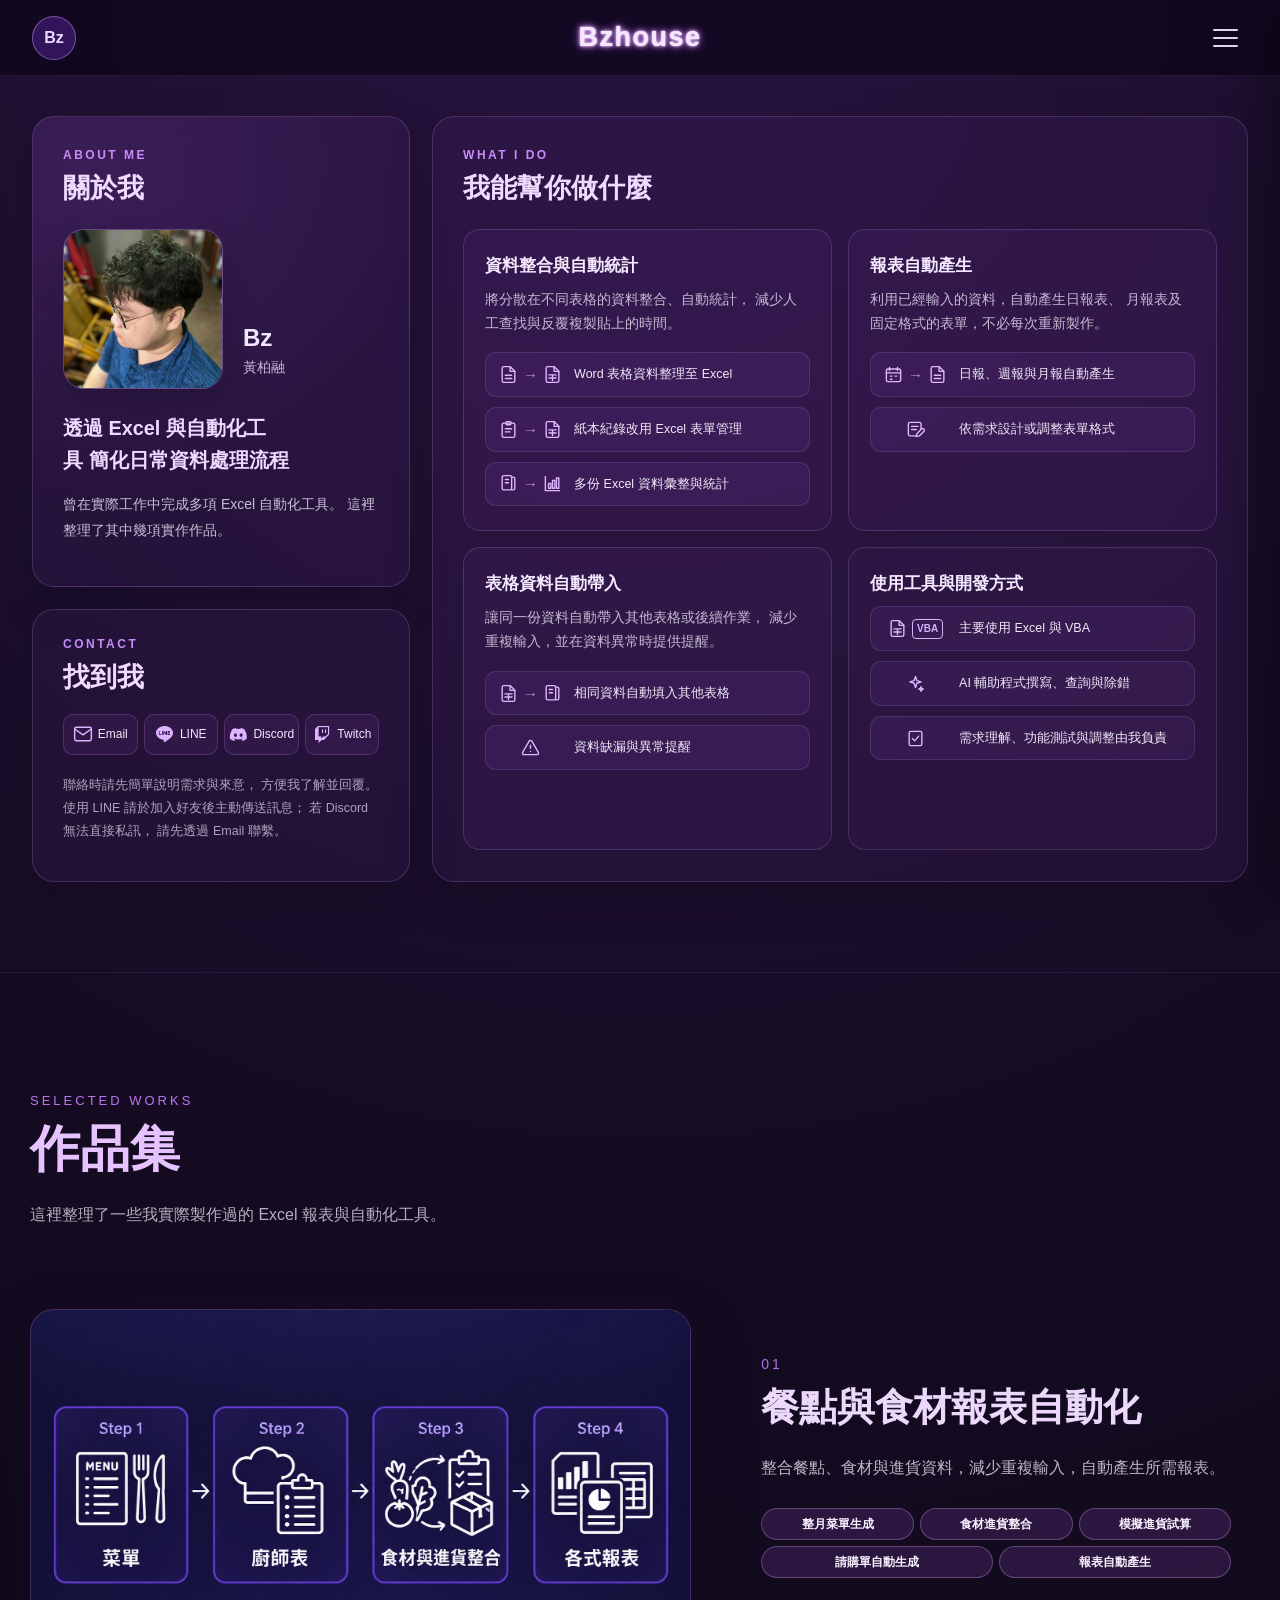
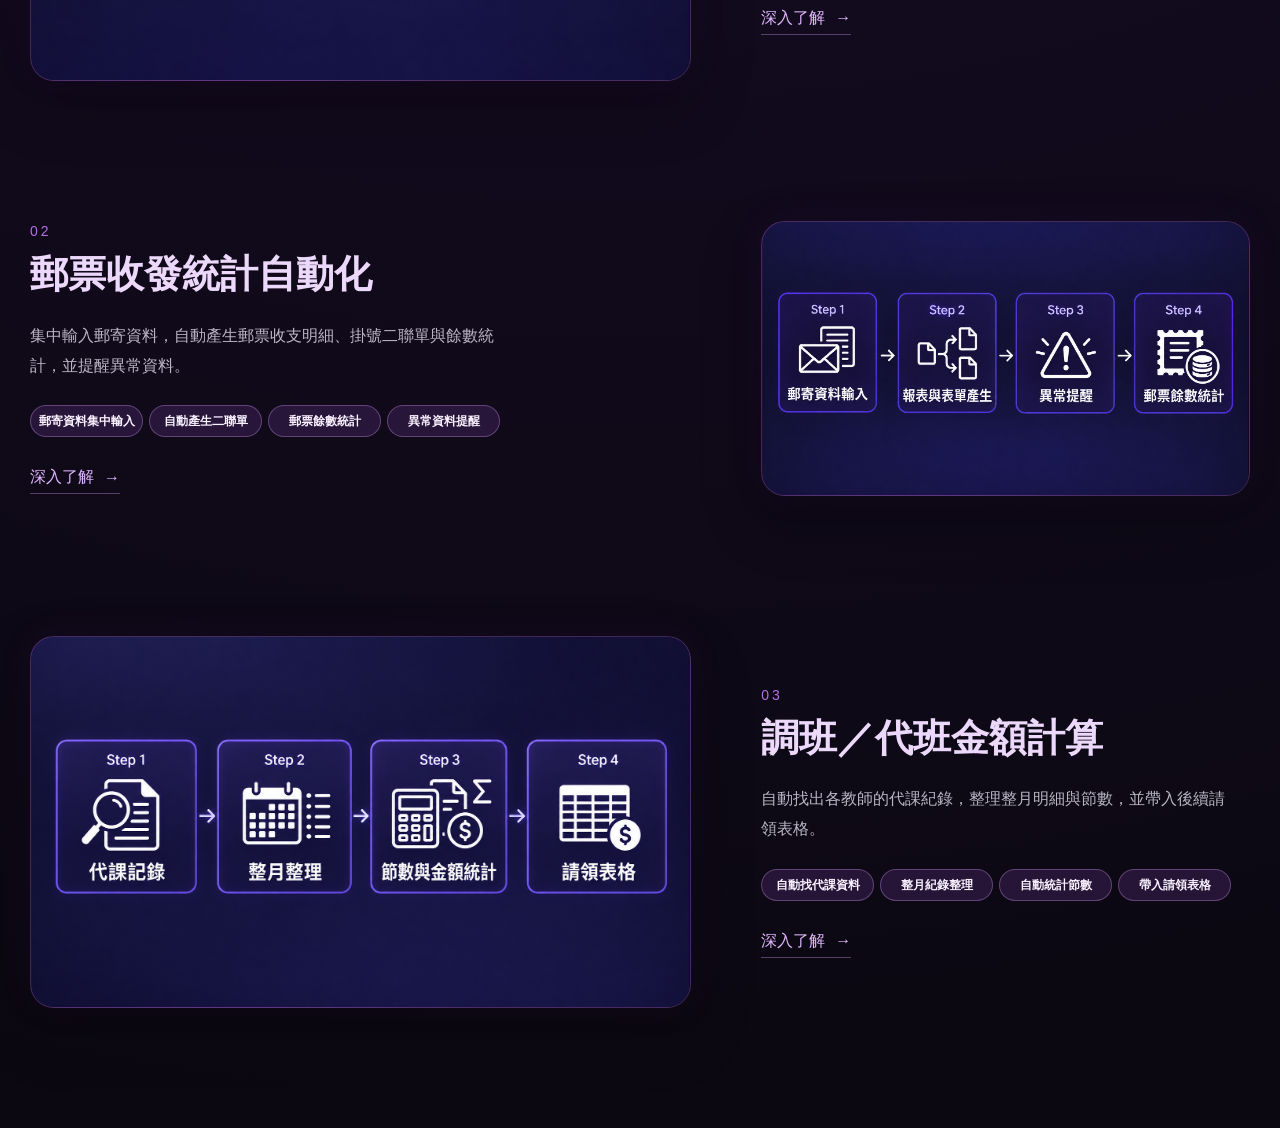
<file: index.html>
<!DOCTYPE html>
<html lang="zh-Hant">

<head>
    <meta charset="UTF-8">

    <meta
        name="viewport"
        content="width=device-width, initial-scale=1.0"
    >

    <title>Bzhouse</title>

    
    <link
        rel="stylesheet"
        href="https://cdn.jsdelivr.net/npm/bootstrap-icons@1.13.2/font/bootstrap-icons.min.css"
    >

    <link
        rel="stylesheet"
        href="style.css"
    >
</head>


<body>

    <!-- ========================================
         Header
    ========================================= -->
    <header class="header">

        <!-- 左上 Logo -->
        <a
            href="https://bzhouse.github.io/"
            class="logo"
            aria-label="回到首頁"
        >
            Bz
        </a>


        <!-- 中間網站名稱 -->
        <a
            href="https://bzhouse.github.io/"
            class="site-name"
        >
            Bzhouse
        </a>


        <!-- 右上選單 -->
        <button
            class="menu-button"
            id="menuButton"
            aria-label="開啟選單"
            aria-expanded="false"
            aria-controls="sideMenu"
        >
            <span></span>
            <span></span>
            <span></span>
        </button>

    </header>



    <!-- ========================================
         側邊選單遮罩
    ========================================= -->
    <div
        class="menu-overlay"
        id="menuOverlay"
    ></div>



    <!-- ========================================
         右側選單
    ========================================= -->
    <aside
        class="side-menu"
        id="sideMenu"
    >

        <div class="side-menu-header">

            <span>Bzhouse</span>

            <button
                class="close-menu-button"
                id="closeMenuButton"
                aria-label="關閉選單"
            >
                ×
            </button>

        </div>


        <nav class="side-menu-nav">

            <a href="https://bzhouse.github.io/">
                首頁
            </a>

            <a href="#about">
                關於我
            </a>

            <a href="#projects">
                作品集
            </a>


            <!-- 外觀設定 -->
            <button
                class="appearance-button"
                id="appearanceButton"
                type="button"
            >
                外觀設定

                <span>⚙</span>
            </button>


            <div
                class="appearance-panel"
                id="appearancePanel"
            >

                <!-- 背景顏色 -->
                <div class="theme-group">

                    <p>背景顏色</p>

                    <div
                        class="color-options"
                        id="backgroundOptions"
                    >

                        <button
                            class="color-dot background-dot active"
                            data-background="purple"
                            aria-label="深紫色背景"
                            title="深紫色"
                        ></button>

                        <button
                            class="color-dot background-dot bg-black"
                            data-background="black"
                            aria-label="黑色背景"
                            title="黑色"
                        ></button>

                        <button
                            class="color-dot background-dot bg-blue"
                            data-background="blue"
                            aria-label="深藍色背景"
                            title="深藍色"
                        ></button>

                        <button
                            class="color-dot background-dot bg-green"
                            data-background="green"
                            aria-label="深綠色背景"
                            title="深綠色"
                        ></button>

                        <button
                            class="color-dot background-dot bg-light"
                            data-background="light"
                            aria-label="淺色背景"
                            title="淺色"
                        ></button>

                    </div>

                </div>


                <!-- 文字顏色 -->
                <div class="theme-group">

                    <p>文字顏色</p>

                    <div
                        class="color-options"
                        id="textOptions"
                    >

                        <button
                            class="color-dot text-dot text-white active"
                            data-text="white"
                            aria-label="白色文字"
                            title="白色"
                        ></button>

                        <button
                            class="color-dot text-dot text-purple"
                            data-text="purple"
                            aria-label="淡紫色文字"
                            title="淡紫色"
                        ></button>

                        <button
                            class="color-dot text-dot text-yellow"
                            data-text="yellow"
                            aria-label="淡黃色文字"
                            title="淡黃色"
                        ></button>

                        <button
                            class="color-dot text-dot text-green"
                            data-text="green"
                            aria-label="淡綠色文字"
                            title="淡綠色"
                        ></button>

                        <button
                            class="color-dot text-dot text-black"
                            data-text="black"
                            aria-label="黑色文字"
                            title="黑色"
                        ></button>

                    </div>

                </div>


                <button
                    class="reset-theme-button"
                    id="resetThemeButton"
                    type="button"
                >
                    恢復預設
                </button>

            </div>

        </nav>

    </aside>



    <!-- ========================================
         網站主要內容
    ========================================= -->
    <main>



<!-- ========================================
     新版首頁：關於我 + 服務 + 找到我
     取代舊 Hero、About、Skills、Contact
     不要刪除原本作品集
======================================== -->

<section class="home-overview" id="home">

    <!-- 內建線條 icon，不需要額外下載圖片 -->
    <svg class="overview-svg-defs" xmlns="http://www.w3.org/2000/svg" aria-hidden="true">

        <symbol id="bz-file-text" viewBox="0 0 24 24">
            <path d="M14 2H6a2 2 0 0 0-2 2v16a2 2 0 0 0 2 2h12a2 2 0 0 0 2-2V8z"/>
            <path d="M14 2v6h6M8 13h8M8 17h8"/>
        </symbol>

        <symbol id="bz-spreadsheet" viewBox="0 0 24 24">
            <path d="M14 2H6a2 2 0 0 0-2 2v16a2 2 0 0 0 2 2h12a2 2 0 0 0 2-2V8z"/>
            <path d="M14 2v6h6M7.5 12.5h9M7.5 16.5h9M12 12.5v7"/>
        </symbol>

        <symbol id="bz-clipboard" viewBox="0 0 24 24">
            <rect x="4" y="4" width="16" height="18" rx="2"/>
            <rect x="9" y="2" width="6" height="4" rx="1"/>
            <path d="M8 11h8M8 15h6"/>
        </symbol>

        <symbol id="bz-files" viewBox="0 0 24 24">
            <path d="M16 4h2a2 2 0 0 1 2 2v12a2 2 0 0 1-2 2h-2"/>
            <rect x="4" y="2" width="12" height="18" rx="2"/>
            <path d="M8 7h4M8 11h4"/>
        </symbol>

        <symbol id="bz-chart" viewBox="0 0 24 24">
            <path d="M3 3v18h18"/>
            <rect x="7" y="12" width="3" height="6"/>
            <rect x="12" y="8" width="3" height="10"/>
            <rect x="17" y="5" width="3" height="13"/>
        </symbol>

        <symbol id="bz-calendar" viewBox="0 0 24 24">
            <rect x="3" y="5" width="18" height="16" rx="2"/>
            <path d="M7 3v4M17 3v4M3 10h18M8 14h2M14 14h2M8 18h2"/>
        </symbol>

        <symbol id="bz-edit" viewBox="0 0 24 24">
            <path d="M12 20H5a2 2 0 0 1-2-2V5a2 2 0 0 1 2-2h12a2 2 0 0 1 2 2v6"/>
            <path d="m14 17 5.5-5.5a2.12 2.12 0 0 1 3 3L17 20l-4 1z"/>
            <path d="M7 8h8M7 12h6"/>
        </symbol>

        <symbol id="bz-triangle" viewBox="0 0 24 24">
            <path d="m10.3 3.9-8.1 14A2 2 0 0 0 3.9 21h16.2a2 2 0 0 0 1.7-3.1l-8.1-14a2 2 0 0 0-3.4 0z"/>
            <path d="M12 9v4M12 17h.01"/>
        </symbol>

<symbol id="bz-sparkles" viewBox="0 0 24 24">
            <path d="m12 3 1.7 5.3L19 10l-5.3 1.7L12 17l-1.7-5.3L5 10l5.3-1.7z"/>
            <path d="m19 16 .7 2.3L22 19l-2.3.7L19 22l-.7-2.3L16 19l2.3-.7z"/>
        </symbol>

        <symbol id="bz-check" viewBox="0 0 24 24">
            <rect x="4" y="3" width="16" height="18" rx="2"/>
            <path d="m8 12 3 3 5-6"/>
        </symbol>

        <symbol id="bz-envelope" viewBox="0 0 24 24">
            <rect x="2" y="4" width="20" height="16" rx="2"/>
            <path d="m2 6 10 7 10-7"/>
        </symbol>

</svg>


    <div class="home-overview-container">

        <!-- ============================
             左上：關於我
        ============================ -->

        <article class="overview-panel overview-about" id="about">

            <div class="overview-kicker">ABOUT ME</div>
            <h2>關於我</h2>

            <div class="overview-identity">


                <div class="overview-photo">
                    <img src="images/profile.jpg" alt="Bz 個人照片">
                </div>



                <div class="overview-identity-text">
                    <strong>Bz</strong>
                    <span>黃柏融</span>
                </div>


            </div>

            <p class="overview-slogan">
                透過 Excel 與自動化工具
                簡化日常資料處理流程
            </p>

            <p class="overview-bio">
                曾在實際工作中完成多項 Excel 自動化工具。
                這裡整理了其中幾項實作作品。
            </p>

        </article>


        <!-- ============================
             右側：What I Do
        ============================ -->

        <section class="overview-panel overview-services" id="skills">

            <div class="overview-kicker">WHAT I DO</div>
            <h2>我能幫你做什麼</h2>

            <div class="overview-service-grid">

                <!-- 01 資料整合與自動統計 -->

                <article class="overview-service-card">

                    <h3>資料整合與自動統計</h3>

                    <p class="overview-service-desc">
                        將分散在不同表格的資料整合、自動統計，
                        減少人工查找與反覆複製貼上的時間。
                    </p>

                    <ul class="overview-task-list">

                        <li class="overview-task">
                            <span class="overview-flow">
                                <svg class="overview-icon" aria-hidden="true">
                                    <use href="#bz-file-text"></use>
                                </svg>
                                <span class="overview-arrow">→</span>
                                <svg class="overview-icon" aria-hidden="true">
                                    <use href="#bz-spreadsheet"></use>
                                </svg>
                            </span>
                            <span>Word 表格資料整理至 Excel</span>
                        </li>

                        <li class="overview-task">
                            <span class="overview-flow">
                                <svg class="overview-icon" aria-hidden="true">
                                    <use href="#bz-clipboard"></use>
                                </svg>
                                <span class="overview-arrow">→</span>
                                <svg class="overview-icon" aria-hidden="true">
                                    <use href="#bz-spreadsheet"></use>
                                </svg>
                            </span>
                            <span>紙本紀錄改用 Excel 表單管理</span>
                        </li>

                        <li class="overview-task">
                            <span class="overview-flow">
                                <svg class="overview-icon" aria-hidden="true">
                                    <use href="#bz-files"></use>
                                </svg>
                                <span class="overview-arrow">→</span>
                                <svg class="overview-icon" aria-hidden="true">
                                    <use href="#bz-chart"></use>
                                </svg>
                            </span>
                            <span>多份 Excel 資料彙整與統計</span>
                        </li>

                    </ul>

                </article>


                <!-- 02 報表自動產生 -->

                <article class="overview-service-card">

                    <h3>報表自動產生</h3>

                    <p class="overview-service-desc">
                        利用已經輸入的資料，自動產生日報表、
                        月報表及固定格式的表單，不必每次重新製作。
                    </p>

                    <ul class="overview-task-list">

                        <li class="overview-task">
                            <span class="overview-flow">
                                <svg class="overview-icon" aria-hidden="true">
                                    <use href="#bz-calendar"></use>
                                </svg>
                                <span class="overview-arrow">→</span>
                                <svg class="overview-icon" aria-hidden="true">
                                    <use href="#bz-file-text"></use>
                                </svg>
                            </span>
                            <span>日報、週報與月報自動產生</span>
                        </li>

                        <li class="overview-task">
                            <span class="overview-flow overview-flow-single">
                                <svg class="overview-icon" aria-hidden="true">
                                    <use href="#bz-edit"></use>
                                </svg>
                            </span>
                            <span>依需求設計或調整表單格式</span>
                        </li>

                    </ul>

                </article>


                <!-- 03 表格資料自動帶入 -->

                <article class="overview-service-card">

                    <h3>表格資料自動帶入</h3>

                    <p class="overview-service-desc">
                        讓同一份資料自動帶入其他表格或後續作業，
                        減少重複輸入，並在資料異常時提供提醒。
                    </p>

                    <ul class="overview-task-list">

                        <li class="overview-task">
                            <span class="overview-flow">
                                <svg class="overview-icon" aria-hidden="true">
                                    <use href="#bz-spreadsheet"></use>
                                </svg>
                                <span class="overview-arrow">→</span>
                                <svg class="overview-icon" aria-hidden="true">
                                    <use href="#bz-files"></use>
                                </svg>
                            </span>
                            <span>相同資料自動填入其他表格</span>
                        </li>

                        <li class="overview-task">
                            <span class="overview-flow overview-flow-single">
                                <svg class="overview-icon" aria-hidden="true">
                                    <use href="#bz-triangle"></use>
                                </svg>
                            </span>
                            <span>資料缺漏與異常提醒</span>
                        </li>

                    </ul>

                </article>


                <!-- 04 使用工具與開發方式 -->

                <article class="overview-service-card overview-service-tools">

                    <h3>使用工具與開發方式</h3>

                    <ul class="overview-task-list">


                        <li class="overview-task">
                            <span class="overview-flow">
                                <svg class="overview-icon" aria-hidden="true">
                                    <use href="#bz-spreadsheet"></use>
                                </svg>
                                <span class="overview-vba-icon" aria-hidden="true">VBA</span>
                            </span>
                            <span>主要使用 Excel 與 VBA</span>
                        </li>


                        <li class="overview-task">
                            <span class="overview-flow overview-flow-single">
                                <svg class="overview-icon" aria-hidden="true">
                                    <use href="#bz-sparkles"></use>
                                </svg>
                            </span>
                            <span>AI 輔助程式撰寫、查詢與除錯</span>
                        </li>

                        <li class="overview-task">
                            <span class="overview-flow overview-flow-single">
                                <svg class="overview-icon" aria-hidden="true">
                                    <use href="#bz-check"></use>
                                </svg>
                            </span>
                            <span>需求理解、功能測試與調整由我負責</span>
                        </li>

                    </ul>

                </article>

            </div>

        </section>


        <!-- ============================
             左下：找到我
        ============================ -->

        <section class="overview-panel overview-contact" id="contact">

            <div class="overview-kicker">CONTACT</div>
            <h2>找到我</h2>

            <div class="overview-contact-links">

                <a
                    href="#"
                    id="copyEmail"
                    data-email="k2875633@gmail.com"
                    class="overview-contact-link"
                >
                    <svg class="overview-icon" aria-hidden="true">
                        <use href="#bz-envelope"></use>
                    </svg>
                    <span>Email</span>
                </a>

                <a
                    href="https://line.me/ti/p/h4XbMibrFY"
                    class="overview-contact-link"
                    target="_blank"
                    rel="noopener noreferrer"
                >
                    <i class="bi bi-line" aria-hidden="true"></i>
                    <span>LINE</span>
                </a>

                <a
                    href="https://discord.com/users/287235722673651712"
                    class="overview-contact-link"
                    target="_blank"
                    rel="noopener noreferrer"
                >
                    <i class="bi bi-discord" aria-hidden="true"></i>
                    <span>Discord</span>
                </a>

                <a
                    href="https://www.twitch.tv/bzgamehouse"
                    class="overview-contact-link"
                    target="_blank"
                    rel="noopener noreferrer"
                >
                    <i class="bi bi-twitch" aria-hidden="true"></i>
                    <span>Twitch</span>
                </a>

            </div>

            <p class="overview-contact-note">
                聯絡時請先簡單說明需求與來意，
                方便我了解並回覆。
                使用 LINE 請於加入好友後主動傳送訊息；
                若 Discord 無法直接私訊，
                請先透過 Email 聯繫。
            </p>

        </section>

    </div>

</section>




        <!-- ========================================
     作品集
======================================== -->
<section class="projects-section" id="projects">

    <div class="projects-container">

        <!-- ===== 區塊標題 ===== -->
        <div class="projects-header">

            <p class="section-label">
                SELECTED WORKS
            </p>

            <h2>
                作品集
            </h2>

            <p class="projects-description">
                這裡整理了一些我實際製作過的 Excel 報表與自動化工具。
            </p>

        </div>



        <!-- ========================================
             作品 01：給養報表自動化
        ========================================= -->
        <article class="project-item">

            <div class="project-preview">


                <div class="project-placeholder project-placeholder--image">
                    <img
                        src="images/food-report-preview.png"
                        alt="餐點與食材報表自動化流程預覽"
                        loading="lazy"
                    >
                </div>


            </div>


            <div class="project-content">

                <p class="project-number">
                    01
                </p>

                <h3>
                    餐點與食材報表自動化
                </h3>

                <p class="project-summary">
                    整合餐點、食材與進貨資料，減少重複輸入，自動產生所需報表。
                </p>


                <div class="project-tags">

                    <span>整月菜單生成</span>
                    <span>食材進貨整合</span>
                    <span>模擬進貨試算</span>
                    <span>請購單自動生成</span>
                    <span>報表自動產生</span>

                </div>


                <a
                    class="project-link"
                    href="projects/food-report.html"
                >
                    深入了解
                    <span>→</span>
                </a>

            </div>

        </article>



        <!-- ========================================
             作品 02：郵票收發統計
        ========================================= -->
        <article class="project-item project-reverse">

            <div class="project-preview">

                <div class="project-placeholder project-placeholder--image">
                    <img
                        src="images/postage-report-preview.png"
                        alt="郵票收發統計自動化流程預覽"
                        loading="lazy"
                    >
                </div>


            </div>


            <div class="project-content">

                <p class="project-number">
                    02
                </p>

                <h3>
                    郵票收發統計自動化
                </h3>

                <p class="project-summary">
                    集中輸入郵寄資料，自動產生郵票收支明細、掛號二聯單與餘數統計，並提醒異常資料。
                </p>


                <div class="project-tags">

                    <span>郵寄資料集中輸入</span>
                    <span>自動產生二聯單</span>
                    <span>郵票餘數統計</span>
                    <span>異常資料提醒</span>

                </div>


                <a
                    class="project-link"
                    href="projects/postage-report.html"
                >
                    深入了解
                    <span>→</span>
                </a>

            </div>

        </article>



        <!-- ========================================
             作品 03：調班／代班金額計算
        ========================================= -->
        <article class="project-item">

            <div class="project-preview">


                <div class="project-placeholder project-placeholder--image">
                    <img
                        src="images/substitute-report-preview.png"
                        alt="調班與代班金額計算自動化流程預覽"
                        loading="lazy"
                    >
                </div>


            </div>


            <div class="project-content">

                <p class="project-number">
                    03
                </p>

                <h3>
                    調班／代班金額計算
                </h3>

                <p class="project-summary">
                    自動找出各教師的代課紀錄，整理整月明細與節數，並帶入後續請領表格。
                </p>


                <div class="project-tags">

                    <span>自動找代課資料</span>
                    <span>整月紀錄整理</span>
                    <span>自動統計節數</span>
                    <span>帶入請領表格</span>

                </div>


                <a
                    class="project-link"
                    href="projects/substitute-report.html"
                >
                    深入了解
                    <span>→</span>
                </a>

            </div>

        </article>

    </div>

</section>

    </main>



    <!-- JavaScript -->
    <script src="main.js"></script>

</body>

</html>
</file>
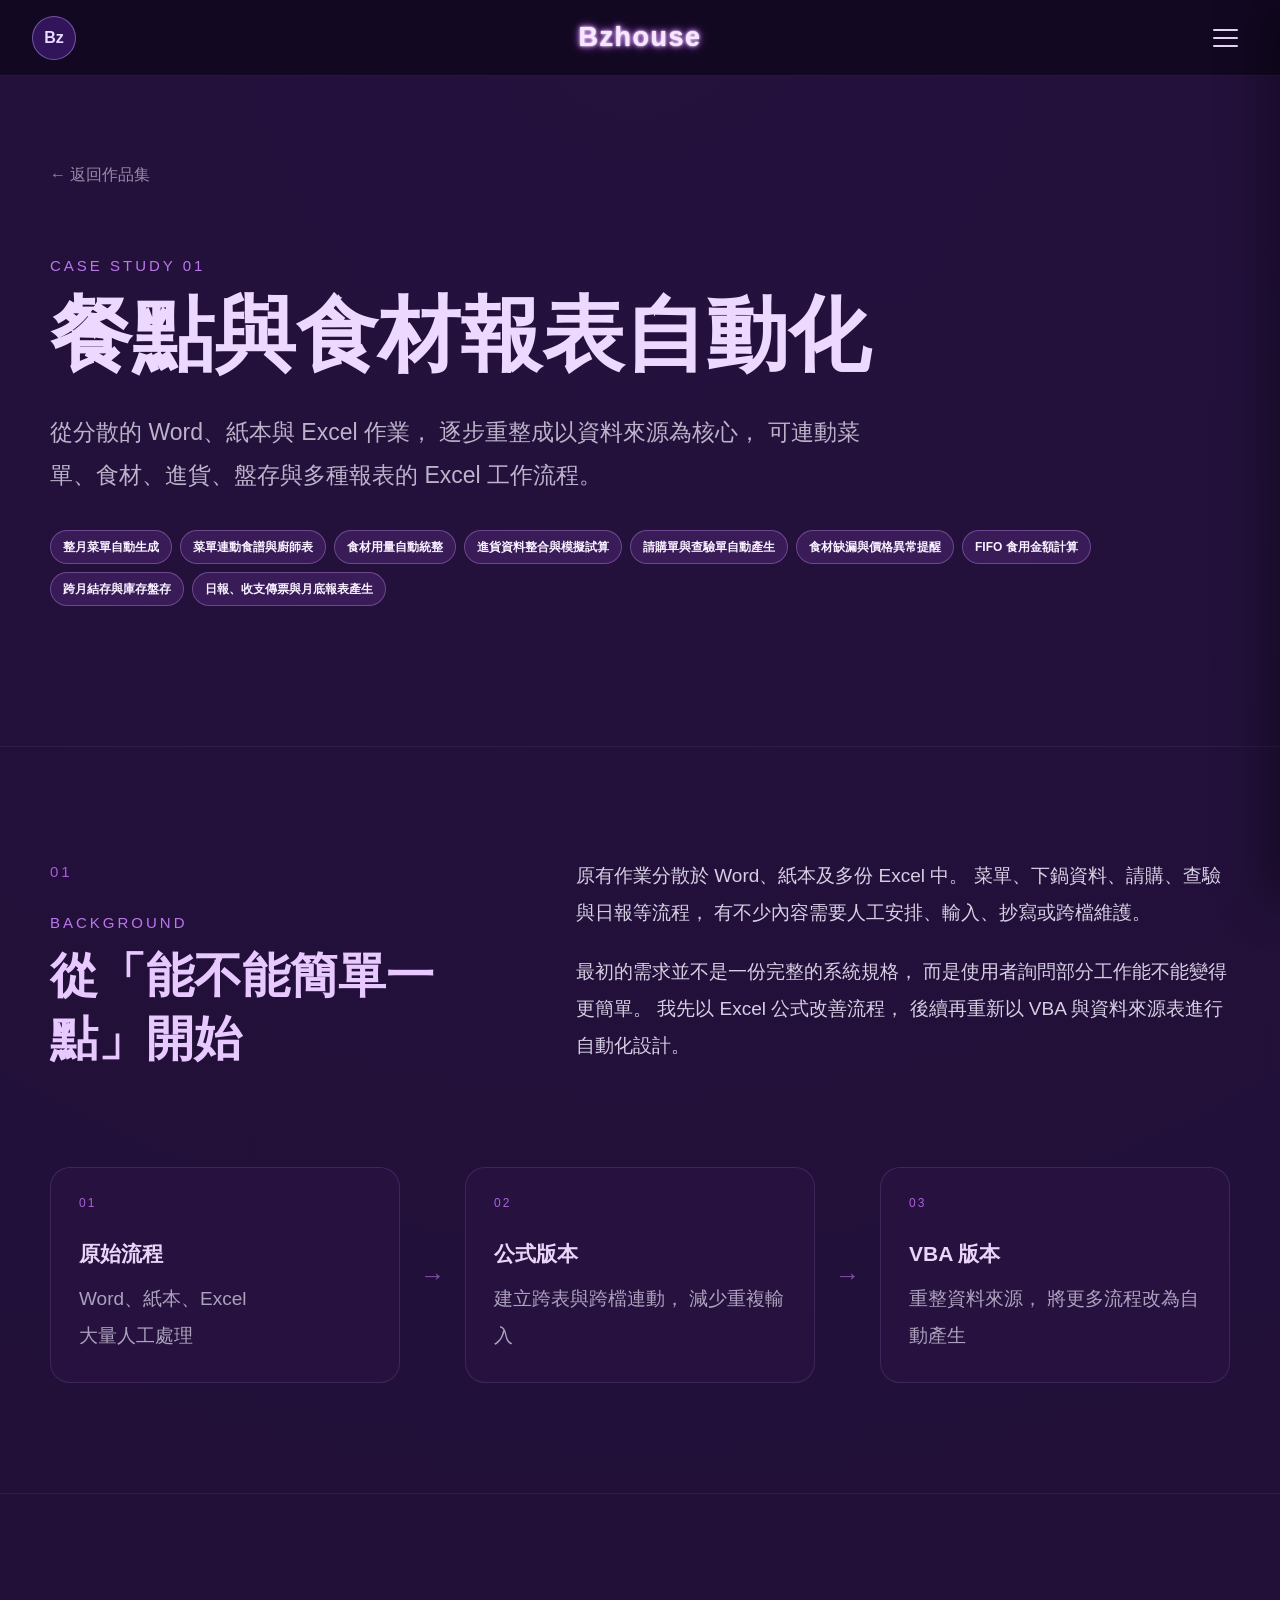
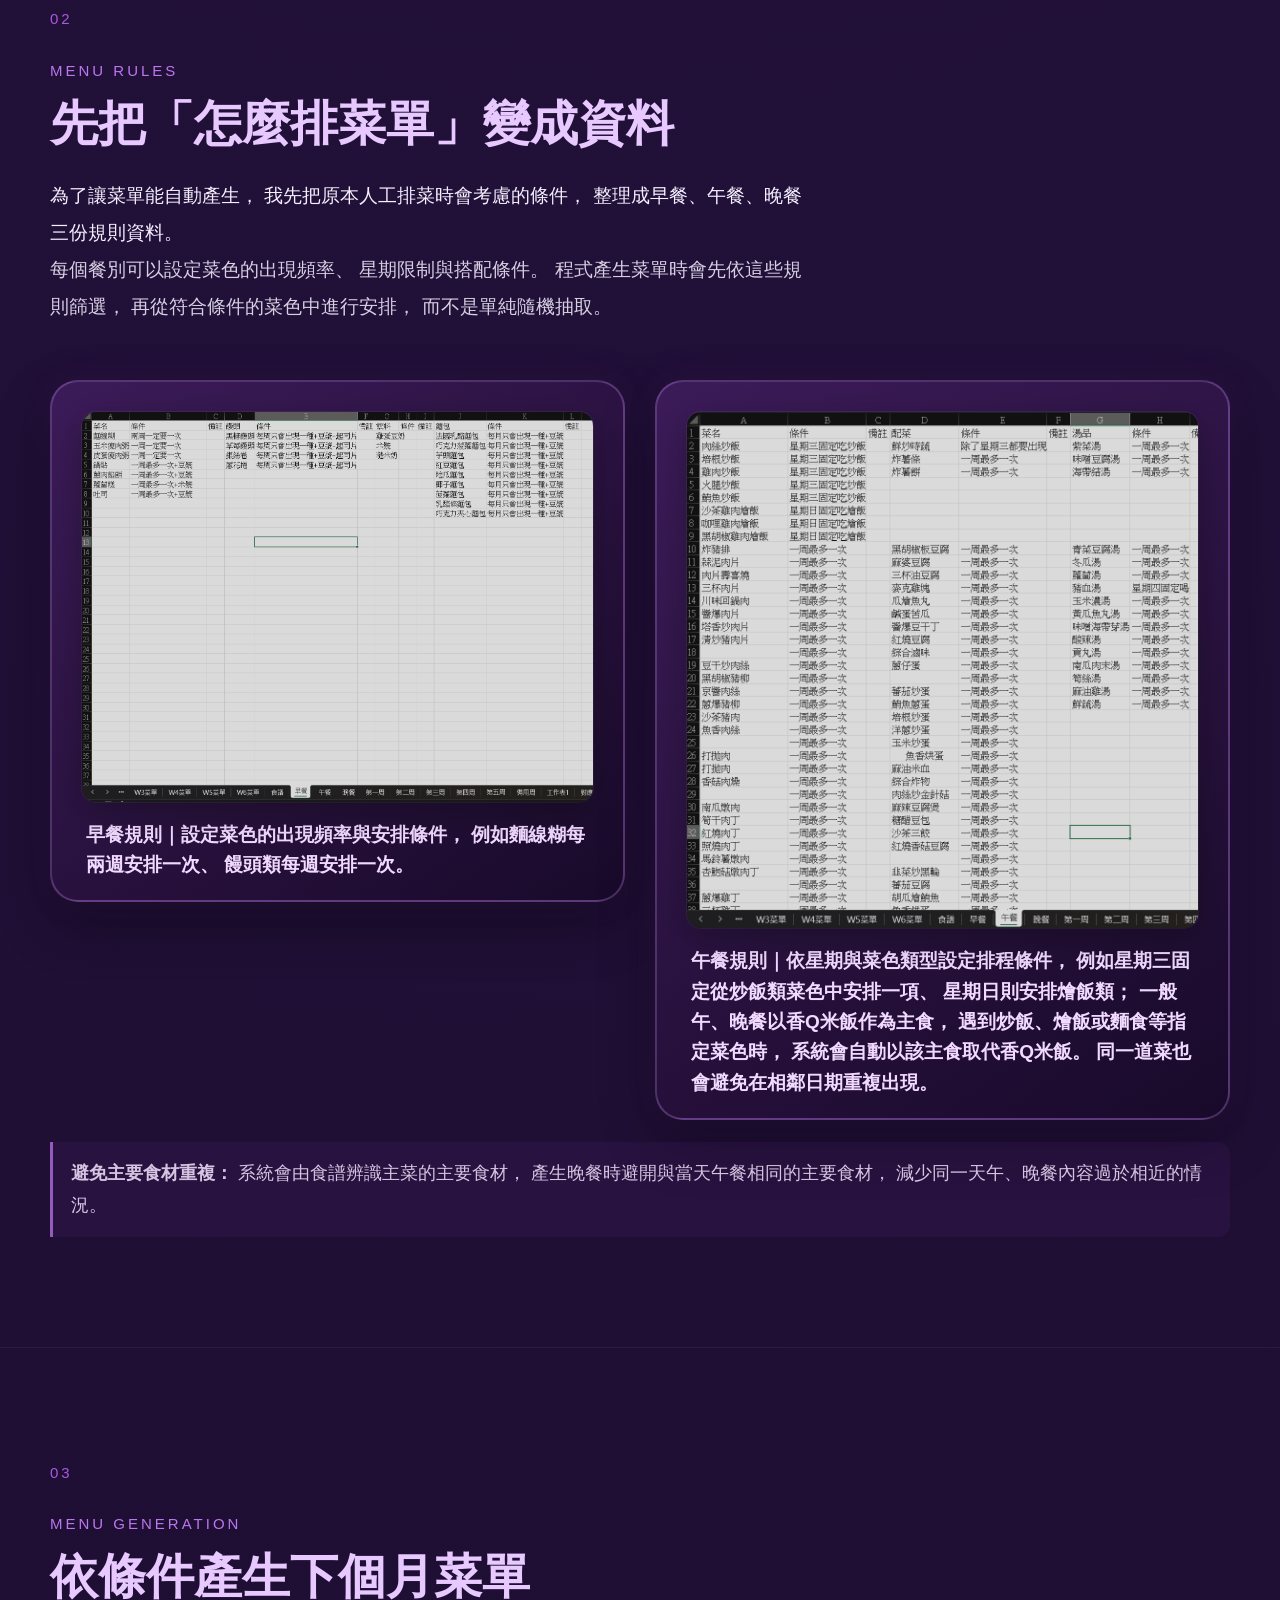
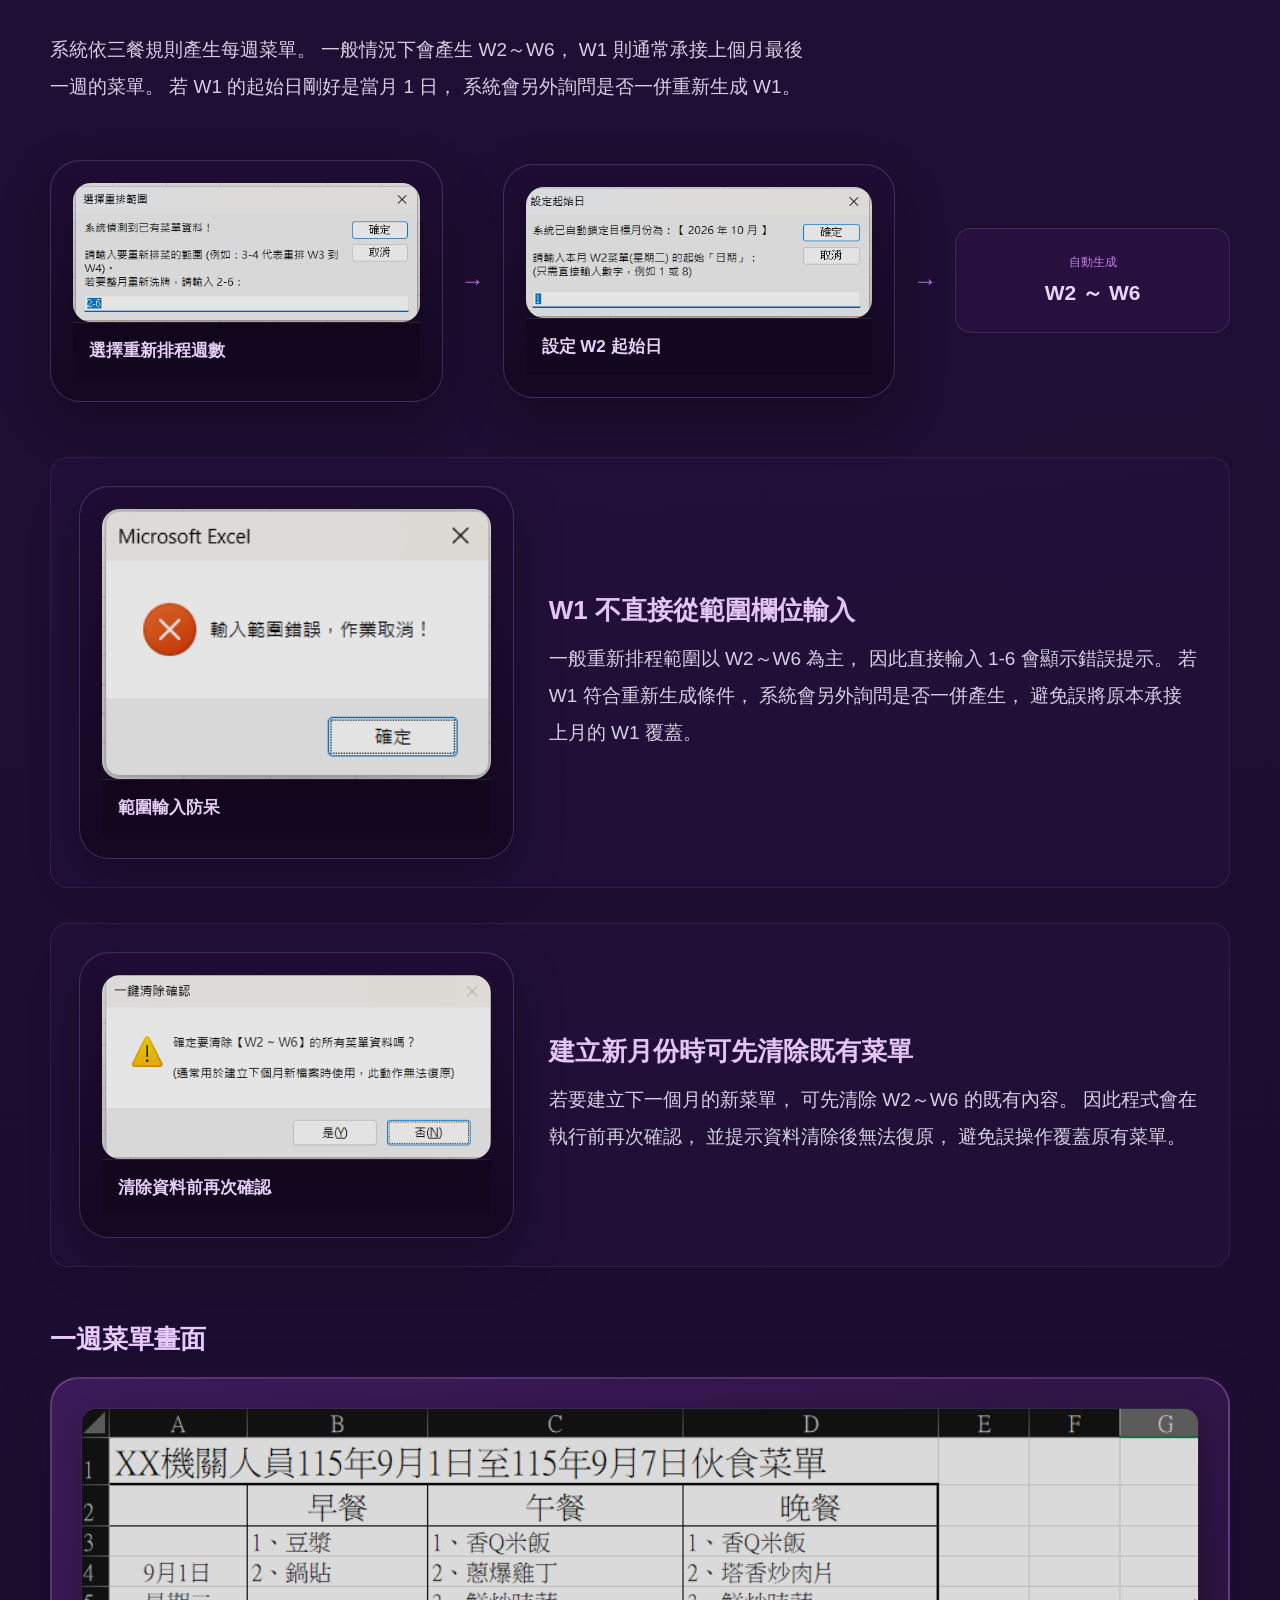
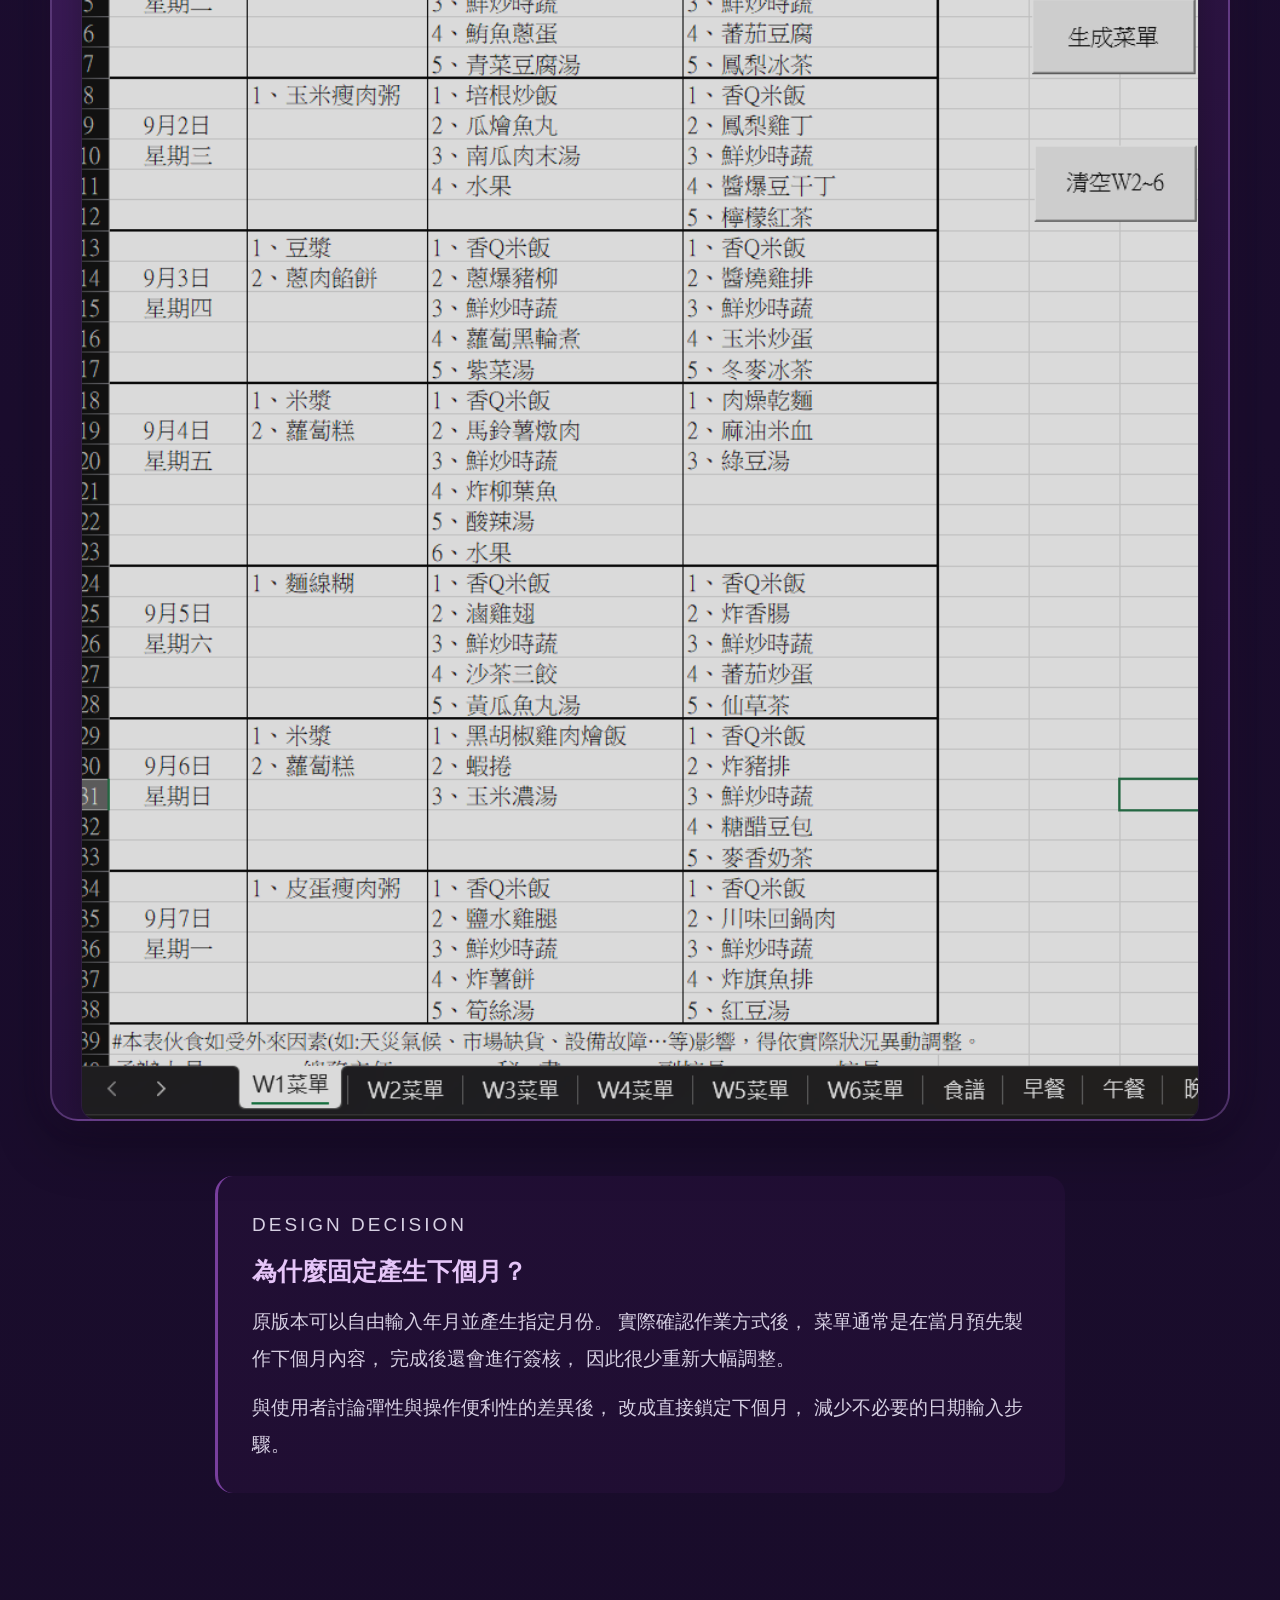
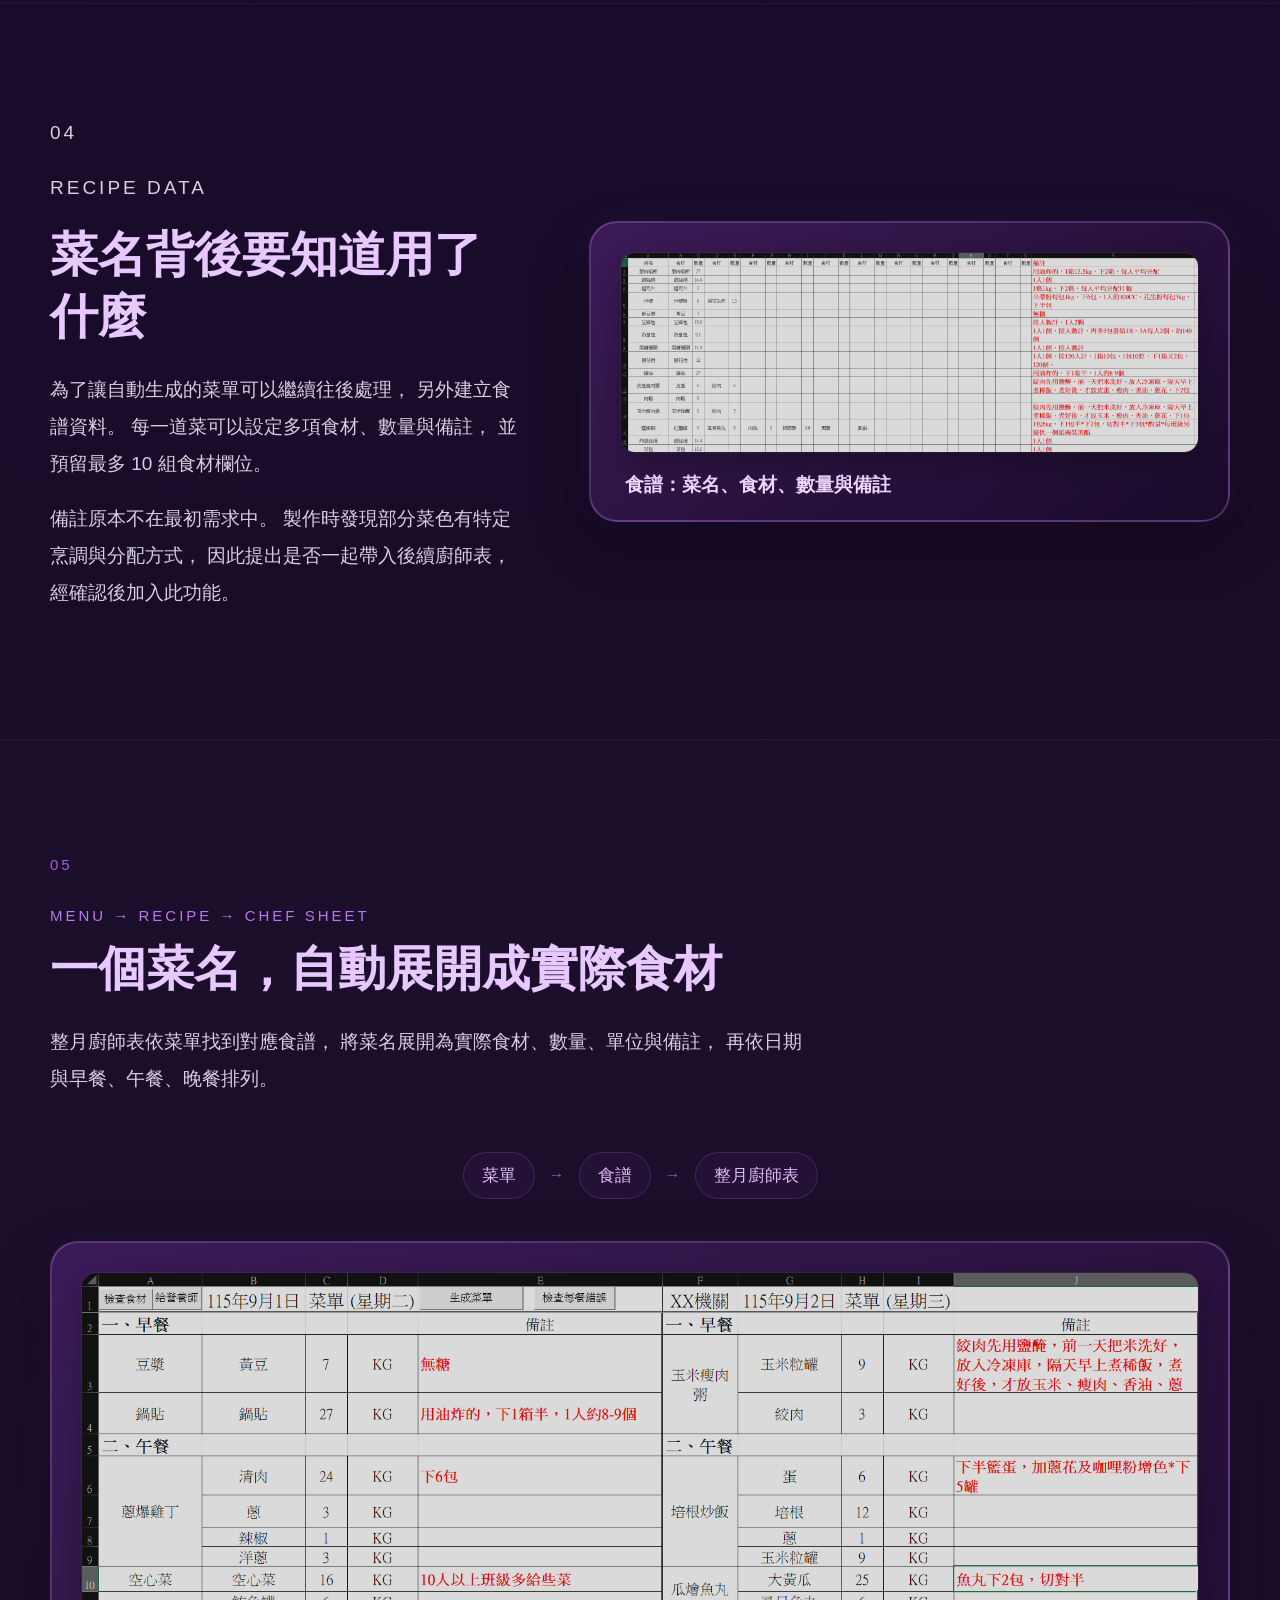
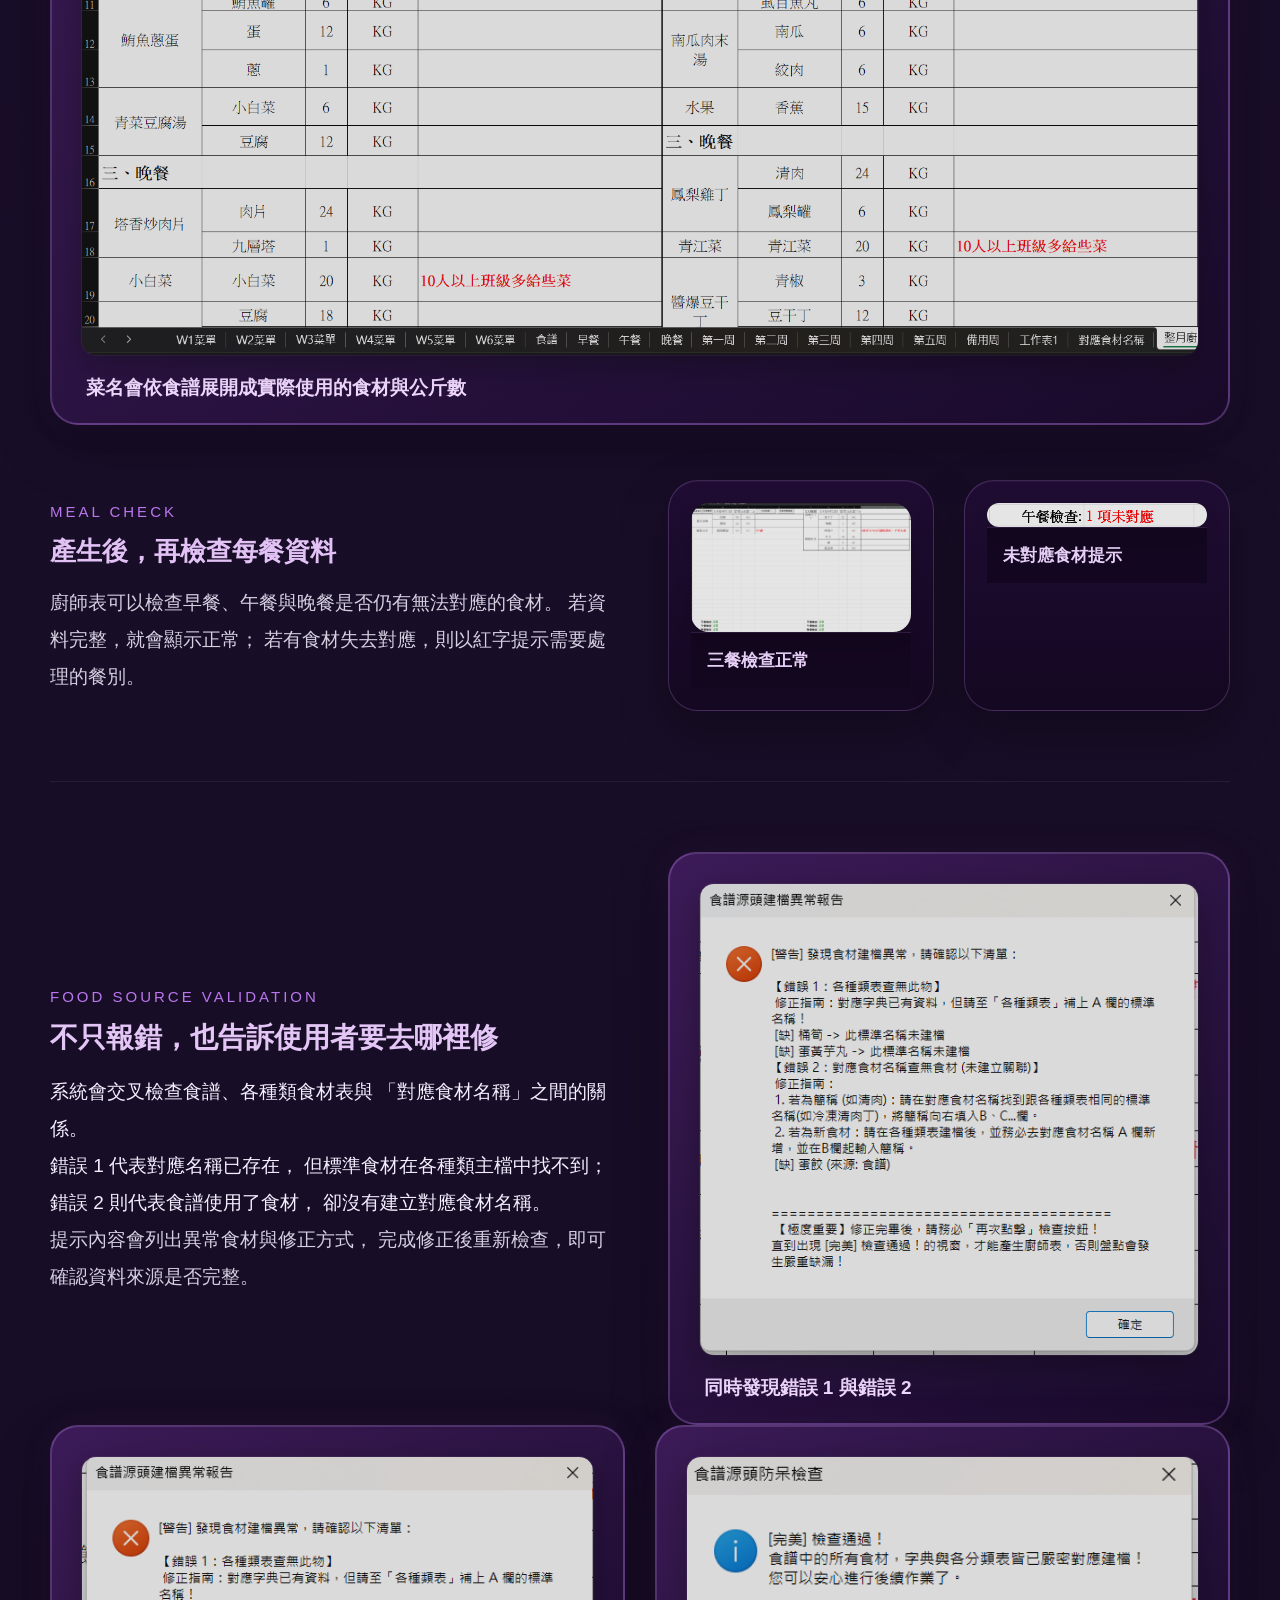
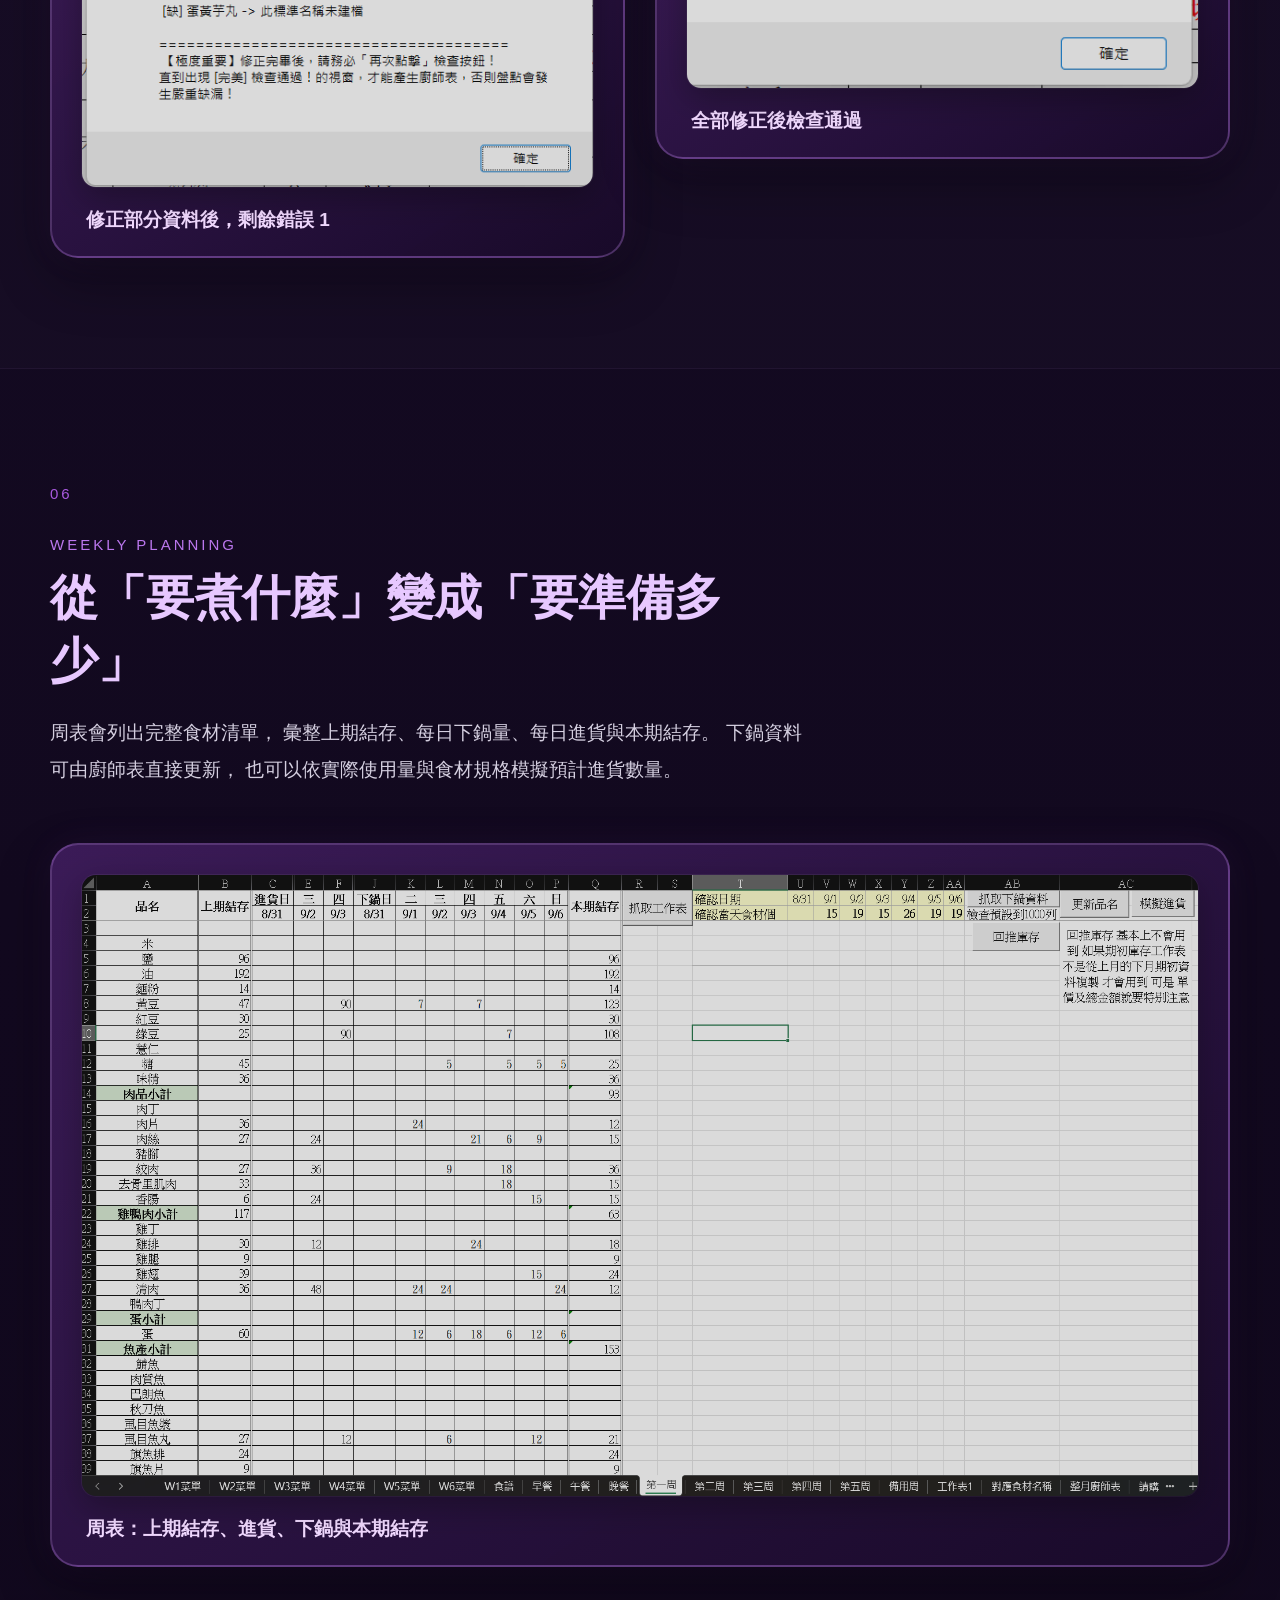
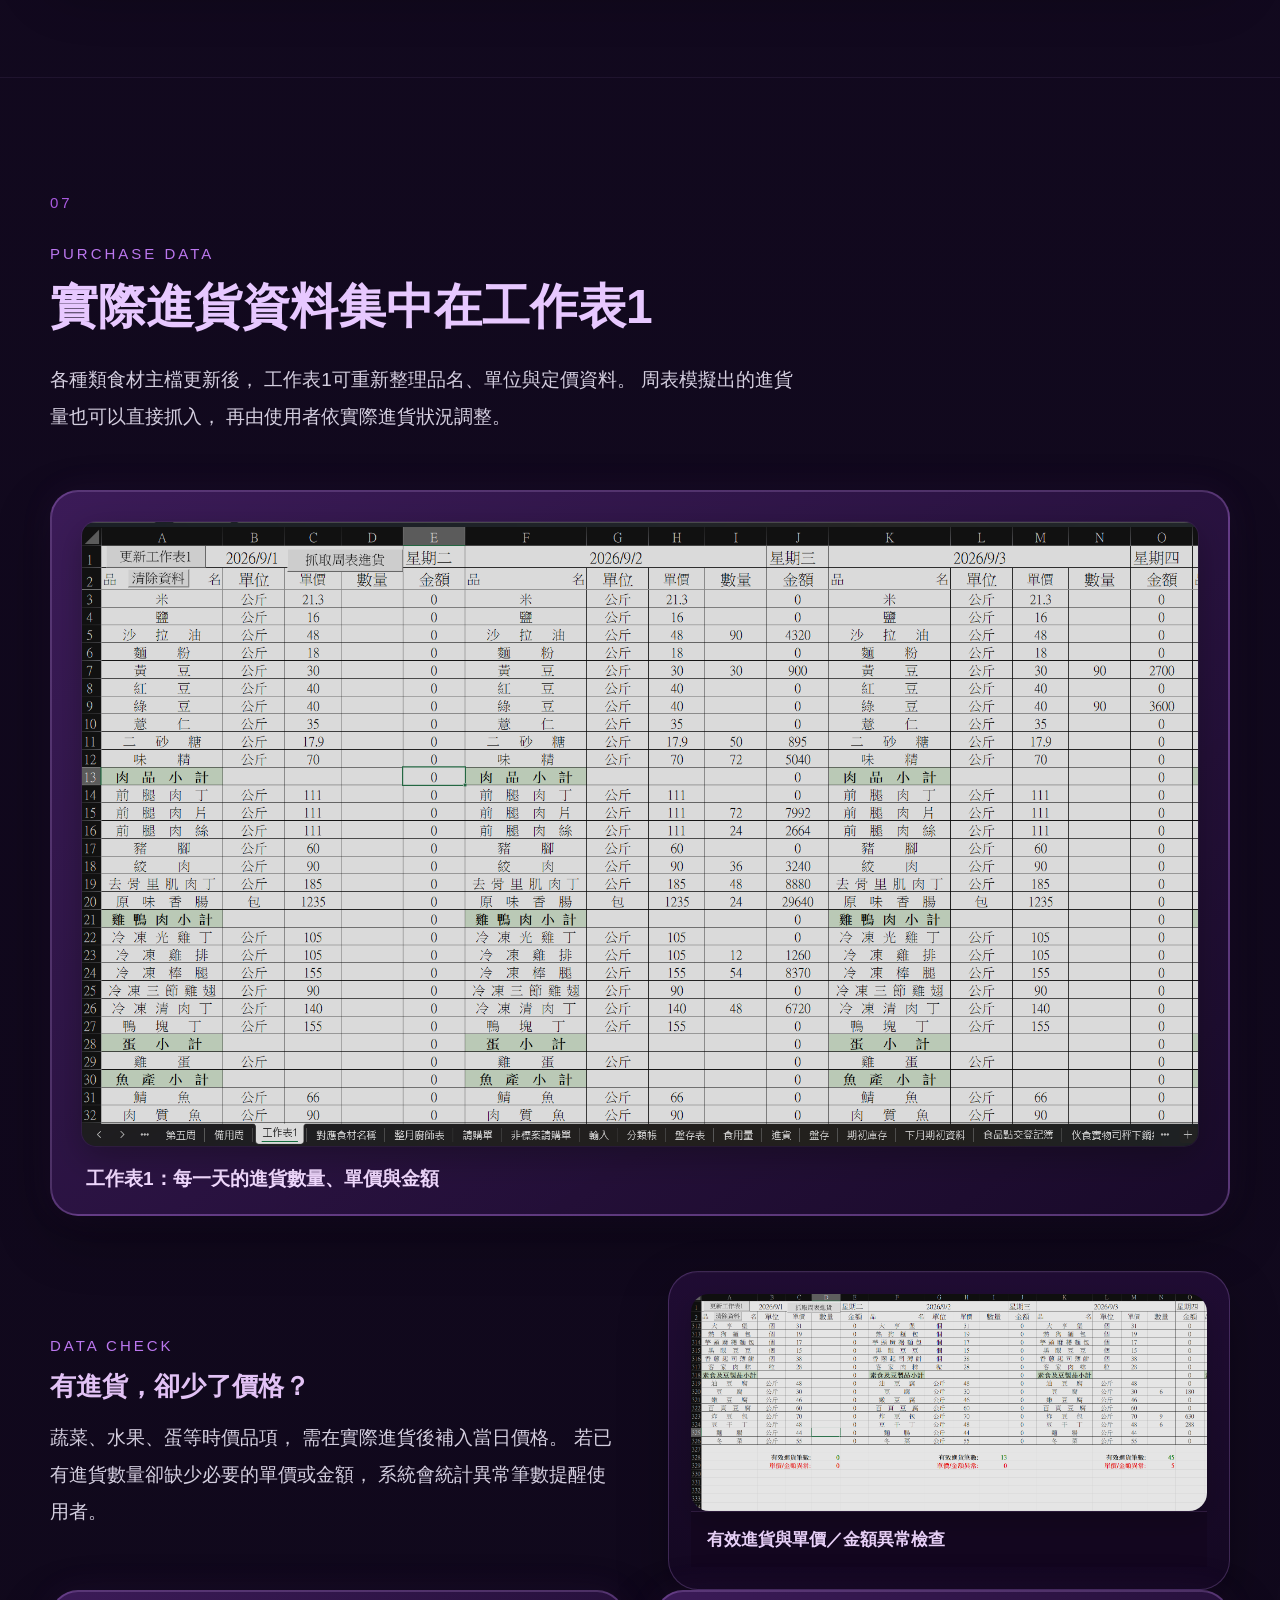
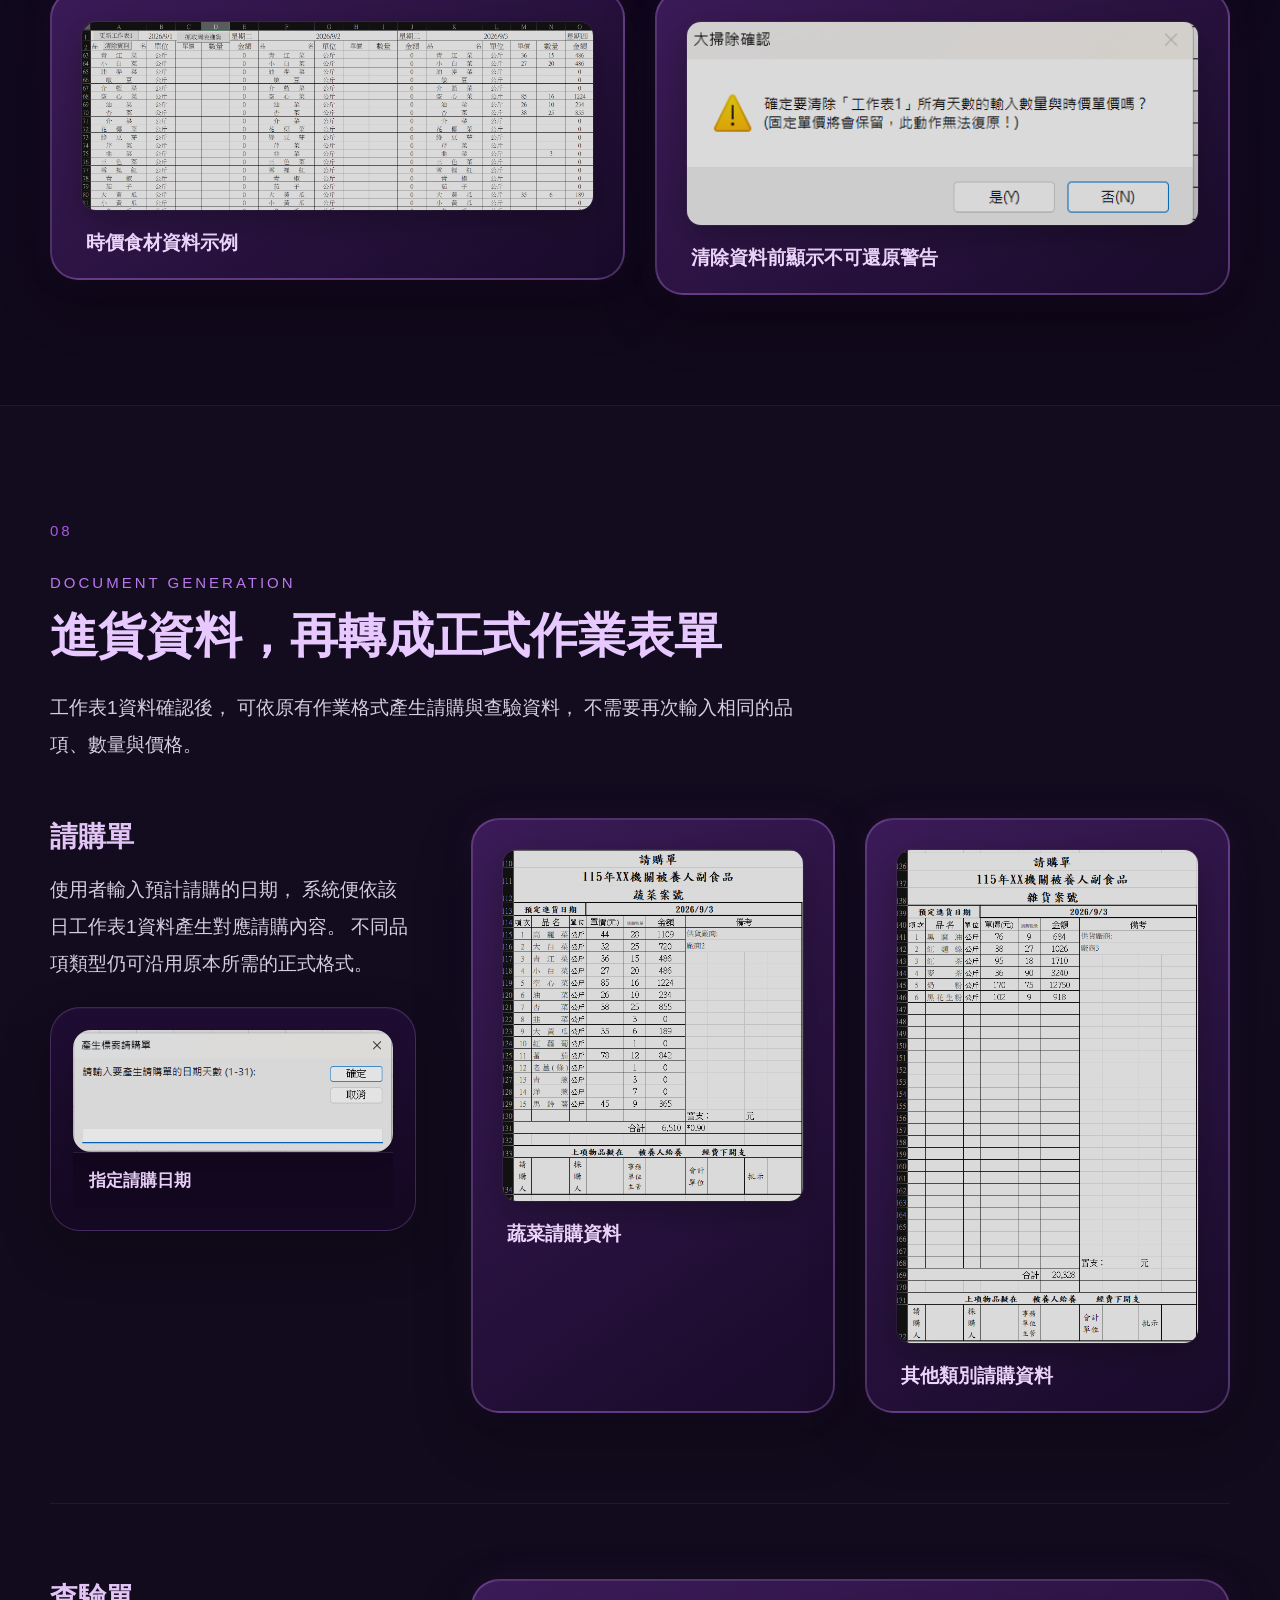
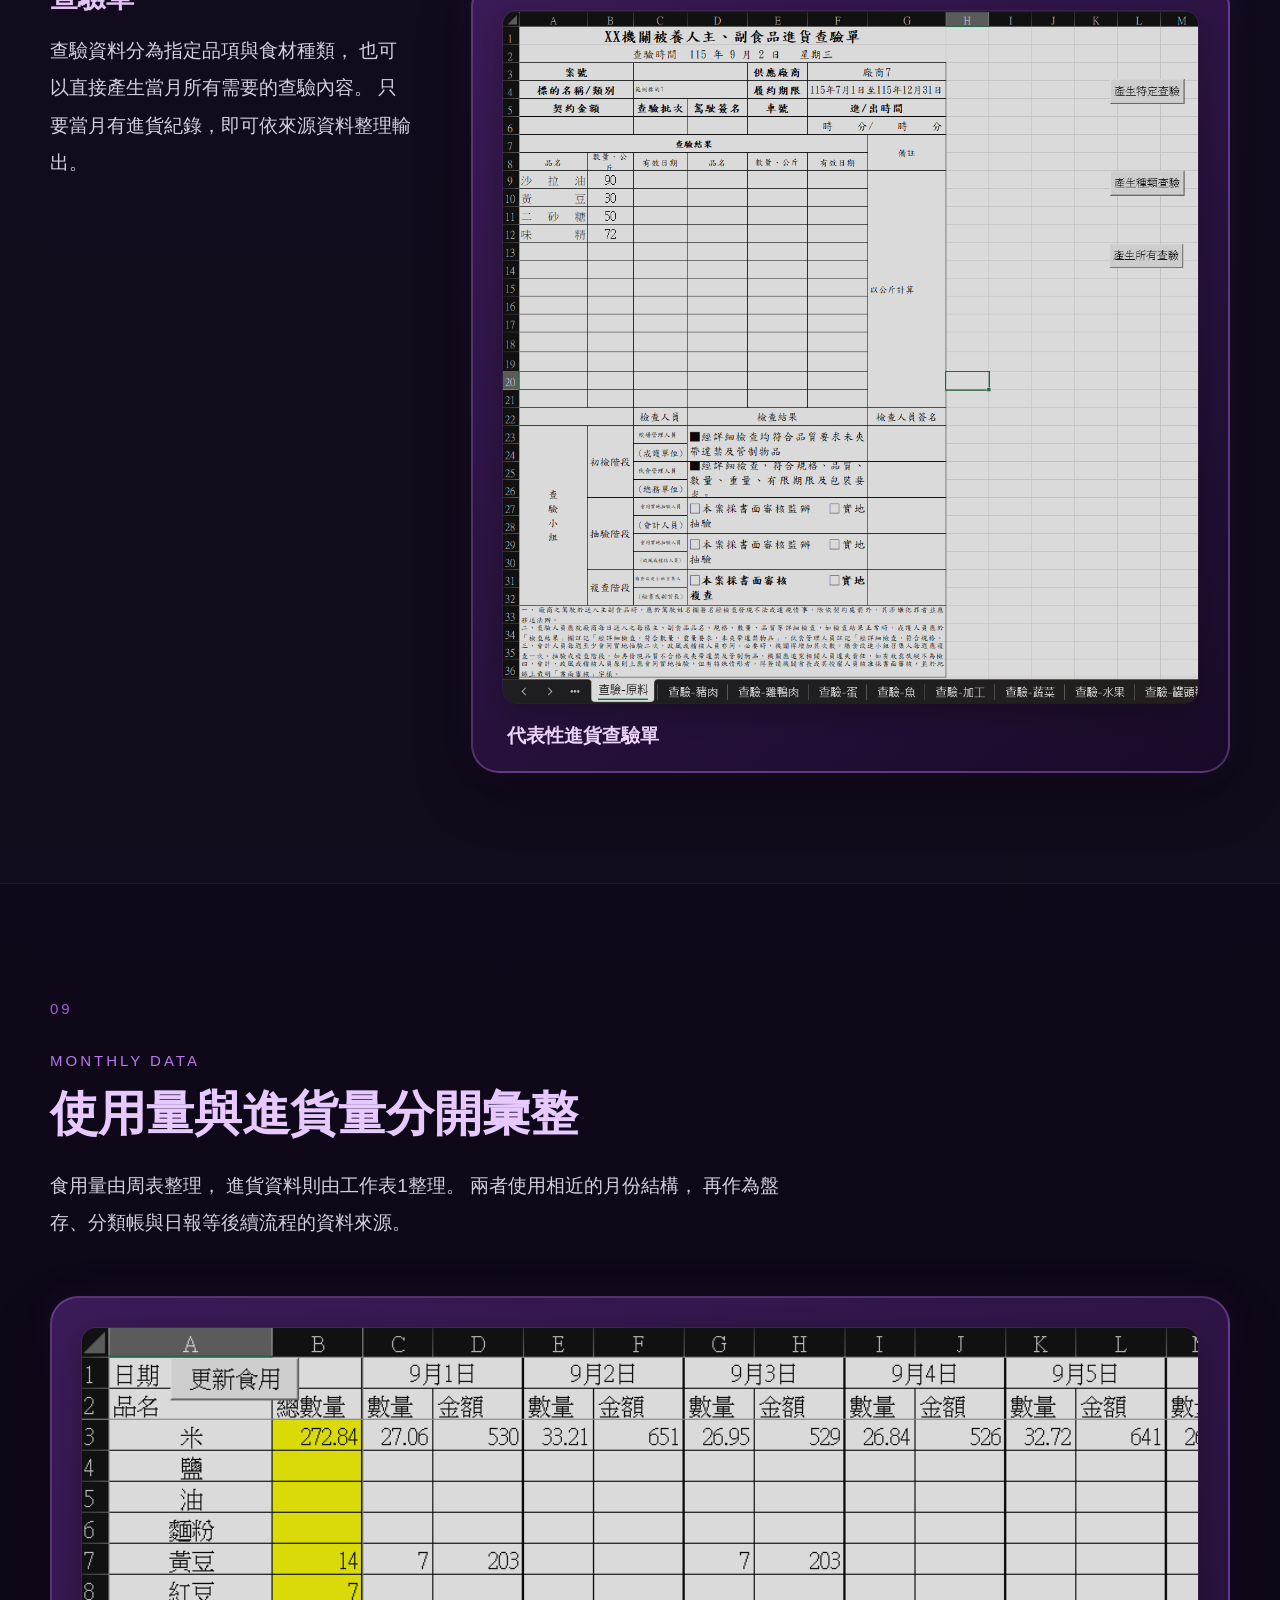
<file: projects/food-report.html>
<!DOCTYPE html>
<html lang="zh-Hant">

<head>
    <meta charset="UTF-8">

    <meta
        name="viewport"
        content="width=device-width, initial-scale=1.0"
    >

    <meta
        name="description"
        content="Bzhouse 餐點與食材報表自動化作品案例：以 Excel 與 VBA 重整菜單、食譜、進貨、盤存與日報等工作流程。"
    >

    <title>餐點與食材報表自動化｜Bzhouse</title>

    <link
        rel="stylesheet"
        href="../style.css"
    >
</head>


<body>


    <!-- ========================================
         Header
    ========================================= -->
    <header class="header">

        <a
            href="https://bzhouse.github.io/"
            class="logo"
            aria-label="回到首頁"
        >
            Bz
        </a>


        <a
            href="https://bzhouse.github.io/"
            class="site-name"
        >
            Bzhouse
        </a>


        <button
            class="menu-button"
            id="menuButton"
            aria-label="開啟選單"
            aria-expanded="false"
            aria-controls="sideMenu"
        >
            <span></span>
            <span></span>
            <span></span>
        </button>

    </header>



    <!-- ========================================
         側邊選單遮罩
    ========================================= -->
    <div
        class="menu-overlay"
        id="menuOverlay"
    ></div>



    <!-- ========================================
         右側選單
    ========================================= -->
    <aside
        class="side-menu"
        id="sideMenu"
    >

        <div class="side-menu-header">

            <span>
                Bzhouse
            </span>

            <button
                class="close-menu-button"
                id="closeMenuButton"
                aria-label="關閉選單"
            >
                ×
            </button>

        </div>


        <nav class="side-menu-nav">

            <a href="https://bzhouse.github.io/">
                首頁
            </a>

            <a href="../index.html#about">
                關於我
            </a>

            <a href="../index.html#projects">
                作品集
            </a>


            <button
                class="appearance-button"
                id="appearanceButton"
                type="button"
            >
                外觀設定

                <span>
                    ⚙
                </span>
            </button>


            <div
                class="appearance-panel"
                id="appearancePanel"
            >

                <!-- 背景顏色 -->
                <div class="theme-group">

                    <p>
                        背景顏色
                    </p>

                    <div
                        class="color-options"
                        id="backgroundOptions"
                    >

                        <button
                            class="color-dot background-dot active"
                            data-background="purple"
                            title="深紫色"
                            aria-label="深紫色背景"
                        ></button>

                        <button
                            class="color-dot background-dot bg-black"
                            data-background="black"
                            title="黑色"
                            aria-label="黑色背景"
                        ></button>

                        <button
                            class="color-dot background-dot bg-blue"
                            data-background="blue"
                            title="深藍色"
                            aria-label="深藍色背景"
                        ></button>

                        <button
                            class="color-dot background-dot bg-green"
                            data-background="green"
                            title="深綠色"
                            aria-label="深綠色背景"
                        ></button>

                        <button
                            class="color-dot background-dot bg-light"
                            data-background="light"
                            title="淺色"
                            aria-label="淺色背景"
                        ></button>

                    </div>

                </div>


                <!-- 文字顏色 -->
                <div class="theme-group">

                    <p>
                        文字顏色
                    </p>

                    <div
                        class="color-options"
                        id="textOptions"
                    >

                        <button
                            class="color-dot text-dot text-white active"
                            data-text="white"
                            title="白色"
                            aria-label="白色文字"
                        ></button>

                        <button
                            class="color-dot text-dot text-purple"
                            data-text="purple"
                            title="淡紫色"
                            aria-label="淡紫色文字"
                        ></button>

                        <button
                            class="color-dot text-dot text-yellow"
                            data-text="yellow"
                            title="淡黃色"
                            aria-label="淡黃色文字"
                        ></button>

                        <button
                            class="color-dot text-dot text-green"
                            data-text="green"
                            title="淡綠色"
                            aria-label="淡綠色文字"
                        ></button>

                        <button
                            class="color-dot text-dot text-black"
                            data-text="black"
                            title="黑色"
                            aria-label="黑色文字"
                        ></button>

                    </div>

                </div>


                <button
                    class="reset-theme-button"
                    id="resetThemeButton"
                    type="button"
                >
                    恢復預設
                </button>

            </div>

        </nav>

    </aside>



    <!-- ========================================
         Case Study
    ========================================= -->
    <main class="case-study">


        <!-- ========================================
             作品首頁
        ========================================= -->
        <section class="case-hero">

            <div class="case-container">

                <a
                    href="../index.html#projects"
                    class="back-projects"
                >
                    ← 返回作品集
                </a>


                <p class="section-label">
                    CASE STUDY 01
                </p>


                <h1>
                    餐點與食材報表自動化
                </h1>


                <p class="case-lead">
                    從分散的 Word、紙本與 Excel 作業，
                    逐步重整成以資料來源為核心，
                    可連動菜單、食材、進貨、盤存與多種報表的 Excel 工作流程。
                </p>



                <div class="project-tags">

                    <span>整月菜單自動生成</span>
                    <span>菜單連動食譜與廚師表</span>
                    <span>食材用量自動統整</span>
                    <span>進貨資料整合與模擬試算</span>
                    <span>請購單與查驗單自動產生</span>
                    <span>食材缺漏與價格異常提醒</span>
                    <span>FIFO 食用金額計算</span>
                    <span>跨月結存與庫存盤存</span>
                    <span>日報、收支傳票與月底報表產生</span>

                </div>


            </div>

        </section>



        <!-- ========================================
             01 專案背景
        ========================================= -->
        <section class="case-section">

            <div class="case-container case-intro-grid">

                <div>

                    <p class="case-step">
                        01
                    </p>

                    <p class="section-label">
                        BACKGROUND
                    </p>

                    <h2>
                        從「能不能簡單一點」開始
                    </h2>

                </div>


                <div class="case-copy">

                    <p>
                        原有作業分散於 Word、紙本及多份 Excel 中。
                        菜單、下鍋資料、請購、查驗與日報等流程，
                        有不少內容需要人工安排、輸入、抄寫或跨檔維護。
                    </p>

                    <p>
                        最初的需求並不是一份完整的系統規格，
                        而是使用者詢問部分工作能不能變得更簡單。
                        我先以 Excel 公式改善流程，
                        後續再重新以 VBA 與資料來源表進行自動化設計。
                    </p>

                </div>

            </div>


            <div class="case-container">

                <div class="evolution-flow">

                    <div class="evolution-item">

                        <span>
                            01
                        </span>

                        <strong>
                            原始流程
                        </strong>

                        <p>
                            Word、紙本、Excel
                            <br>
                            大量人工處理
                        </p>

                    </div>


                    <div class="evolution-arrow">
                        →
                    </div>


                    <div class="evolution-item">

                        <span>
                            02
                        </span>

                        <strong>
                            公式版本
                        </strong>

                        <p>
                            建立跨表與跨檔連動，
                            減少重複輸入
                        </p>

                    </div>


                    <div class="evolution-arrow">
                        →
                    </div>


                    <div class="evolution-item">

                        <span>
                            03
                        </span>

                        <strong>
                            VBA 版本
                        </strong>

                        <p>
                            重整資料來源，
                            將更多流程改為自動產生
                        </p>

                    </div>

                </div>

            </div>

        </section>



        <!-- ========================================
             02 菜單規則
        ========================================= -->
        <section class="case-section">

            <div class="case-container">

                <div class="case-heading">

                    <p class="case-step">
                        02
                    </p>

                    <p class="section-label">
                        MENU RULES
                    </p>

                    <h2>
                        先把「怎麼排菜單」變成資料
                    </h2>

                    <p>
                        為了讓菜單能自動產生，
                        我先把原本人工排菜時會考慮的條件，
                        整理成早餐、午餐、晚餐三份規則資料。
                    </p>

                    <p>
                        每個餐別可以設定菜色的出現頻率、
                        星期限制與搭配條件。
                        程式產生菜單時會先依這些規則篩選，
                        再從符合條件的菜色中進行安排，
                        而不是單純隨機抽取。
                    </p>

                </div>


                <div class="image-pair">

                    <!-- 早餐規則 -->
                    <figure class="case-figure">

                        <img
                            src="../images/projects/food-report/01_breakfast_rules.png"
                            alt="早餐菜單條件設定"
                            loading="lazy"
                        >

                        <figcaption>
                            早餐規則｜設定菜色的出現頻率與安排條件，
                            例如麵線糊每兩週安排一次、
                            饅頭類每週安排一次。
                        </figcaption>

                    </figure>


                    <!-- 午餐規則 -->
                    <figure class="case-figure">

                        <img
                            src="../images/projects/food-report/02_lunch_rules.png"
                            alt="午餐菜單條件設定"
                            loading="lazy"
                        >

                        <figcaption>
                            午餐規則｜依星期與菜色類型設定排程條件，
                            例如星期三固定從炒飯類菜色中安排一項、
                            星期日則安排燴飯類；
                            一般午、晚餐以香Q米飯作為主食，
                            遇到炒飯、燴飯或麵食等指定菜色時，
                            系統會自動以該主食取代香Q米飯。
                            同一道菜也會避免在相鄰日期重複出現。
                        </figcaption>

                    </figure>

                </div>


                <!-- 主要食材避免重複 -->
                <p class="figure-note">

                    <strong>
                        避免主要食材重複：
                    </strong>

                    系統會由食譜辨識主菜的主要食材，
                    產生晚餐時避開與當天午餐相同的主要食材，
                    減少同一天午、晚餐內容過於相近的情況。

                </p>

            </div>

        </section>



        <!-- ========================================
             03 生成菜單
        ========================================= -->
        <section class="case-section">

            <div class="case-container">

                <div class="case-heading">

                    <p class="case-step">
                        03
                    </p>

                    <p class="section-label">
                        MENU GENERATION
                    </p>

                    <h2>
                        依條件產生下個月菜單
                    </h2>

                    <p>
                        系統依三餐規則產生每週菜單。
                        一般情況下會產生 W2～W6，
                        W1 則通常承接上個月最後一週的菜單。
                        若 W1 的起始日剛好是當月 1 日，
                        系統會另外詢問是否一併重新生成 W1。
                    </p>

                </div>


                <!-- 生成流程 -->
                <div class="mini-process">

                    <figure class="mini-screen">

                        <img
                            src="../images/projects/food-report/03_menu_range_dialog.png"
                            alt="選擇菜單重新排程範圍"
                            loading="lazy"
                        >

                        <figcaption>
                            選擇重新排程週數
                        </figcaption>

                    </figure>


                    <span class="process-arrow">
                        →
                    </span>


                    <figure class="mini-screen">

                        <img
                            src="../images/projects/food-report/04_menu_start_date_dialog.png"
                            alt="設定菜單起始日期"
                            loading="lazy"
                        >

                        <figcaption>
                            設定 W2 起始日
                        </figcaption>

                    </figure>


                    <span class="process-arrow">
                        →
                    </span>


                    <div class="process-result">

                        <span>
                            自動生成
                        </span>

                        <strong>
                            W2 ～ W6
                        </strong>

                    </div>

                </div>


                <!-- 重新排程範圍防呆 -->
                <div class="warning-feature">

                    <figure class="mini-screen">

                        <img
                            src="../images/projects/food-report/06_menu_range_error.png"
                            alt="菜單生成範圍輸入錯誤提示"
                            loading="lazy"
                        >

                        <figcaption>
                            範圍輸入防呆
                        </figcaption>

                    </figure>


                    <div>

                        <h3>
                            W1 不直接從範圍欄位輸入
                        </h3>

                        <p>
                            一般重新排程範圍以 W2～W6 為主，
                            因此直接輸入 1-6 會顯示錯誤提示。
                            若 W1 符合重新生成條件，
                            系統會另外詢問是否一併產生，
                            避免誤將原本承接上月的 W1 覆蓋。
                        </p>

                    </div>

                </div>


                <!-- 清除既有菜單 -->
                <div class="warning-feature">

                    <figure class="mini-screen">

                        <img
                            src="../images/projects/food-report/05_menu_clear_warning.png"
                            alt="清除菜單資料前的確認提示"
                            loading="lazy"
                        >

                        <figcaption>
                            清除資料前再次確認
                        </figcaption>

                    </figure>


                    <div>

                        <h3>
                            建立新月份時可先清除既有菜單
                        </h3>

                        <p>
                            若要建立下一個月的新菜單，
                            可先清除 W2～W6 的既有內容。
                            因此程式會在執行前再次確認，
                            並提示資料清除後無法復原，
                            避免誤操作覆蓋原有菜單。
                        </p>

                    </div>

                </div>


                <!-- 一週菜單成果 -->
                <div class="case-figure-section">

                    <h3 class="case-figure-heading">
                        一週菜單畫面
                    </h3>

                    <figure class="case-figure case-figure-large">

                        <img
                            src="../images/projects/food-report/01_menu_W1.png"
                            alt="一週飲食菜單"
                            loading="lazy"
                        >

                    </figure>

                </div>


                <!-- 設計決策 -->
                <div class="design-note">

                    <p class="design-note-label">
                        DESIGN DECISION
                    </p>

                    <h3>
                        為什麼固定產生下個月？
                    </h3>

                    <p>
                        原版本可以自由輸入年月並產生指定月份。
                        實際確認作業方式後，
                        菜單通常是在當月預先製作下個月內容，
                        完成後還會進行簽核，
                        因此很少重新大幅調整。
                    </p>

                    <p>
                        與使用者討論彈性與操作便利性的差異後，
                        改成直接鎖定下個月，
                        減少不必要的日期輸入步驟。
                    </p>

                </div>

            </div>

        </section>



        <!-- ========================================
             04 食譜
        ========================================= -->
        <section class="case-section">

            <div class="case-container case-feature-grid">

                <div class="case-feature-copy">

                    <p class="case-step">
                        04
                    </p>

                    <p class="section-label">
                        RECIPE DATA
                    </p>

                    <h2>
                        菜名背後要知道用了什麼
                    </h2>

                    <p>
                        為了讓自動生成的菜單可以繼續往後處理，
                        另外建立食譜資料。
                        每一道菜可以設定多項食材、數量與備註，
                        並預留最多 10 組食材欄位。
                    </p>

                    <p>
                        備註原本不在最初需求中。
                        製作時發現部分菜色有特定烹調與分配方式，
                        因此提出是否一起帶入後續廚師表，
                        經確認後加入此功能。
                    </p>

                </div>


                <figure class="case-figure">

                    <img
                        src="../images/projects/food-report/02_recipe.png"
                        alt="菜色與食材對應的食譜資料"
                        loading="lazy"
                    >

                    <figcaption>
                        食譜：菜名、食材、數量與備註
                    </figcaption>

                </figure>

            </div>

        </section>



        <!-- ========================================
             05 廚師表
        ========================================= -->
        <section class="case-section case-highlight-section">

            <div class="case-container">

                <div class="case-heading">

                    <p class="case-step">
                        05
                    </p>

                    <p class="section-label">
                        MENU → RECIPE → CHEF SHEET
                    </p>

                    <h2>
                        一個菜名，自動展開成實際食材
                    </h2>

                    <p>
                        整月廚師表依菜單找到對應食譜，
                        將菜名展開為實際食材、數量、單位與備註，
                        再依日期與早餐、午餐、晚餐排列。
                    </p>

                </div>


                <div class="simple-data-flow">

                    <span>
                        菜單
                    </span>

                    <b>
                        →
                    </b>

                    <span>
                        食譜
                    </span>

                    <b>
                        →
                    </b>

                    <span>
                        整月廚師表
                    </span>

                </div>


                <figure class="case-figure case-figure-large">

                    <img
                        src="../images/projects/food-report/03_chef_table.png"
                        alt="整月廚師表"
                        loading="lazy"
                    >

                    <figcaption>
                        菜名會依食譜展開成實際使用的食材與公斤數
                    </figcaption>

                </figure>


                <div class="validation-grid">

                    <div class="validation-copy">

                        <p class="section-label">
                            MEAL CHECK
                        </p>

                        <h3>
                            產生後，再檢查每餐資料
                        </h3>

                        <p>
                            廚師表可以檢查早餐、午餐與晚餐是否仍有無法對應的食材。
                            若資料完整，就會顯示正常；
                            若有食材失去對應，則以紅字提示需要處理的餐別。
                        </p>

                    </div>


                    <div class="validation-images">

                        <figure class="mini-screen">

                            <img
                                src="../images/projects/food-report/04_chef_table_checks_normal.png"
                                alt="廚師表三餐檢查正常"
                                loading="lazy"
                            >

                            <figcaption>
                                三餐檢查正常
                            </figcaption>

                        </figure>


                        <figure class="mini-screen">

                            <img
                                src="../images/projects/food-report/05_chef_table_unmatched_small.png"
                                alt="廚師表發現未對應食材"
                                loading="lazy"
                            >

                            <figcaption>
                                未對應食材提示
                            </figcaption>

                        </figure>

                    </div>

                </div>


                <!-- 食材來源完整性檢查 -->
                <div class="monthly-summary">

                    <div>

                        <p class="section-label">
                            FOOD SOURCE VALIDATION
                        </p>

                        <h3>
                            不只報錯，也告訴使用者要去哪裡修
                        </h3>

                        <p>
                            系統會交叉檢查食譜、各種類食材表與
                            「對應食材名稱」之間的關係。
                        </p>

                        <p>
                            錯誤 1 代表對應名稱已存在，
                            但標準食材在各種類主檔中找不到；
                            錯誤 2 則代表食譜使用了食材，
                            卻沒有建立對應食材名稱。
                        </p>

                        <p>
                            提示內容會列出異常食材與修正方式，
                            完成修正後重新檢查，即可確認資料來源是否完整。
                        </p>

                    </div>


                    <figure class="case-figure">

                        <img
                            src="../images/projects/food-report/01_food_source_check_error1_and_error2.png"
                            alt="食材來源檢查同時發現錯誤1及錯誤2"
                            loading="lazy"
                        >

                        <figcaption>
                            同時發現錯誤 1 與錯誤 2
                        </figcaption>

                    </figure>

                </div>


                <div class="image-pair">

                    <figure class="case-figure">

                        <img
                            src="../images/projects/food-report/02_food_source_check_error1_only.png"
                            alt="修正部分問題後剩下錯誤1"
                            loading="lazy"
                        >

                        <figcaption>
                            修正部分資料後，剩餘錯誤 1
                        </figcaption>

                    </figure>


                    <figure class="case-figure">

                        <img
                            src="../images/projects/food-report/03_food_source_check_pass.png"
                            alt="食材來源檢查全部通過"
                            loading="lazy"
                        >

                        <figcaption>
                            全部修正後檢查通過
                        </figcaption>

                    </figure>

                </div>

            </div>

        </section>



        <!-- ========================================
             06 周表
        ========================================= -->
        <section class="case-section">

            <div class="case-container">

                <div class="case-heading">

                    <p class="case-step">
                        06
                    </p>

                    <p class="section-label">
                        WEEKLY PLANNING
                    </p>

                    <h2>
                        從「要煮什麼」變成「要準備多少」
                    </h2>

                    <p>
                        周表會列出完整食材清單，
                        彙整上期結存、每日下鍋量、每日進貨與本期結存。
                        下鍋資料可由廚師表直接更新，
                        也可以依實際使用量與食材規格模擬預計進貨數量。
                    </p>

                </div>


                <figure class="case-figure case-figure-large">

                    <img
                        src="../images/projects/food-report/01_weekly_table.png"
                        alt="每週食材使用與進貨周表"
                        loading="lazy"
                    >

                    <figcaption>
                        周表：上期結存、進貨、下鍋與本期結存
                    </figcaption>

                </figure>

            </div>

        </section>



        <!-- ========================================
             07 工作表1
        ========================================= -->
        <section class="case-section">

            <div class="case-container">

                <div class="case-heading">

                    <p class="case-step">
                        07
                    </p>

                    <p class="section-label">
                        PURCHASE DATA
                    </p>

                    <h2>
                        實際進貨資料集中在工作表1
                    </h2>

                    <p>
                        各種類食材主檔更新後，
                        工作表1可重新整理品名、單位與定價資料。
                        周表模擬出的進貨量也可以直接抓入，
                        再由使用者依實際進貨狀況調整。
                    </p>

                </div>


                <figure class="case-figure case-figure-large">

                    <img
                        src="../images/projects/food-report/02_worktable1_top.png"
                        alt="工作表1進貨資料"
                        loading="lazy"
                    >

                    <figcaption>
                        工作表1：每一天的進貨數量、單價與金額
                    </figcaption>

                </figure>


                <div class="validation-grid">

                    <div class="validation-copy">

                        <p class="section-label">
                            DATA CHECK
                        </p>

                        <h3>
                            有進貨，卻少了價格？
                        </h3>

                        <p>
                            蔬菜、水果、蛋等時價品項，
                            需在實際進貨後補入當日價格。
                            若已有進貨數量卻缺少必要的單價或金額，
                            系統會統計異常筆數提醒使用者。
                        </p>

                    </div>


                    <figure class="mini-screen">

                        <img
                            src="../images/projects/food-report/03_worktable1_bottom_checks.png"
                            alt="工作表1進貨資料異常提示"
                            loading="lazy"
                        >

                        <figcaption>
                            有效進貨與單價／金額異常檢查
                        </figcaption>

                    </figure>

                </div>


                <div class="image-pair">

                    <figure class="case-figure">

                        <img
                            src="../images/projects/food-report/04_worktable1_timeprice_example.png"
                            alt="工作表1時價食材輸入示例"
                            loading="lazy"
                        >

                        <figcaption>
                            時價食材資料示例
                        </figcaption>

                    </figure>


                    <figure class="case-figure">

                        <img
                            src="../images/projects/food-report/08_worktable1_clear_warning.png"
                            alt="清除工作表1資料前的警告"
                            loading="lazy"
                        >

                        <figcaption>
                            清除資料前顯示不可還原警告
                        </figcaption>

                    </figure>

                </div>

            </div>

        </section>



        <!-- ========================================
             08 請購與查驗
        ========================================= -->
        <section class="case-section case-highlight-section">

            <div class="case-container">

                <div class="case-heading">

                    <p class="case-step">
                        08
                    </p>

                    <p class="section-label">
                        DOCUMENT GENERATION
                    </p>

                    <h2>
                        進貨資料，再轉成正式作業表單
                    </h2>

                    <p>
                        工作表1資料確認後，
                        可依原有作業格式產生請購與查驗資料，
                        不需要再次輸入相同的品項、數量與價格。
                    </p>

                </div>


                <!-- 請購單 -->
                <div class="document-block">

                    <div class="document-copy">

                        <h3>
                            請購單
                        </h3>

                        <p>
                            使用者輸入預計請購的日期，
                            系統便依該日工作表1資料產生對應請購內容。
                            不同品項類型仍可沿用原本所需的正式格式。
                        </p>


                        <figure class="mini-screen">

                            <img
                                src="../images/projects/food-report/09_purchase_date_dialog.png"
                                alt="產生請購單時輸入日期"
                                loading="lazy"
                            >

                            <figcaption>
                                指定請購日期
                            </figcaption>

                        </figure>

                    </div>


                    <div class="document-gallery">

                        <figure class="case-figure">

                            <img
                                src="../images/projects/food-report/06_purchase_vegetable.png"
                                alt="蔬菜請購單"
                                loading="lazy"
                            >

                            <figcaption>
                                蔬菜請購資料
                            </figcaption>

                        </figure>


                        <figure class="case-figure">

                            <img
                                src="../images/projects/food-report/07_purchase_grocery.png"
                                alt="雜貨請購單"
                                loading="lazy"
                            >

                            <figcaption>
                                其他類別請購資料
                            </figcaption>

                        </figure>

                    </div>

                </div>


                <!-- 查驗單 -->
                <div class="document-block document-block-secondary">

                    <div class="document-copy">

                        <h3>
                            查驗單
                        </h3>

                        <p>
                            查驗資料分為指定品項與食材種類，
                            也可以直接產生當月所有需要的查驗內容。
                            只要當月有進貨紀錄，即可依來源資料整理輸出。
                        </p>

                    </div>


                    <figure class="case-figure">

                        <img
                            src="../images/projects/food-report/01_inspection_sheet.png"
                            alt="進貨查驗單"
                            loading="lazy"
                        >

                        <figcaption>
                            代表性進貨查驗單
                        </figcaption>

                    </figure>

                </div>

            </div>

        </section>



        <!-- ========================================
             09 食用量
        ========================================= -->
        <section class="case-section">

            <div class="case-container">

                <div class="case-heading">

                    <p class="case-step">
                        09
                    </p>

                    <p class="section-label">
                        MONTHLY DATA
                    </p>

                    <h2>
                        使用量與進貨量分開彙整
                    </h2>

                    <p>
                        食用量由周表整理，
                        進貨資料則由工作表1整理。
                        兩者使用相近的月份結構，
                        再作為盤存、分類帳與日報等後續流程的資料來源。
                    </p>

                </div>


                <figure class="case-figure case-figure-large">

                    <img
                        src="../images/projects/food-report/02_usage.png"
                        alt="整月食用量資料"
                        loading="lazy"
                    >

                    <figcaption>
                        食用量：依日期彙整每項食材的使用數量與金額
                    </figcaption>

                </figure>


                <p class="figure-note">

                    <strong>
                        食用金額與 FIFO：
                    </strong>

                    所有食材皆依進貨批次與先進先出順序計算使用金額。
                    若同一食材不同批次的價格不同，
                    系統會依實際使用到的批次帶入對應單價；
                    蔬菜、水果、蛋等價格變動較頻繁的品項，尤其能減少人工查價與換算。

                </p>

            </div>

        </section>



        <!-- ========================================
             10 盤存與下月期初
        ========================================= -->
        <section class="case-section case-highlight-section">

            <div class="case-container">

                <div class="case-heading">

                    <p class="case-step">
                        10
                    </p>

                    <p class="section-label">
                        INVENTORY & FIFO
                    </p>

                    <h2>
                        月底不會歸零，而是接到下一個月
                    </h2>

                    <p>
                        盤存依期初庫存、本月進貨與食用量計算，
                        所有食材皆依先進先出邏輯逐批扣除。
                        若同一食材有多筆進貨紀錄，
                        會優先使用較早的批次；
                        尚未使用完的批次則繼續保留。
                    </p>

                </div>


                <div class="inventory-flow">

                    <span>
                        期初庫存
                    </span>

                    <b>
                        ＋
                    </b>

                    <span>
                        本月進貨
                    </span>

                    <b>
                        －
                    </b>

                    <span>
                        食用量
                    </span>

                    <b>
                        →
                    </b>

                    <span>
                        FIFO 盤存
                    </span>

                    <b>
                        →
                    </b>

                    <span>
                        下月期初
                    </span>

                </div>


                <figure class="case-figure case-figure-large">

                    <img
                        src="../images/projects/food-report/03_inventory.png"
                        alt="月份盤存資料"
                        loading="lazy"
                    >

                    <figcaption>
                        每日進貨、食用量與結存
                    </figcaption>


                </figure>

                


                <p class="figure-note">

                    <strong>
                        FIFO 批次處理：
                    </strong>

                    同一食材若有多筆進貨紀錄，
                    系統會依進貨順序逐批扣除。
                    月底仍未使用完的批次，
                    會保留原有數量與價格，
                    作為下個月期初資料的一部分。

                </p>


                <div class="image-pair">

                    <figure class="case-figure">

                        <img
                            src="../images/projects/food-report/04_inventory_month_end_export.png"
                            alt="月底盤存與匯出下月期初"
                            loading="lazy"
                        >

                        <figcaption>
                            月底結存與「匯出下月初」
                        </figcaption>
                        <br>
                        <p class="figure-note">

                        <strong>
                            畫面說明：
                        </strong>

                        此截圖為功能測試用示意資料，
                        部分前期庫存與進貨資料未完整建立，
                        因此可能出現負數。

                        正式作業中，
                        負數代表盤存資料異常；
                        月底更新盤存後，
                        使用者需先人工檢查並修正，
                        確認無異常後，
                        再匯出下月期初資料。

                        由於月底盤存是整月資料的最後確認階段，
                        因此刻意保留人工複核，
                        不讓流程在未確認的情況下直接跨月。

                        </p>
                        

                    </figure>


                    <figure class="case-figure">

                        <img
                            src="../images/projects/food-report/05_next_month_opening_data.png"
                            alt="下月期初資料"
                            loading="lazy"
                        >

                        <figcaption>
                            下月期初資料｜保留月底剩餘批次、數量與價格，匯出後作為下個月檔案的期初庫存
                        </figcaption>

                    </figure>

                </div>


                <div class="design-note">

                    <h3>
                        為什麼不是只留下庫存總數？
                    </h3>

                    <p>
                        標案與價格可能隨期間變動。
                        如果月底只保留食材的總數量，
                        就無法判斷剩餘庫存來自哪一批進貨，
                        以及應該沿用哪一個價格。
                    </p>

                    <p>
                        因此只要某筆進貨尚未完全使用，
                        就會保留為獨立批次並匯出到下月期初，
                        讓跨月盤存可以延續原本的價格與先進先出順序。
                    </p>

                </div>

            </div>

        </section>



        <!-- ========================================
             11 日報
        ========================================= -->
        <section class="case-section">

            <div class="case-container">

                <div class="case-heading">

                    <p class="case-step">
                        11
                    </p>

                    <p class="section-label">
                        DAILY REPORT
                    </p>

                    <h2>
                        前面的資料，最後變成正式報表
                    </h2>

                    <p>
                        系統可將整合後的資料，自動統計並帶入不同用途、不同格式的既有表格，
                        涵蓋每日作業、每月統計、食材管理與盤存等多種報表及表單，減少重複輸入與人工整理的時間。
                        下方僅展示四種每日作業表單範例，實際系統另包含多種不同用途與格式的報表。
                    </p>

                </div>


                <figure class="case-figure case-figure-large">

                    <img
                        src="../images/projects/food-report/06_daily_report.png"
                        alt="每日伙食報告及配發計算單"
                        loading="lazy"
                    >

                    <figcaption>
                        每日實發伙食實物報告表與配發伙食實物計算單
                    </figcaption>

                </figure>


                <div class="monthly-summary">

                    <div>

                        <p class="section-label">
                            VOUCHERS
                        </p>

                        <h3>
                            收入與支出傳票
                        </h3>

                        <p>
                            同一天的進貨、使用與相關金額資料，
                            也會整理成原有的收入及支出傳票格式。
                        </p>

                    </div>


                    <figure class="case-figure">

                        <img
                            src="../images/projects/food-report/07_daily_income_expense_vouchers.png"
                            alt="伙食實物收入與支出傳票"
                            loading="lazy"
                        >

                        <figcaption>
                            每日收入與支出傳票
                        </figcaption>

                    </figure>

                </div>


                <div class="monthly-summary">

                    <div>

                        <p class="section-label">
                            MONTH-END SUMMARY
                        </p>

                        <h3>
                            月底盤點金額
                        </h3>

                        <p>
                            將 1～31 日的收入與支出資料統整成整月一覽，
                            方便在月底集中確認當月收支與盤點金額，
                            不需要再逐日查看各日期的傳票資料。
                        </p>

                    </div>


                    <figure class="case-figure">

                        <img
                            src="../images/projects/food-report/08_month_end_summary.png"
                            alt="月底盤點金額統整"
                            loading="lazy"
                        >

                        <figcaption>
                            1～31 日收支資料的月底統整
                        </figcaption>

                    </figure>

                </div>

            </div>

        </section>



        <!-- ========================================
             12 成果
        ========================================= -->
        <section class="case-section case-results">

            <div class="case-container">

                <div class="case-heading">

                    <p class="case-step">
                        12
                    </p>

                    <p class="section-label">
                        RESULT
                    </p>

                    <h2>
                        從減少輸入，到重新整理整條流程
                    </h2>

                </div>


                <div class="result-grid">

                    <div class="result-card">

                        <span>
                            第一版
                        </span>

                        <h3>
                            Excel 公式
                        </h3>

                        <p>
                            舊使用者回饋，
                            公式版本已至少減少約三分之一的整體作業時間。
                        </p>

                    </div>


                    <div class="result-card">

                        <span>
                            使用情況
                        </span>

                        <h3>
                            仍有維護成本
                        </h3>

                        <p>
                            另一位較熟悉 Excel 的使用者，
                            使用公式版本處理整月作業仍表示至少約需 20 小時。
                        </p>

                    </div>


                    <div class="result-card">

                        <span>
                            VBA 版本
                        </span>

                        <h3>
                            主要更新流程
                        </h3>

                        <p>
                            在前置資料已確認正確的情況下，
                            現行主要更新流程可在約 20 分鐘內完成。
                        </p>

                    </div>

                </div>


                <div class="development-note">

                    <p class="section-label">
                        DEVELOPMENT
                    </p>

                    <h3>
                        開發方式
                    </h3>

                    <p>
                        專案中的需求理解、資料結構、流程設計、
                        功能測試與實際使用調整由我負責。
                        VBA 程式撰寫、技術查詢與除錯過程會搭配 AI 協助。
                    </p>

                </div>

            </div>

        </section>

        <!-- ========================================
             作品導覽
        ========================================= -->
        <section class="case-next">

            <div class="case-container case-navigation">

                <a
                    href="../index.html#projects"
                    class="case-navigation-item case-navigation-back"
                >

                    <p>
                        MORE PROJECTS
                    </p>

                    <strong>
                        ← 返回作品集
                    </strong>

                </a>


                <a
                    href="postage-report.html"
                    class="case-navigation-item case-navigation-next"
                >

                    <p>
                        NEXT PROJECT
                    </p>

                    <strong>
                        郵票收發統計自動化 →
                    </strong>

                </a>

            </div>

        </section>


    </main>



    <!-- JavaScript -->
    <script src="../main.js"></script>

</body>

</html>
</file>
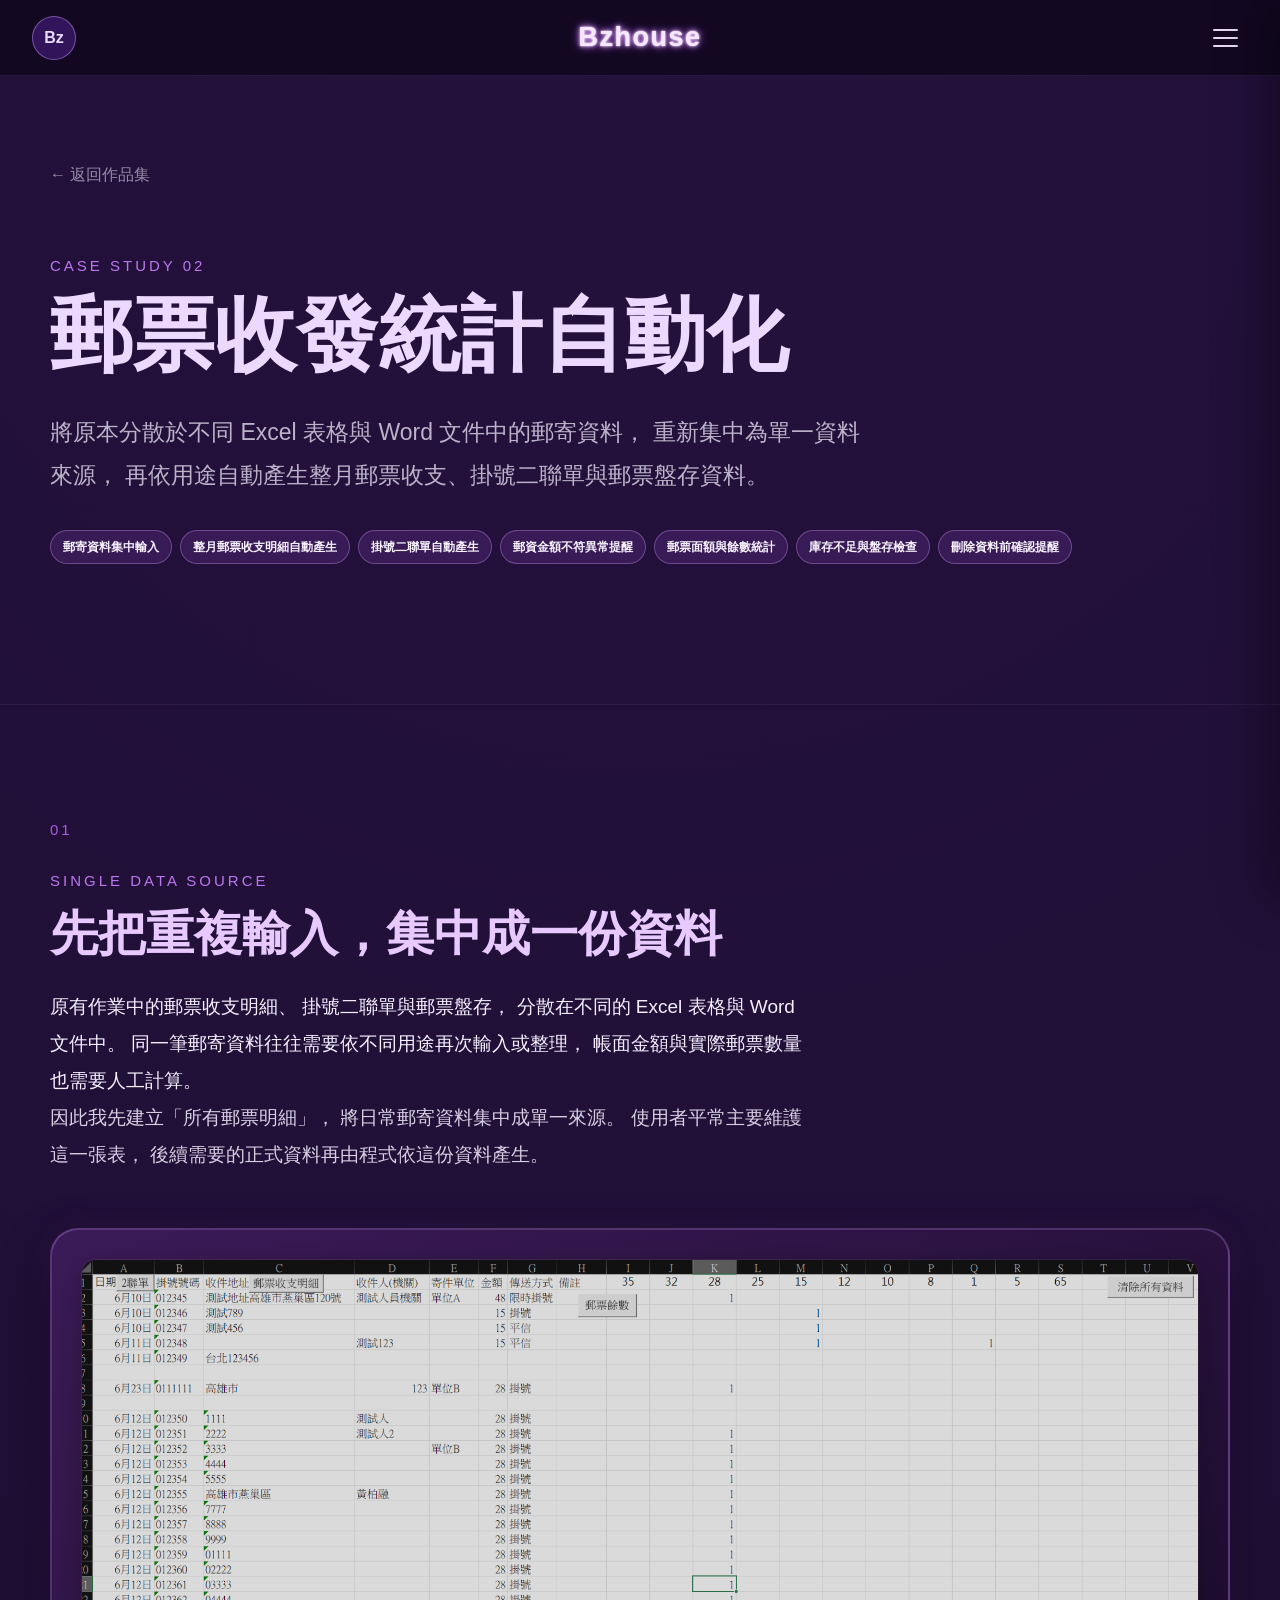
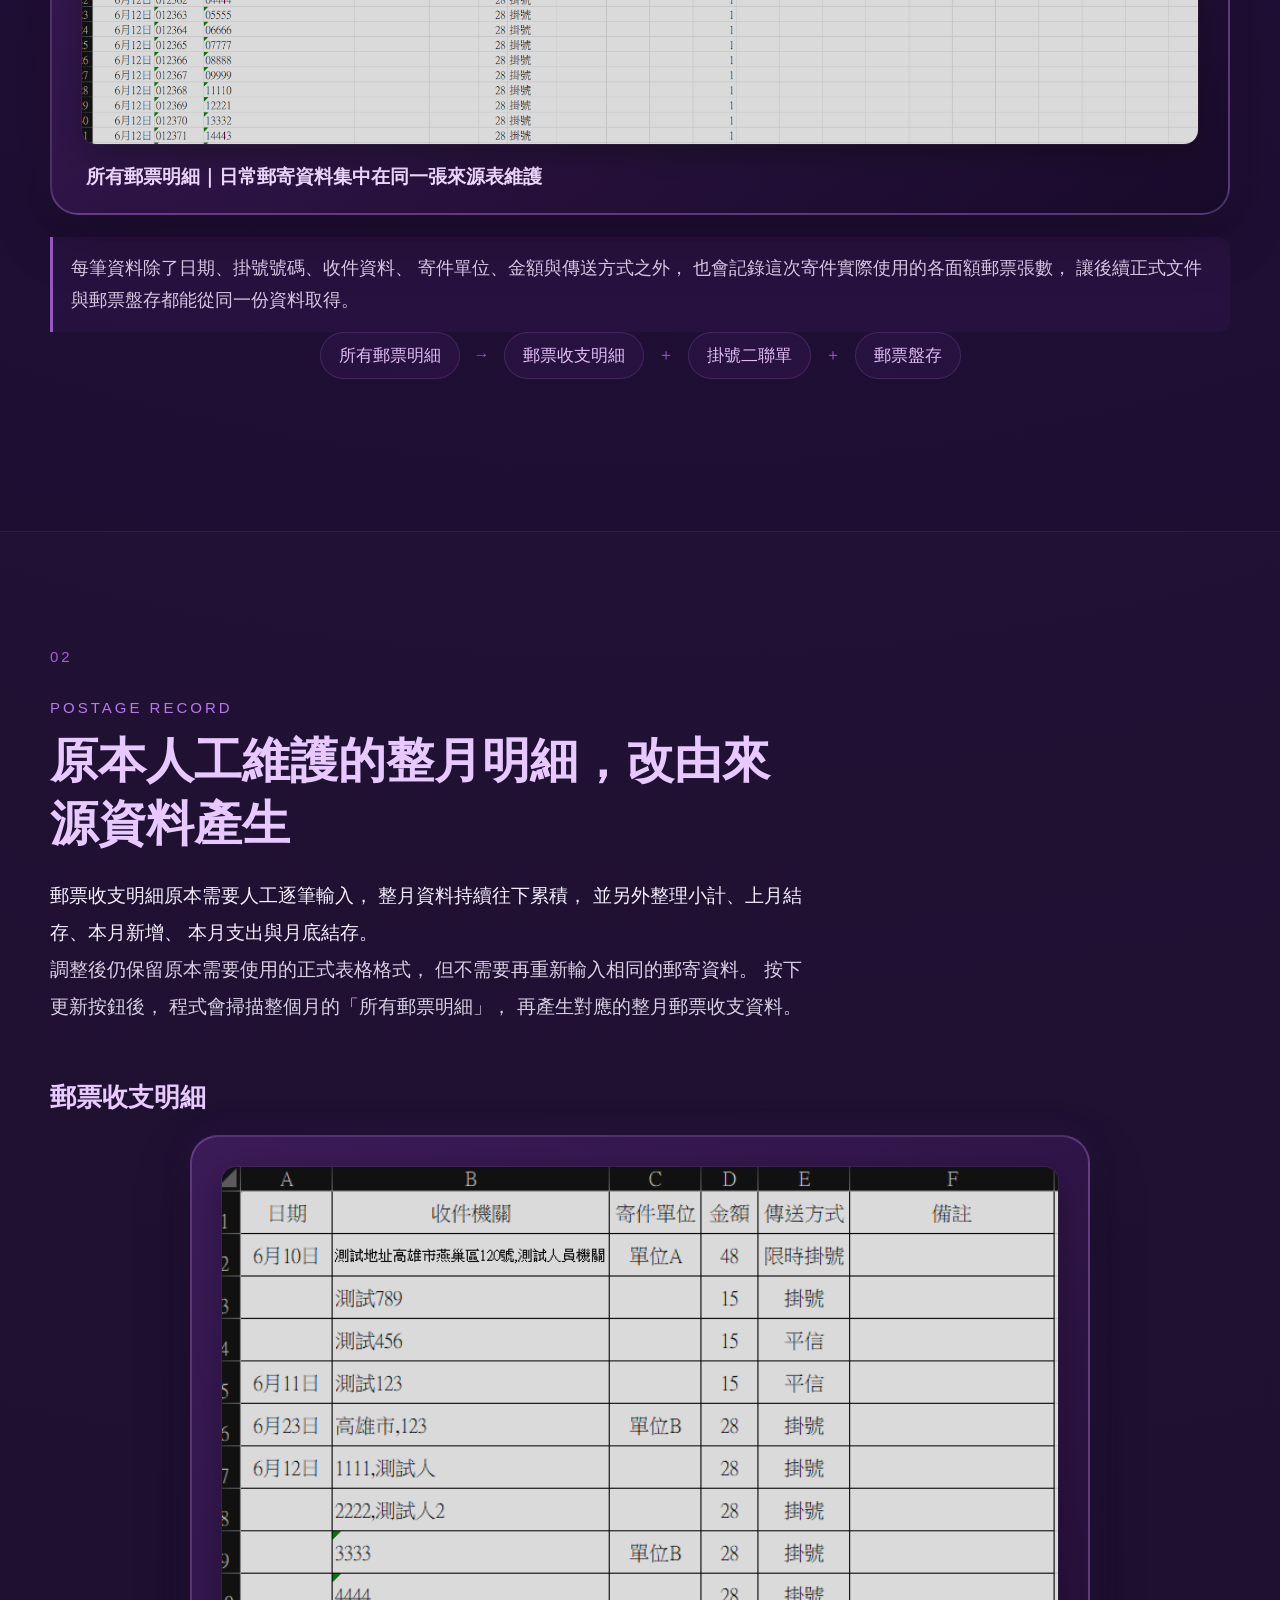
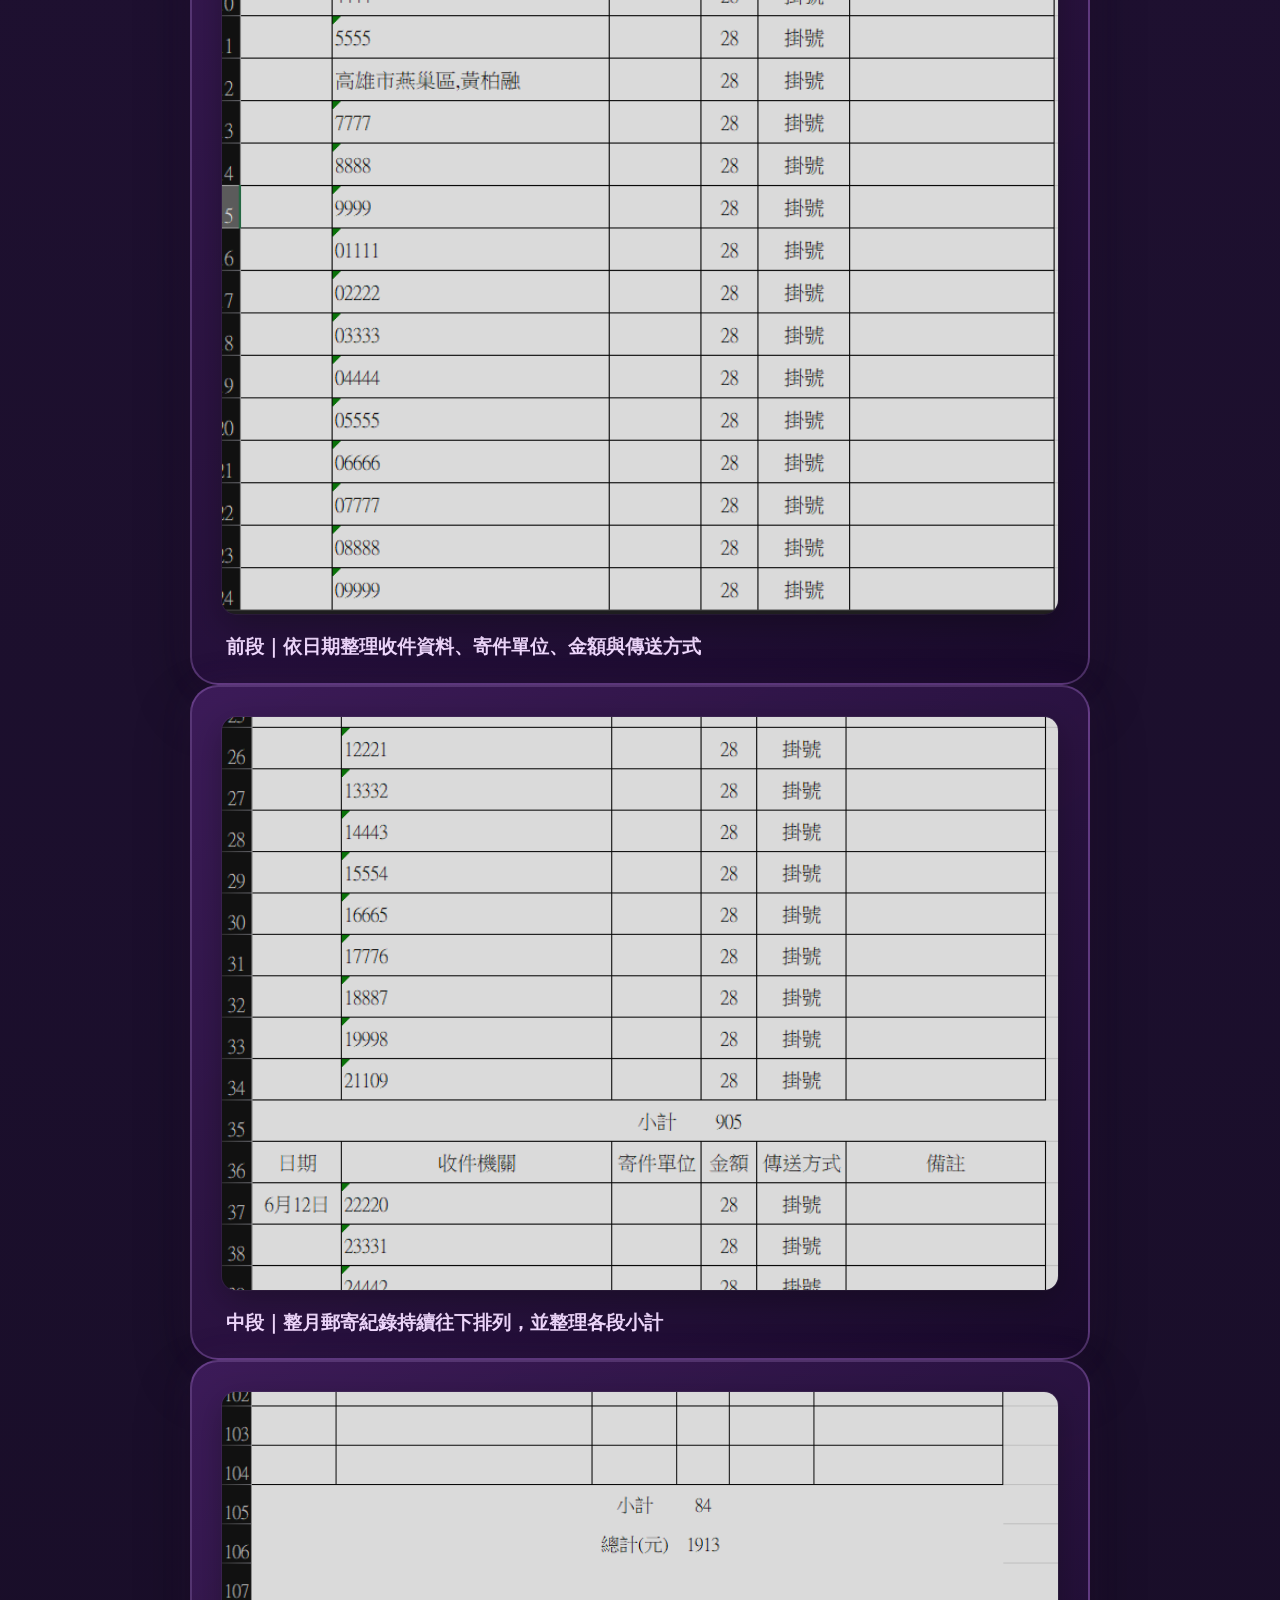
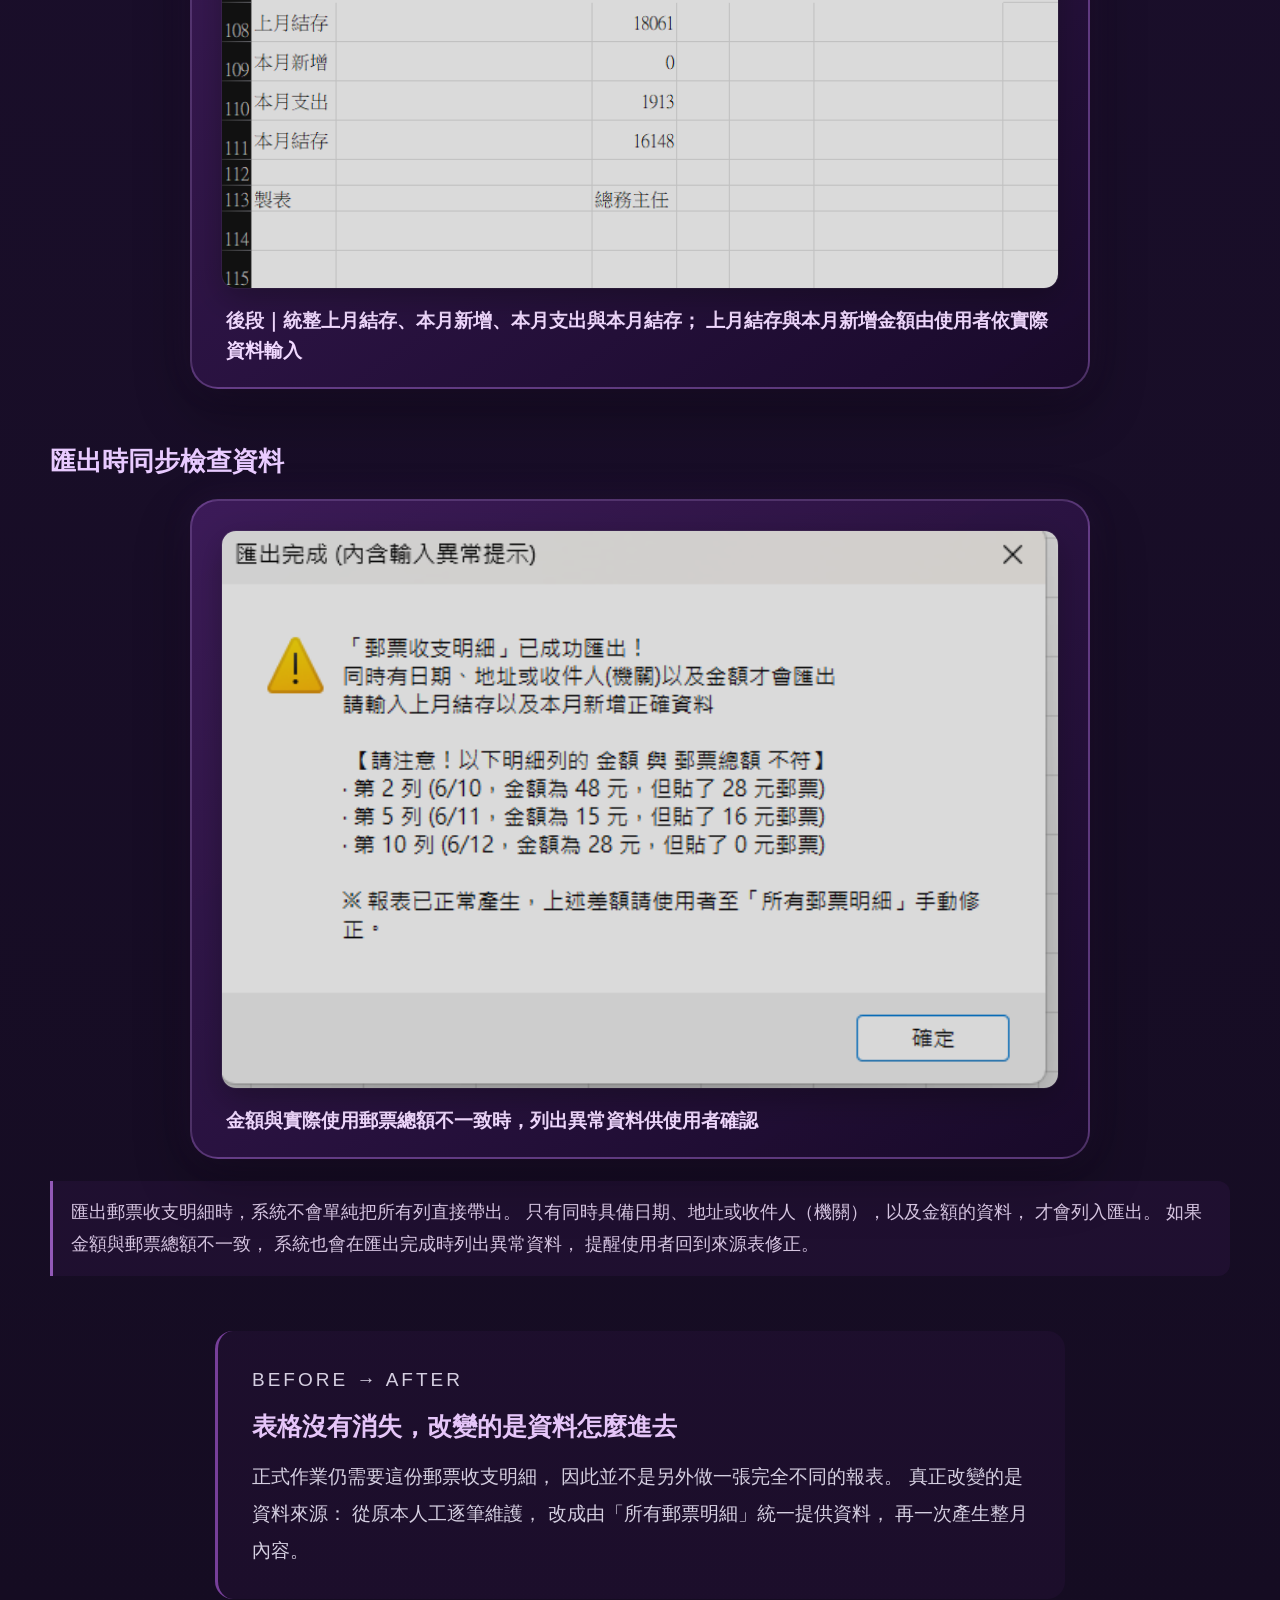
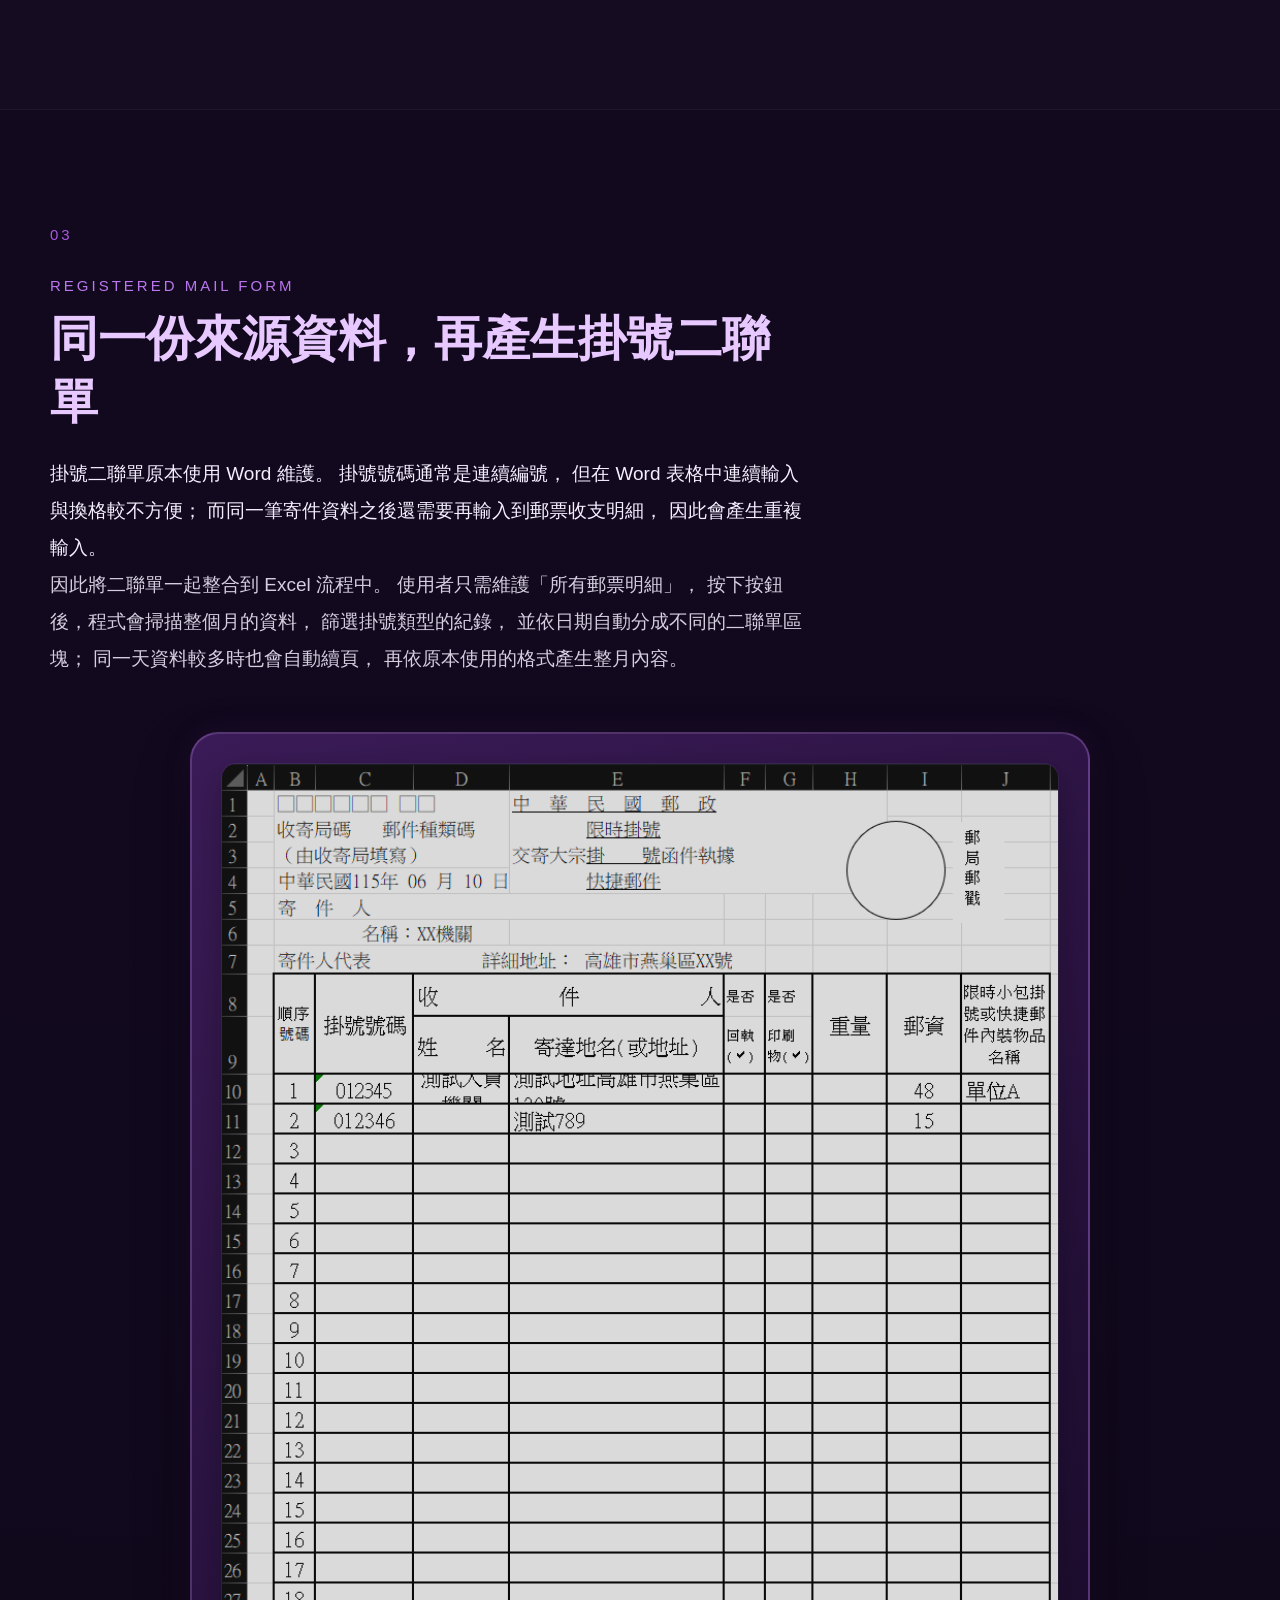
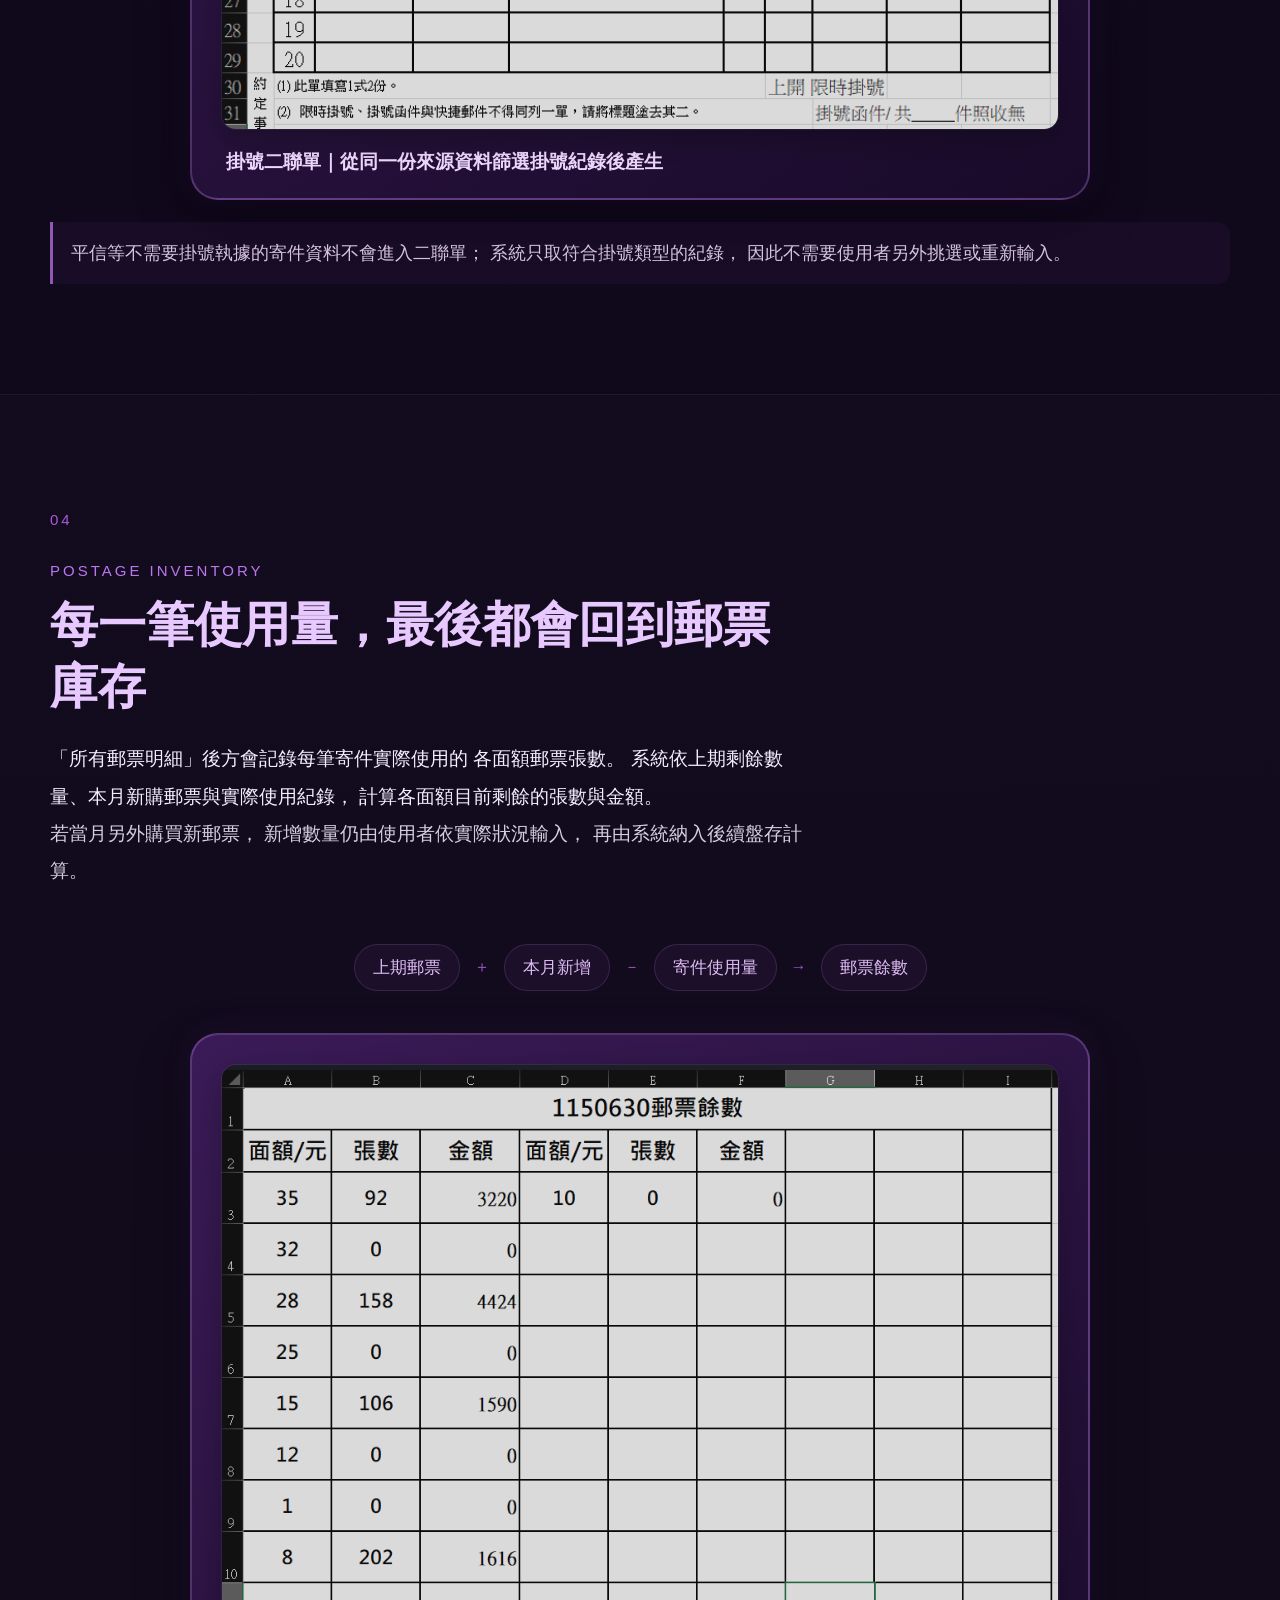
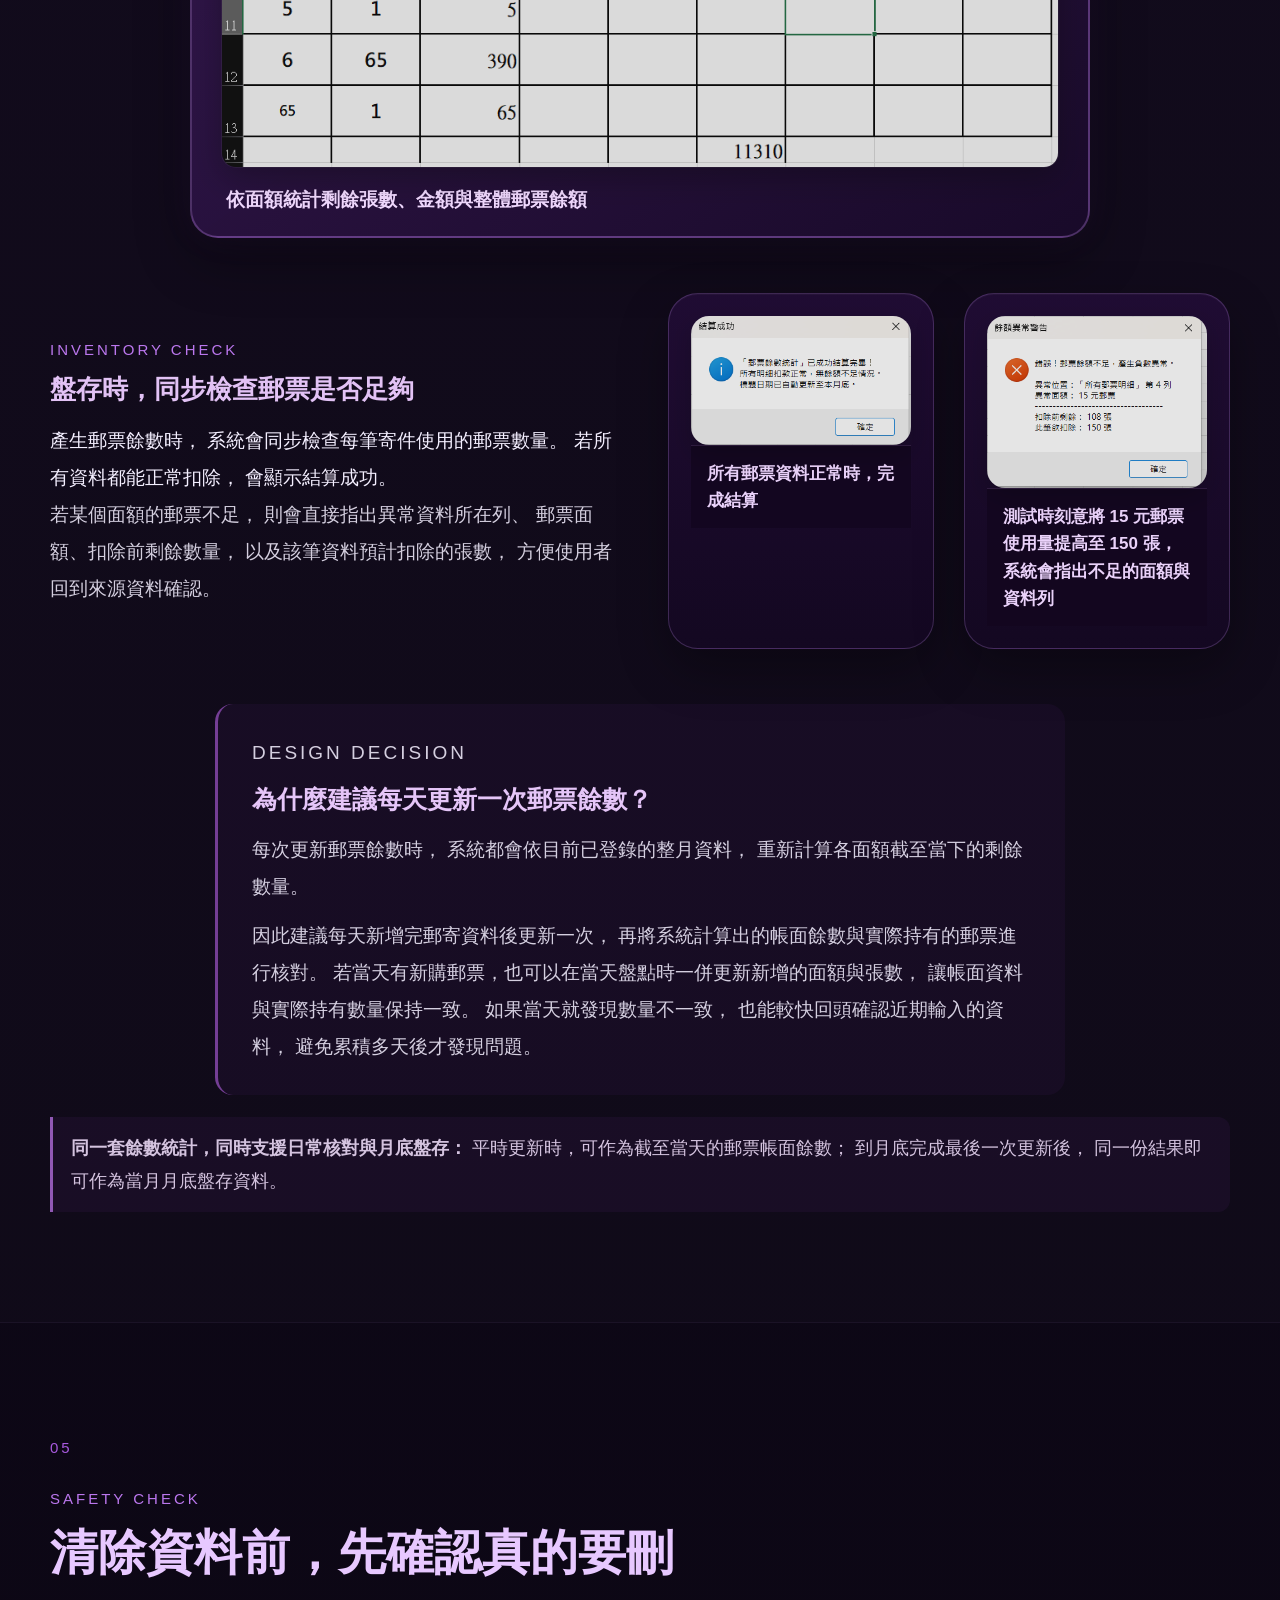
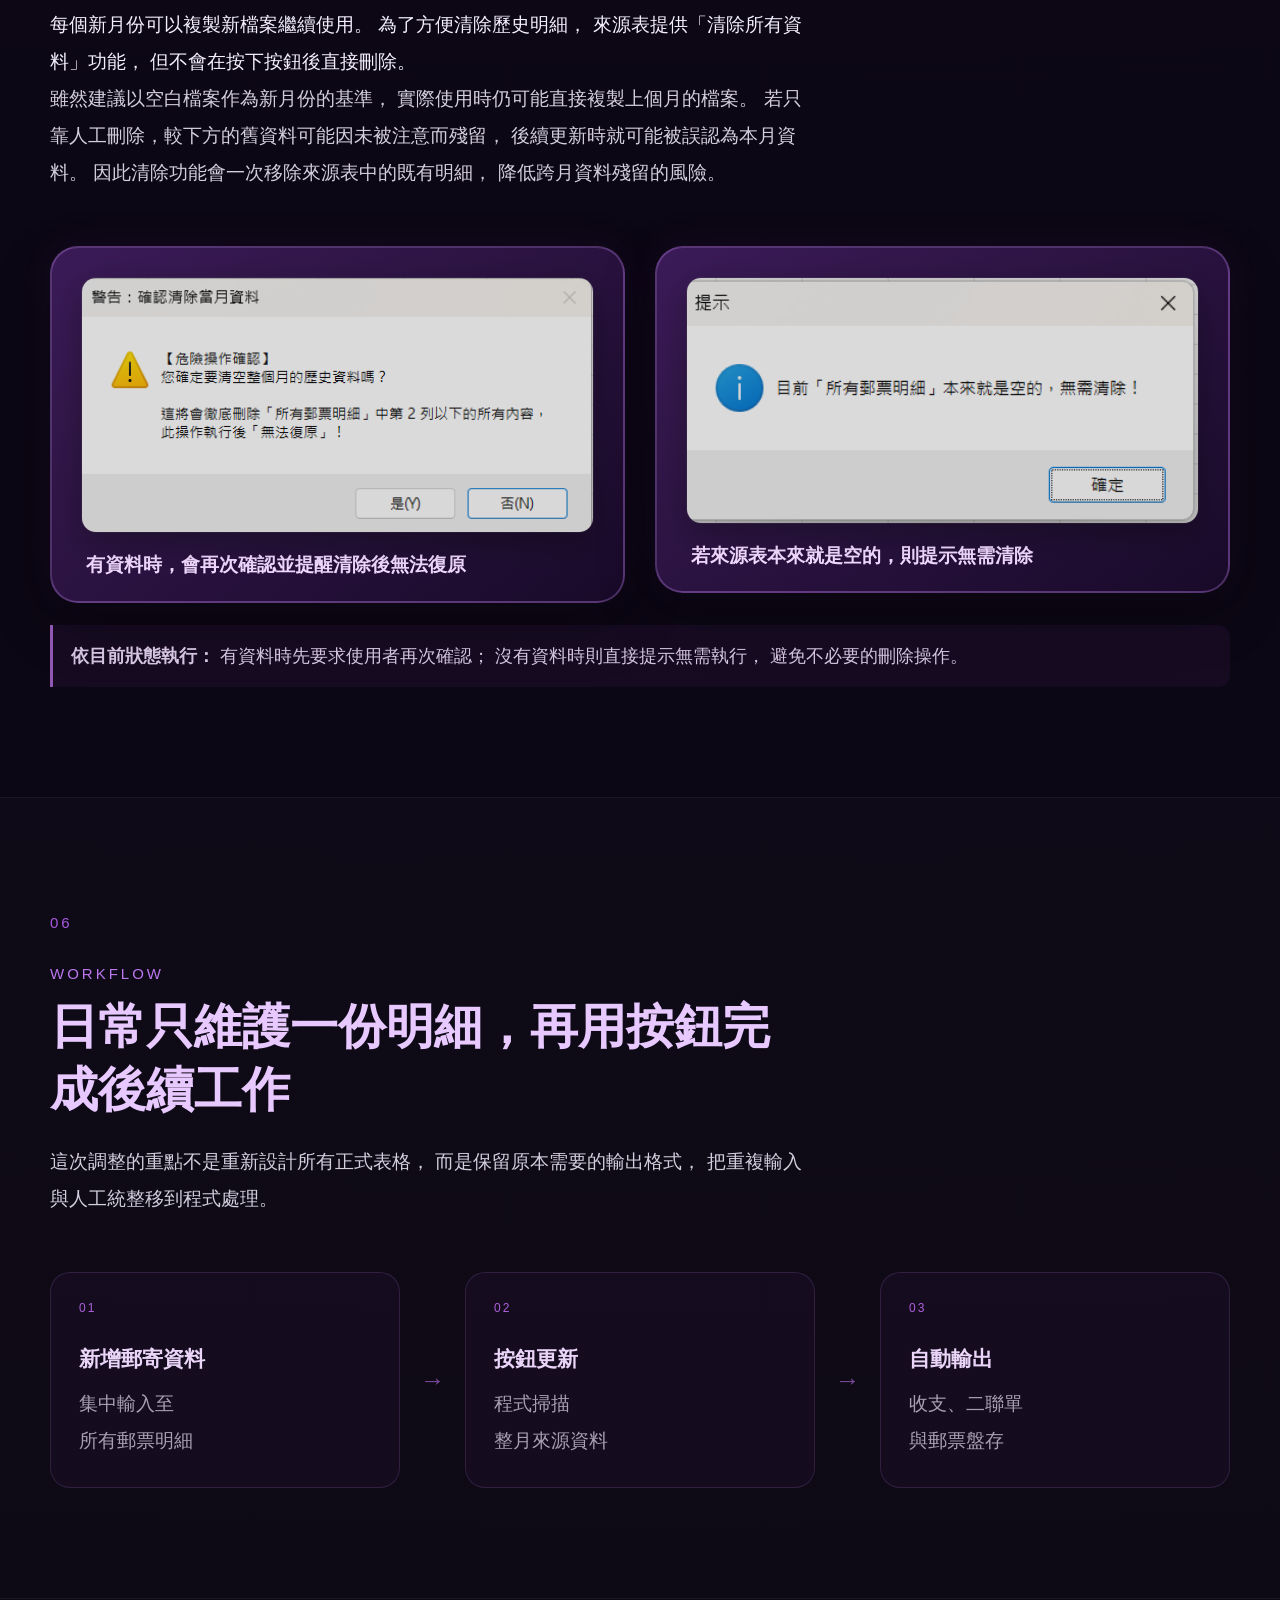
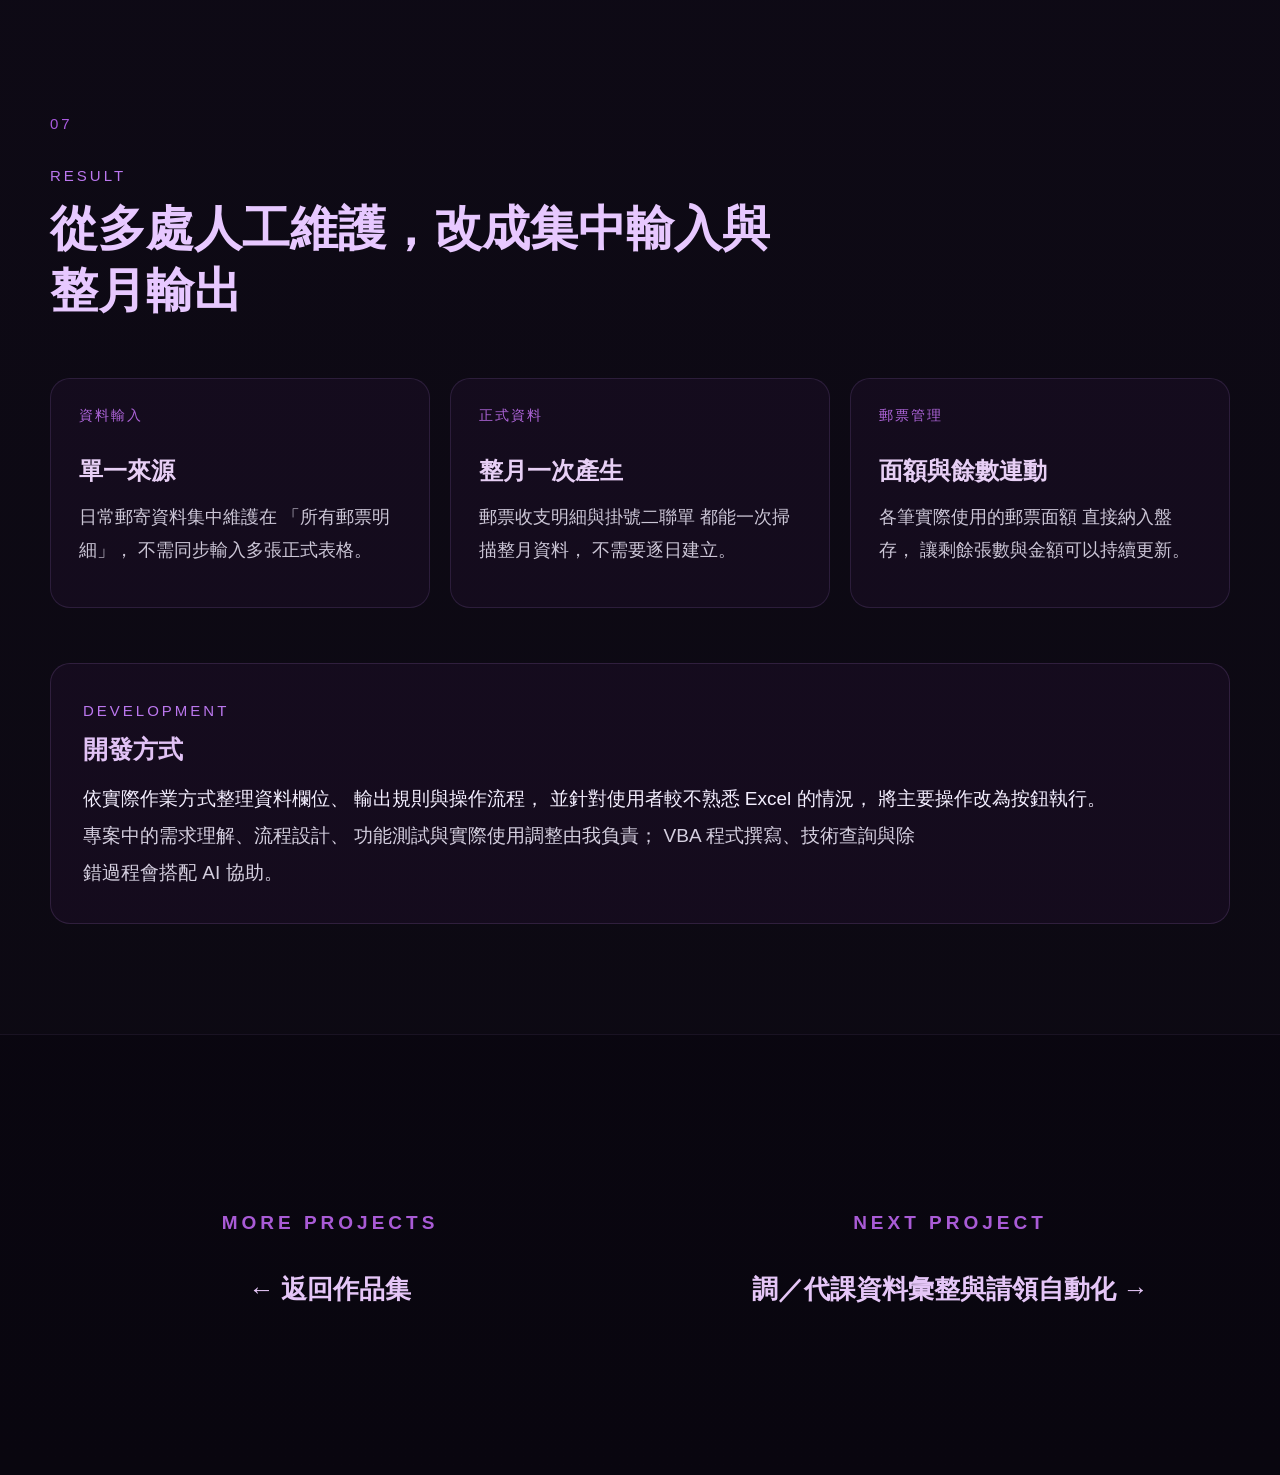
<file: projects/postage-report.html>
<!DOCTYPE html>
<html lang="zh-Hant">

<head>
    <meta charset="UTF-8">

    <meta
        name="viewport"
        content="width=device-width, initial-scale=1.0"
    >

    <meta
        name="description"
        content="Bzhouse 郵票收發統計自動化作品案例：將郵寄資料集中於單一來源表，並以 Excel VBA 自動產生郵票收支明細、掛號二聯單及郵票盤存資料。"
    >

    <title>郵票收發統計自動化｜Bzhouse</title>

    <link
        rel="stylesheet"
        href="../style.css"
    >
</head>


<body>


    <!-- ========================================
         Header
    ========================================= -->
    <header class="header">

        <a
            href="https://bzhouse.github.io/"
            class="logo"
            aria-label="回到首頁"
        >
            Bz
        </a>


        <a
            href="https://bzhouse.github.io/"
            class="site-name"
        >
            Bzhouse
        </a>


        <button
            class="menu-button"
            id="menuButton"
            aria-label="開啟選單"
            aria-expanded="false"
            aria-controls="sideMenu"
        >
            <span></span>
            <span></span>
            <span></span>
        </button>

    </header>



    <!-- ========================================
         側邊選單遮罩
    ========================================= -->
    <div
        class="menu-overlay"
        id="menuOverlay"
    ></div>



    <!-- ========================================
         右側選單
    ========================================= -->
    <aside
        class="side-menu"
        id="sideMenu"
    >

        <div class="side-menu-header">

            <span>
                Bzhouse
            </span>

            <button
                class="close-menu-button"
                id="closeMenuButton"
                aria-label="關閉選單"
            >
                ×
            </button>

        </div>


        <nav class="side-menu-nav">

            <a href="https://bzhouse.github.io/">
                首頁
            </a>

            <a href="../index.html#about">
                關於我
            </a>

            <a href="../index.html#projects">
                作品集
            </a>


            <button
                class="appearance-button"
                id="appearanceButton"
                type="button"
            >
                外觀設定

                <span>
                    ⚙
                </span>
            </button>


            <div
                class="appearance-panel"
                id="appearancePanel"
            >

                <!-- 背景顏色 -->
                <div class="theme-group">

                    <p>
                        背景顏色
                    </p>

                    <div
                        class="color-options"
                        id="backgroundOptions"
                    >

                        <button
                            class="color-dot background-dot active"
                            data-background="purple"
                            title="深紫色"
                            aria-label="深紫色背景"
                        ></button>

                        <button
                            class="color-dot background-dot bg-black"
                            data-background="black"
                            title="黑色"
                            aria-label="黑色背景"
                        ></button>

                        <button
                            class="color-dot background-dot bg-blue"
                            data-background="blue"
                            title="深藍色"
                            aria-label="深藍色背景"
                        ></button>

                        <button
                            class="color-dot background-dot bg-green"
                            data-background="green"
                            title="深綠色"
                            aria-label="深綠色背景"
                        ></button>

                        <button
                            class="color-dot background-dot bg-light"
                            data-background="light"
                            title="淺色"
                            aria-label="淺色背景"
                        ></button>

                    </div>

                </div>


                <!-- 文字顏色 -->
                <div class="theme-group">

                    <p>
                        文字顏色
                    </p>

                    <div
                        class="color-options"
                        id="textOptions"
                    >

                        <button
                            class="color-dot text-dot text-white active"
                            data-text="white"
                            title="白色"
                            aria-label="白色文字"
                        ></button>

                        <button
                            class="color-dot text-dot text-purple"
                            data-text="purple"
                            title="淡紫色"
                            aria-label="淡紫色文字"
                        ></button>

                        <button
                            class="color-dot text-dot text-yellow"
                            data-text="yellow"
                            title="淡黃色"
                            aria-label="淡黃色文字"
                        ></button>

                        <button
                            class="color-dot text-dot text-green"
                            data-text="green"
                            title="淡綠色"
                            aria-label="淡綠色文字"
                        ></button>

                        <button
                            class="color-dot text-dot text-black"
                            data-text="black"
                            title="黑色"
                            aria-label="黑色文字"
                        ></button>

                    </div>

                </div>


                <button
                    class="reset-theme-button"
                    id="resetThemeButton"
                    type="button"
                >
                    恢復預設
                </button>

            </div>

        </nav>

    </aside>



    <!-- ========================================
         Case Study
    ========================================= -->
    <main class="case-study">


        <!-- ========================================
             作品首頁
        ========================================= -->
        <section class="case-hero">

            <div class="case-container">

                <a
                    href="../index.html#projects"
                    class="back-projects"
                >
                    ← 返回作品集
                </a>


                <p class="section-label">
                    CASE STUDY 02
                </p>


                <h1>
                    郵票收發統計自動化
                </h1>


                <p class="case-lead">
                    將原本分散於不同 Excel 表格與 Word 文件中的郵寄資料，
                    重新集中為單一資料來源，
                    再依用途自動產生整月郵票收支、掛號二聯單與郵票盤存資料。
                </p>



                <div class="project-tags">

                    <span>郵寄資料集中輸入</span>
                    <span>整月郵票收支明細自動產生</span>
                    <span>掛號二聯單自動產生</span>
                    <span>郵資金額不符異常提醒</span>
                    <span>郵票面額與餘數統計</span>
                    <span>庫存不足與盤存檢查</span>
                    <span>刪除資料前確認提醒</span>

                </div>


            </div>

        </section>



        <!-- ========================================
             01 所有郵票明細
        ========================================= -->
        <section class="case-section">

            <div class="case-container">

                <div class="case-heading">

                    <p class="case-step">
                        01
                    </p>

                    <p class="section-label">
                        SINGLE DATA SOURCE
                    </p>

                    <h2>
                        先把重複輸入，集中成一份資料
                    </h2>

                    <p>
                        原有作業中的郵票收支明細、
                        掛號二聯單與郵票盤存，
                        分散在不同的 Excel 表格與 Word 文件中。
                        同一筆郵寄資料往往需要依不同用途再次輸入或整理，
                        帳面金額與實際郵票數量也需要人工計算。
                    </p>

                    <p>
                        因此我先建立「所有郵票明細」，
                        將日常郵寄資料集中成單一來源。
                        使用者平常主要維護這一張表，
                        後續需要的正式資料再由程式依這份資料產生。
                    </p>

                </div>


                <figure class="case-figure case-figure-large">

                    <img
                        src="../images/projects/postage-report/05_source_data.png"
                        alt="所有郵票明細資料來源表"
                        loading="lazy"
                    >

                    <figcaption>
                        所有郵票明細｜日常郵寄資料集中在同一張來源表維護
                    </figcaption>

                </figure>


                <p class="figure-note">

                    每筆資料除了日期、掛號號碼、收件資料、
                    寄件單位、金額與傳送方式之外，
                    也會記錄這次寄件實際使用的各面額郵票張數，
                    讓後續正式文件與郵票盤存都能從同一份資料取得。

                </p>


                <div class="simple-data-flow">

                    <span>
                        所有郵票明細
                    </span>

                    <b>
                        →
                    </b>

                    <span>
                        郵票收支明細
                    </span>

                    <b>
                        ＋
                    </b>

                    <span>
                        掛號二聯單
                    </span>

                    <b>
                        ＋
                    </b>

                    <span>
                        郵票盤存
                    </span>

                </div>

            </div>

        </section>



        <!-- ========================================
             02 郵票收支明細
        ========================================= -->
        <section class="case-section case-highlight-section">

            <div class="case-container">

                <div class="case-heading">

                    <p class="case-step">
                        02
                    </p>

                    <p class="section-label">
                        POSTAGE RECORD
                    </p>

                    <h2>
                        原本人工維護的整月明細，改由來源資料產生
                    </h2>

                    <p>
                        郵票收支明細原本需要人工逐筆輸入，
                        整月資料持續往下累積，
                        並另外整理小計、上月結存、本月新增、
                        本月支出與月底結存。
                    </p>

                    <p>
                        調整後仍保留原本需要使用的正式表格格式，
                        但不需要再重新輸入相同的郵寄資料。
                        按下更新按鈕後，
                        程式會掃描整個月的「所有郵票明細」，
                        再產生對應的整月郵票收支資料。
                    </p>

                </div>


                <div class="case-figure-section">

                    <h3 class="case-figure-heading">
                        郵票收支明細
                    </h3>


                    <figure class="case-figure case-figure-large postage-figure-compact">

                        <img
                            src="../images/projects/postage-report/01_postage_record_top.png"
                            alt="郵票收支明細前段"
                            loading="lazy"
                        >

                        <figcaption>
                            前段｜依日期整理收件資料、寄件單位、金額與傳送方式
                        </figcaption>

                    </figure>


                    <figure class="case-figure case-figure-large postage-figure-compact">

                        <img
                            src="../images/projects/postage-report/02_old_postage_record_middle.png"
                            alt="郵票收支明細中段"
                            loading="lazy"
                        >

                        <figcaption>
                            中段｜整月郵寄紀錄持續往下排列，並整理各段小計
                        </figcaption>

                    </figure>


                    <figure class="case-figure case-figure-large postage-figure-compact">

                        <img
                            src="../images/projects/postage-report/03_old_postage_record_summary.png"
                            alt="郵票收支明細月底統計"
                            loading="lazy"
                        >

                        <figcaption>
                            後段｜統整上月結存、本月新增、本月支出與本月結存；
                            上月結存與本月新增金額由使用者依實際資料輸入
                        </figcaption>

                    </figure>

                </div>

                                <div class="case-figure-section">

                    <h3 class="case-figure-heading">
                        匯出時同步檢查資料
                    </h3>


                    <figure class="case-figure case-figure-large postage-figure-compact">

                        <img
                            src="../images/projects/postage-report/11_postage_amount_mismatch_warning.png"
                            alt="郵票收支明細匯出時的金額異常提示"
                            loading="lazy"
                        >

                        <figcaption>
                            金額與實際使用郵票總額不一致時，列出異常資料供使用者確認
                        </figcaption>

                    </figure>


                    <p class="figure-note">

                        匯出郵票收支明細時，系統不會單純把所有列直接帶出。
                        只有同時具備日期、地址或收件人（機關），以及金額的資料，
                        才會列入匯出。
                        如果金額與郵票總額不一致，
                        系統也會在匯出完成時列出異常資料，
                        提醒使用者回到來源表修正。

                    </p>

                </div>


                <div class="design-note">

                    <p class="design-note-label">
                        BEFORE → AFTER
                    </p>

                    <h3>
                        表格沒有消失，改變的是資料怎麼進去
                    </h3>

                    <p>
                        正式作業仍需要這份郵票收支明細，
                        因此並不是另外做一張完全不同的報表。
                        真正改變的是資料來源：
                        從原本人工逐筆維護，
                        改成由「所有郵票明細」統一提供資料，
                        再一次產生整月內容。
                    </p>

                </div>

            </div>

        </section>



        <!-- ========================================
             03 掛號二聯單
        ========================================= -->
        <section class="case-section">

            <div class="case-container">

                <div class="case-heading">

                    <p class="case-step">
                        03
                    </p>

                    <p class="section-label">
                        REGISTERED MAIL FORM
                    </p>

                    <h2>
                        同一份來源資料，再產生掛號二聯單
                    </h2>

                    <p>
                        掛號二聯單原本使用 Word 維護。
                        掛號號碼通常是連續編號，
                        但在 Word 表格中連續輸入與換格較不方便；
                        而同一筆寄件資料之後還需要再輸入到郵票收支明細，
                        因此會產生重複輸入。
                    </p>

                    <p>
                        因此將二聯單一起整合到 Excel 流程中。
                        使用者只需維護「所有郵票明細」，
                        按下按鈕後，程式會掃描整個月的資料，
                        篩選掛號類型的紀錄，
                        並依日期自動分成不同的二聯單區塊；
                        同一天資料較多時也會自動續頁，
                        再依原本使用的格式產生整月內容。
                    </p>

                </div>

                <figure class="case-figure case-figure-large postage-figure-compact">


                    <img
                        src="../images/projects/postage-report/04_registered_form.png"
                        alt="自動產生的掛號二聯單"
                        loading="lazy"
                    >

                    <figcaption>
                        掛號二聯單｜從同一份來源資料篩選掛號紀錄後產生
                    </figcaption>

                </figure>


                <p class="figure-note">

                    平信等不需要掛號執據的寄件資料不會進入二聯單；
                    系統只取符合掛號類型的紀錄，
                    因此不需要使用者另外挑選或重新輸入。

                </p>

            </div>

        </section>



        <!-- ========================================
             04 郵票盤存
        ========================================= -->
        <section class="case-section case-highlight-section">

            <div class="case-container">

                <div class="case-heading">

                    <p class="case-step">
                        04
                    </p>

                    <p class="section-label">
                        POSTAGE INVENTORY
                    </p>

                    <h2>
                        每一筆使用量，最後都會回到郵票庫存
                    </h2>

                    <p>
                        「所有郵票明細」後方會記錄每筆寄件實際使用的
                        各面額郵票張數。
                        系統依上期剩餘數量、本月新購郵票與實際使用紀錄，
                        計算各面額目前剩餘的張數與金額。
                    </p>

                    <p>
                        若當月另外購買新郵票，
                        新增數量仍由使用者依實際狀況輸入，
                        再由系統納入後續盤存計算。
                    </p>

                </div>


                <!-- 盤存計算流程 -->
                <div class="inventory-flow">

                    <span>
                        上期郵票
                    </span>

                    <b>
                        ＋
                    </b>

                    <span>
                        本月新增
                    </span>

                    <b>
                        －
                    </b>

                    <span>
                        寄件使用量
                    </span>

                    <b>
                        →
                    </b>

                    <span>
                        郵票餘數
                    </span>

                </div>


                <!-- 郵票餘數結果 -->
                <figure class="case-figure case-figure-large postage-figure-compact">


                    <img
                        src="../images/projects/postage-report/06_postage_inventory.png"
                        alt="郵票各面額餘數統計"
                        loading="lazy"
                    >

                    <figcaption>
                        依面額統計剩餘張數、金額與整體郵票餘額
                    </figcaption>

                </figure>


                <!-- ========================================
                     郵票餘額檢查
                ========================================= -->
                <div class="validation-grid">

                    <div class="validation-copy">

                        <p class="section-label">
                            INVENTORY CHECK
                        </p>

                        <h3>
                            盤存時，同步檢查郵票是否足夠
                        </h3>

                        <p>
                            產生郵票餘數時，
                            系統會同步檢查每筆寄件使用的郵票數量。
                            若所有資料都能正常扣除，
                            會顯示結算成功。
                        </p>

                        <p>
                            若某個面額的郵票不足，
                            則會直接指出異常資料所在列、
                            郵票面額、扣除前剩餘數量，
                            以及該筆資料預計扣除的張數，
                            方便使用者回到來源資料確認。
                        </p>

                    </div>


                    <div class="validation-images">

                        <figure class="mini-screen">

                            <img
                                src="../images/projects/postage-report/09_postage_inventory_check_pass.png"
                                alt="郵票餘數檢查正常"
                                loading="lazy"
                            >

                            <figcaption>
                                所有郵票資料正常時，完成結算
                            </figcaption>

                        </figure>


                        <figure class="mini-screen">

                            <img
                                src="../images/projects/postage-report/10_postage_inventory_insufficient_warning.png"
                                alt="郵票餘額不足異常提示"
                                loading="lazy"
                            >

                            <figcaption>
                                測試時刻意將 15 元郵票使用量提高至 150 張，
                                系統會指出不足的面額與資料列
                            </figcaption>

                        </figure>

                    </div>

                </div>


                <!-- ========================================
                     設計決策：單天盤存
                ========================================= -->
                <div class="design-note">

                    <p class="design-note-label">
                        DESIGN DECISION
                    </p>

                    <h3>
                        為什麼建議每天更新一次郵票餘數？
                    </h3>

                    <p>
                        每次更新郵票餘數時，
                        系統都會依目前已登錄的整月資料，
                        重新計算各面額截至當下的剩餘數量。
                    </p>

                    <p>
                        因此建議每天新增完郵寄資料後更新一次，
                        再將系統計算出的帳面餘數與實際持有的郵票進行核對。
                        若當天有新購郵票，也可以在當天盤點時一併更新新增的面額與張數，
                        讓帳面資料與實際持有數量保持一致。
                        如果當天就發現數量不一致，
                        也能較快回頭確認近期輸入的資料，
                        避免累積多天後才發現問題。
                    </p>

                </div>


                <p class="figure-note">

                    <strong>
                        同一套餘數統計，同時支援日常核對與月底盤存：
                    </strong>

                    平時更新時，可作為截至當天的郵票帳面餘數；
                    到月底完成最後一次更新後，
                    同一份結果即可作為當月月底盤存資料。

                </p>

            </div>

        </section>



        <!-- ========================================
             05 操作防呆
        ========================================= -->
        <section class="case-section">

            <div class="case-container">

                <div class="case-heading">

                    <p class="case-step">
                        05
                    </p>

                    <p class="section-label">
                        SAFETY CHECK
                    </p>

                    <h2>
                        清除資料前，先確認真的要刪
                    </h2>

                    <p>
                        每個新月份可以複製新檔案繼續使用。
                        為了方便清除歷史明細，
                        來源表提供「清除所有資料」功能，
                        但不會在按下按鈕後直接刪除。
                    </p>

                    <p>
                        雖然建議以空白檔案作為新月份的基準，
                        實際使用時仍可能直接複製上個月的檔案。
                        若只靠人工刪除，較下方的舊資料可能因未被注意而殘留，
                        後續更新時就可能被誤認為本月資料。
                        因此清除功能會一次移除來源表中的既有明細，
                        降低跨月資料殘留的風險。
                    </p>

                </div>


                <div class="image-pair">

                    <figure class="case-figure">

                        <img
                            src="../images/projects/postage-report/07_clear_data_warning.png"
                            alt="清除所有郵票資料前的警告"
                            loading="lazy"
                        >

                        <figcaption>
                            有資料時，會再次確認並提醒清除後無法復原
                        </figcaption>

                    </figure>


                    <figure class="case-figure">

                        <img
                            src="../images/projects/postage-report/08_clear_data_empty_notice.png"
                            alt="郵票明細沒有資料時的提示"
                            loading="lazy"
                        >

                        <figcaption>
                            若來源表本來就是空的，則提示無需清除
                        </figcaption>

                    </figure>

                </div>


                <p class="figure-note">

                    <strong>
                        依目前狀態執行：
                    </strong>

                    有資料時先要求使用者再次確認；
                    沒有資料時則直接提示無需執行，
                    避免不必要的刪除操作。

                </p>

            </div>

        </section>



        <!-- ========================================
             06 操作流程
        ========================================= -->
        <section class="case-section case-highlight-section">

            <div class="case-container">

                <div class="case-heading">

                    <p class="case-step">
                        06
                    </p>

                    <p class="section-label">
                        WORKFLOW
                    </p>

                    <h2>
                        日常只維護一份明細，再用按鈕完成後續工作
                    </h2>

                    <p>
                        這次調整的重點不是重新設計所有正式表格，
                        而是保留原本需要的輸出格式，
                        把重複輸入與人工統整移到程式處理。
                    </p>

                </div>


                <div class="evolution-flow">

                    <div class="evolution-item">

                        <span>
                            01
                        </span>

                        <strong>
                            新增郵寄資料
                        </strong>

                        <p>
                            集中輸入至
                            <br>
                            所有郵票明細
                        </p>

                    </div>


                    <div class="evolution-arrow">
                        →
                    </div>


                    <div class="evolution-item">

                        <span>
                            02
                        </span>

                        <strong>
                            按鈕更新
                        </strong>

                        <p>
                            程式掃描
                            <br>
                            整月來源資料
                        </p>

                    </div>


                    <div class="evolution-arrow">
                        →
                    </div>


                    <div class="evolution-item">

                        <span>
                            03
                        </span>

                        <strong>
                            自動輸出
                        </strong>

                        <p>
                            收支、二聯單
                            <br>
                            與郵票盤存
                        </p>

                    </div>

                </div>

            </div>

        </section>



        <!-- ========================================
             07 成果
        ========================================= -->
        <section class="case-section case-results">

            <div class="case-container">

                <div class="case-heading">

                    <p class="case-step">
                        07
                    </p>

                    <p class="section-label">
                        RESULT
                    </p>

                    <h2>
                        從多處人工維護，改成集中輸入與整月輸出
                    </h2>

                </div>


                <div class="result-grid">

                    <div class="result-card">

                        <span>
                            資料輸入
                        </span>

                        <h3>
                            單一來源
                        </h3>

                        <p>
                            日常郵寄資料集中維護在
                            「所有郵票明細」，
                            不需同步輸入多張正式表格。
                        </p>

                    </div>


                    <div class="result-card">

                        <span>
                            正式資料
                        </span>

                        <h3>
                            整月一次產生
                        </h3>

                        <p>
                            郵票收支明細與掛號二聯單
                            都能一次掃描整月資料，
                            不需要逐日建立。
                        </p>

                    </div>


                    <div class="result-card">

                        <span>
                            郵票管理
                        </span>

                        <h3>
                            面額與餘數連動
                        </h3>

                        <p>
                            各筆實際使用的郵票面額
                            直接納入盤存，
                            讓剩餘張數與金額可以持續更新。
                        </p>

                    </div>

                </div>


                <div class="development-note">

                    <p class="section-label">
                        DEVELOPMENT
                    </p>

                    <h3>
                        開發方式
                    </h3>

                    <p>
                        依實際作業方式整理資料欄位、
                        輸出規則與操作流程，
                        並針對使用者較不熟悉 Excel 的情況，
                        將主要操作改為按鈕執行。
                    </p>

                    <p>
                        專案中的需求理解、流程設計、
                        功能測試與實際使用調整由我負責；
                        VBA 程式撰寫、技術查詢與除錯過程會搭配 AI 協助。
                    </p>

                </div>

            </div>

        </section>



        <!-- ========================================
             作品導覽
        ========================================= -->
        <section class="case-next">

            <div class="case-container case-navigation">

                <a
                    href="../index.html#projects"
                    class="case-navigation-item case-navigation-back"
                >

                    <p>
                        MORE PROJECTS
                    </p>

                    <strong>
                        ← 返回作品集
                    </strong>

                </a>


                <a
                    href="substitute-report.html"
                    class="case-navigation-item case-navigation-next"
                >

                    <p>
                        NEXT PROJECT
                    </p>

                    <strong>
                        調／代課資料彙整與請領自動化 →
                    </strong>

                </a>

            </div>

        </section>


    </main>



    <!-- JavaScript -->
    <script src="../main.js"></script>

</body>

</html>
</file>
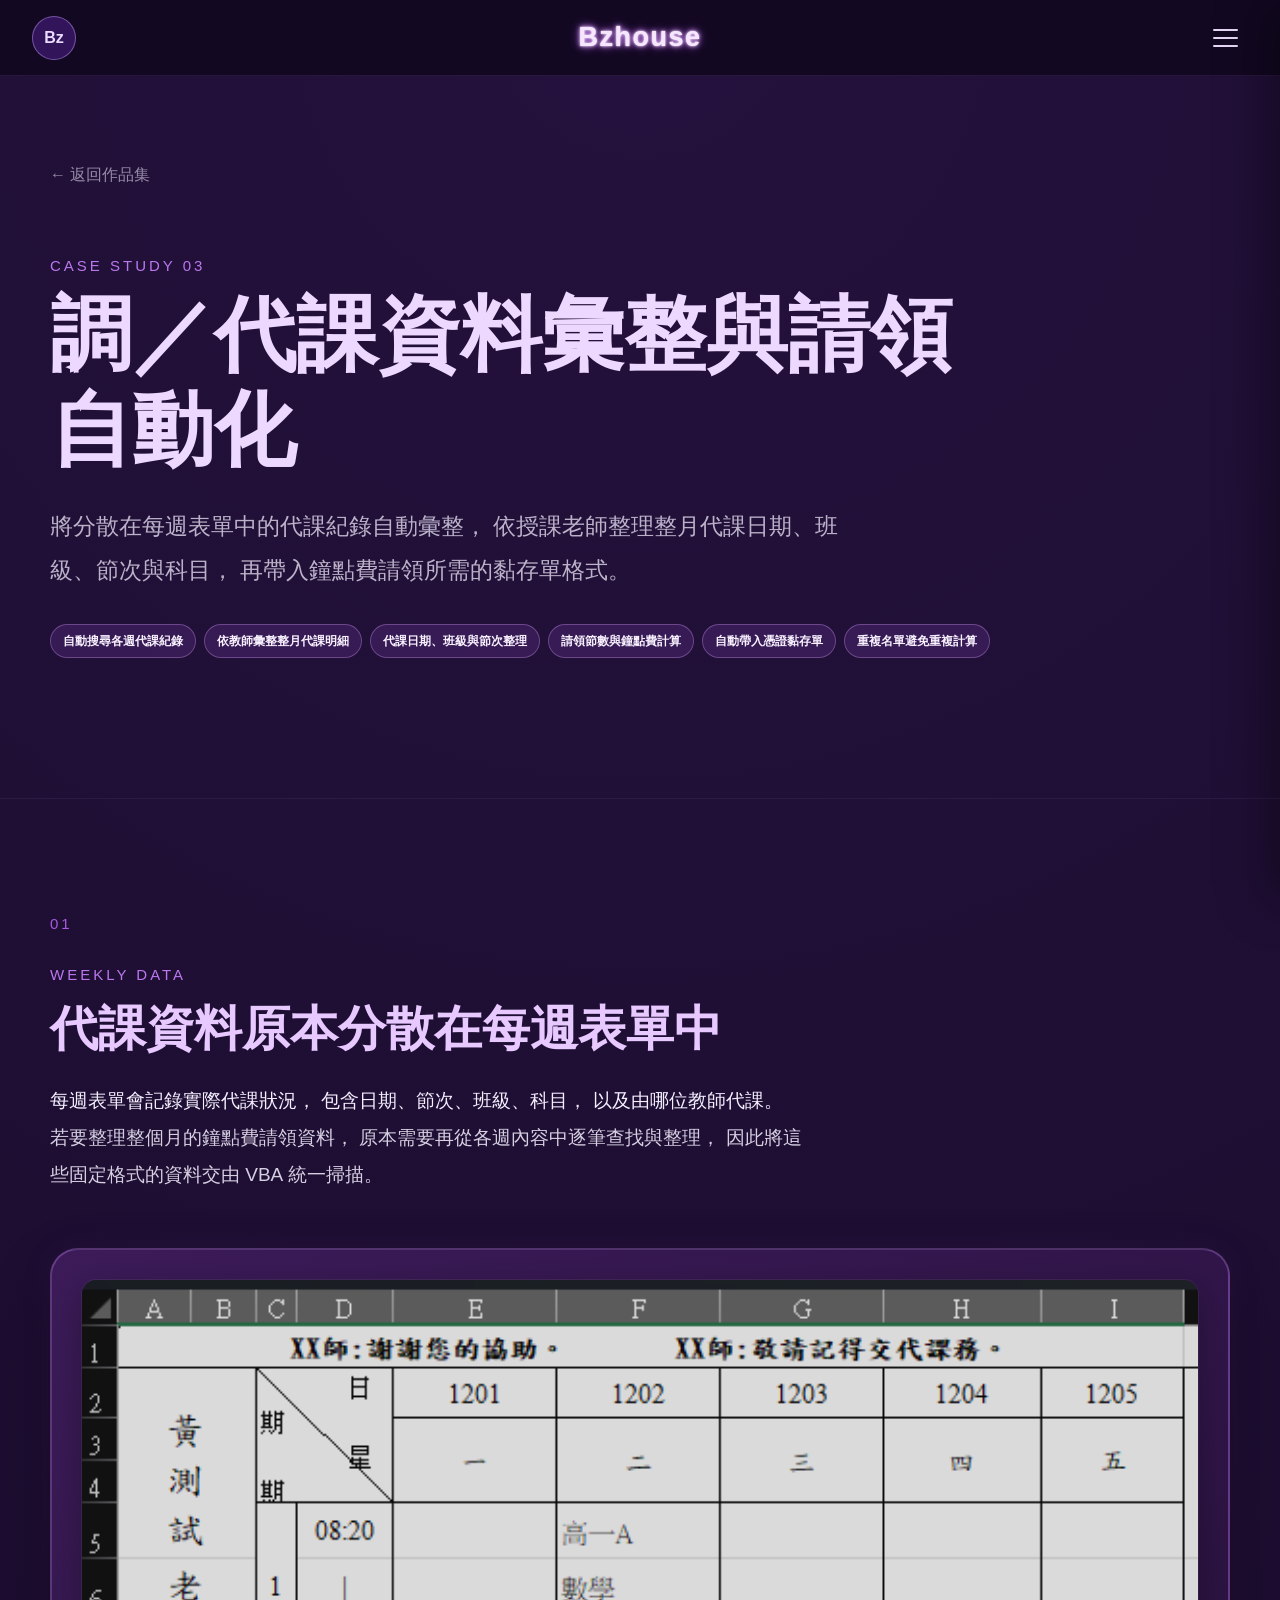
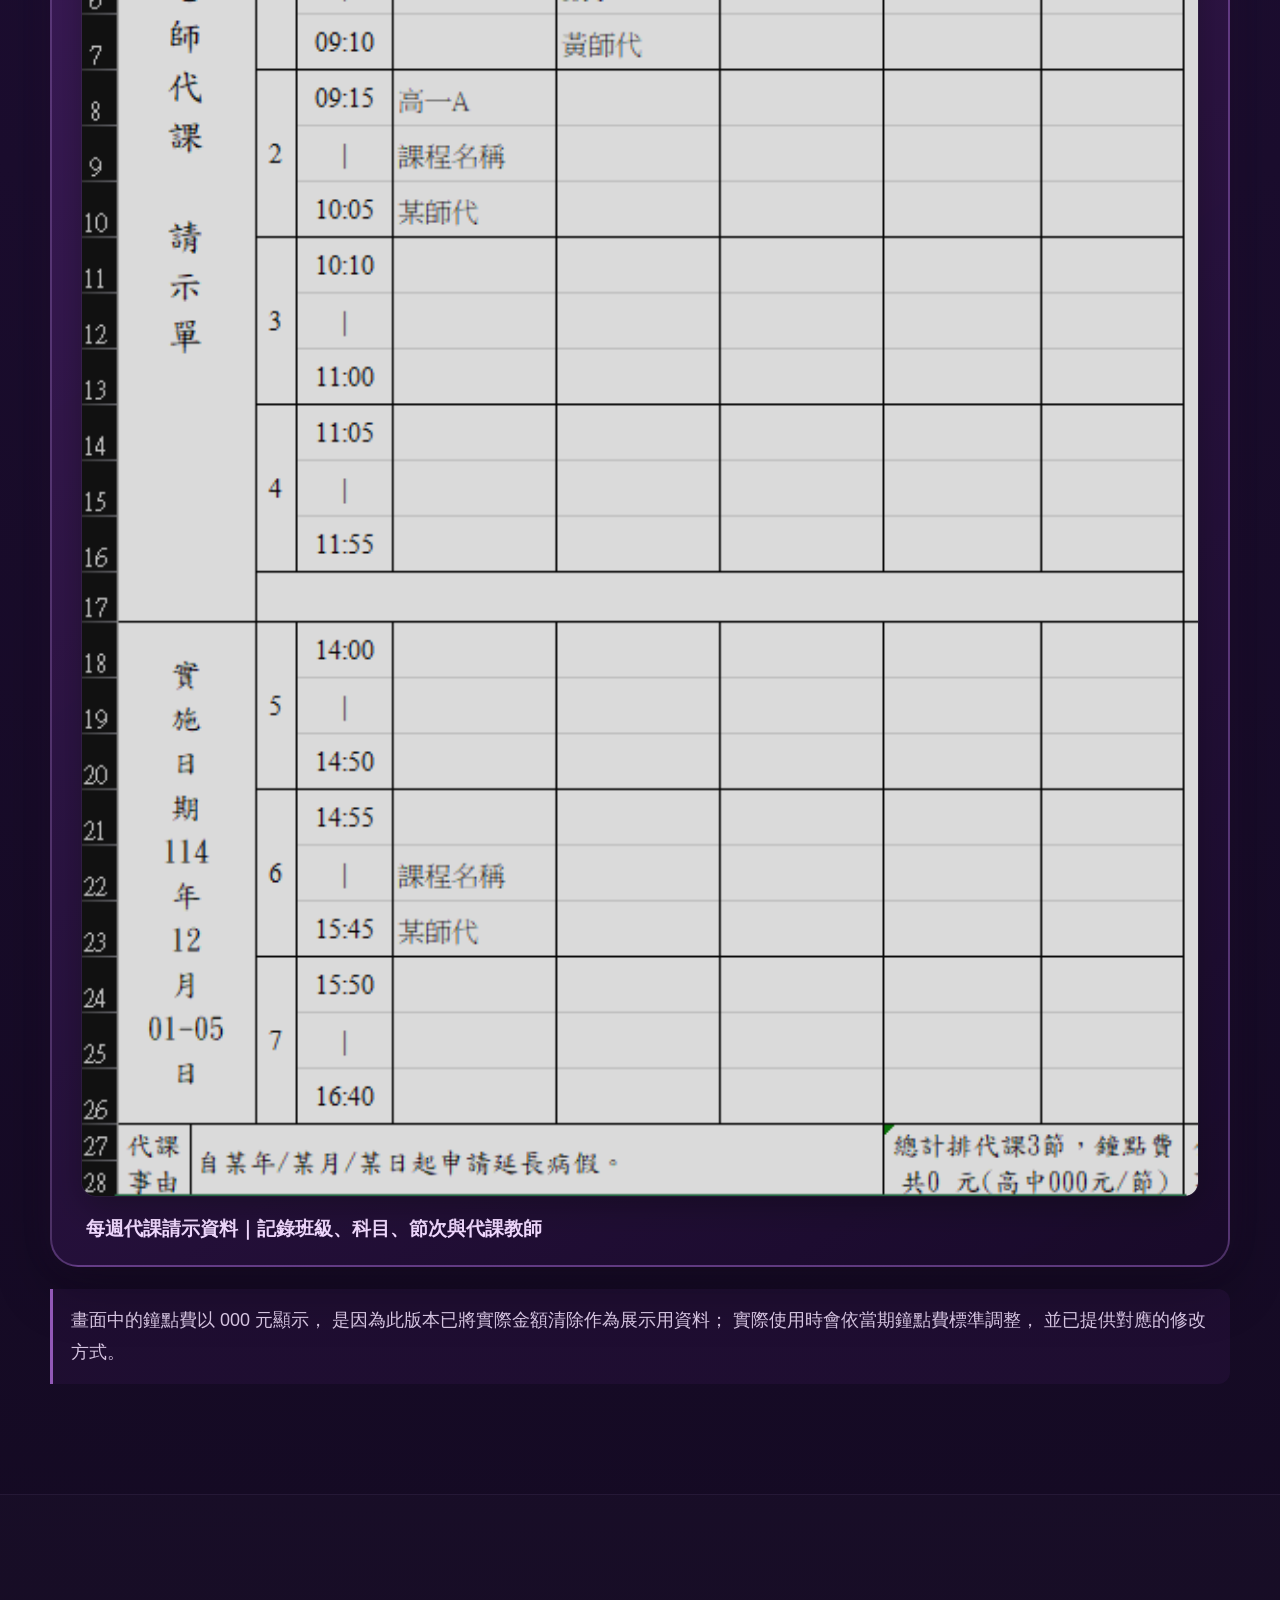
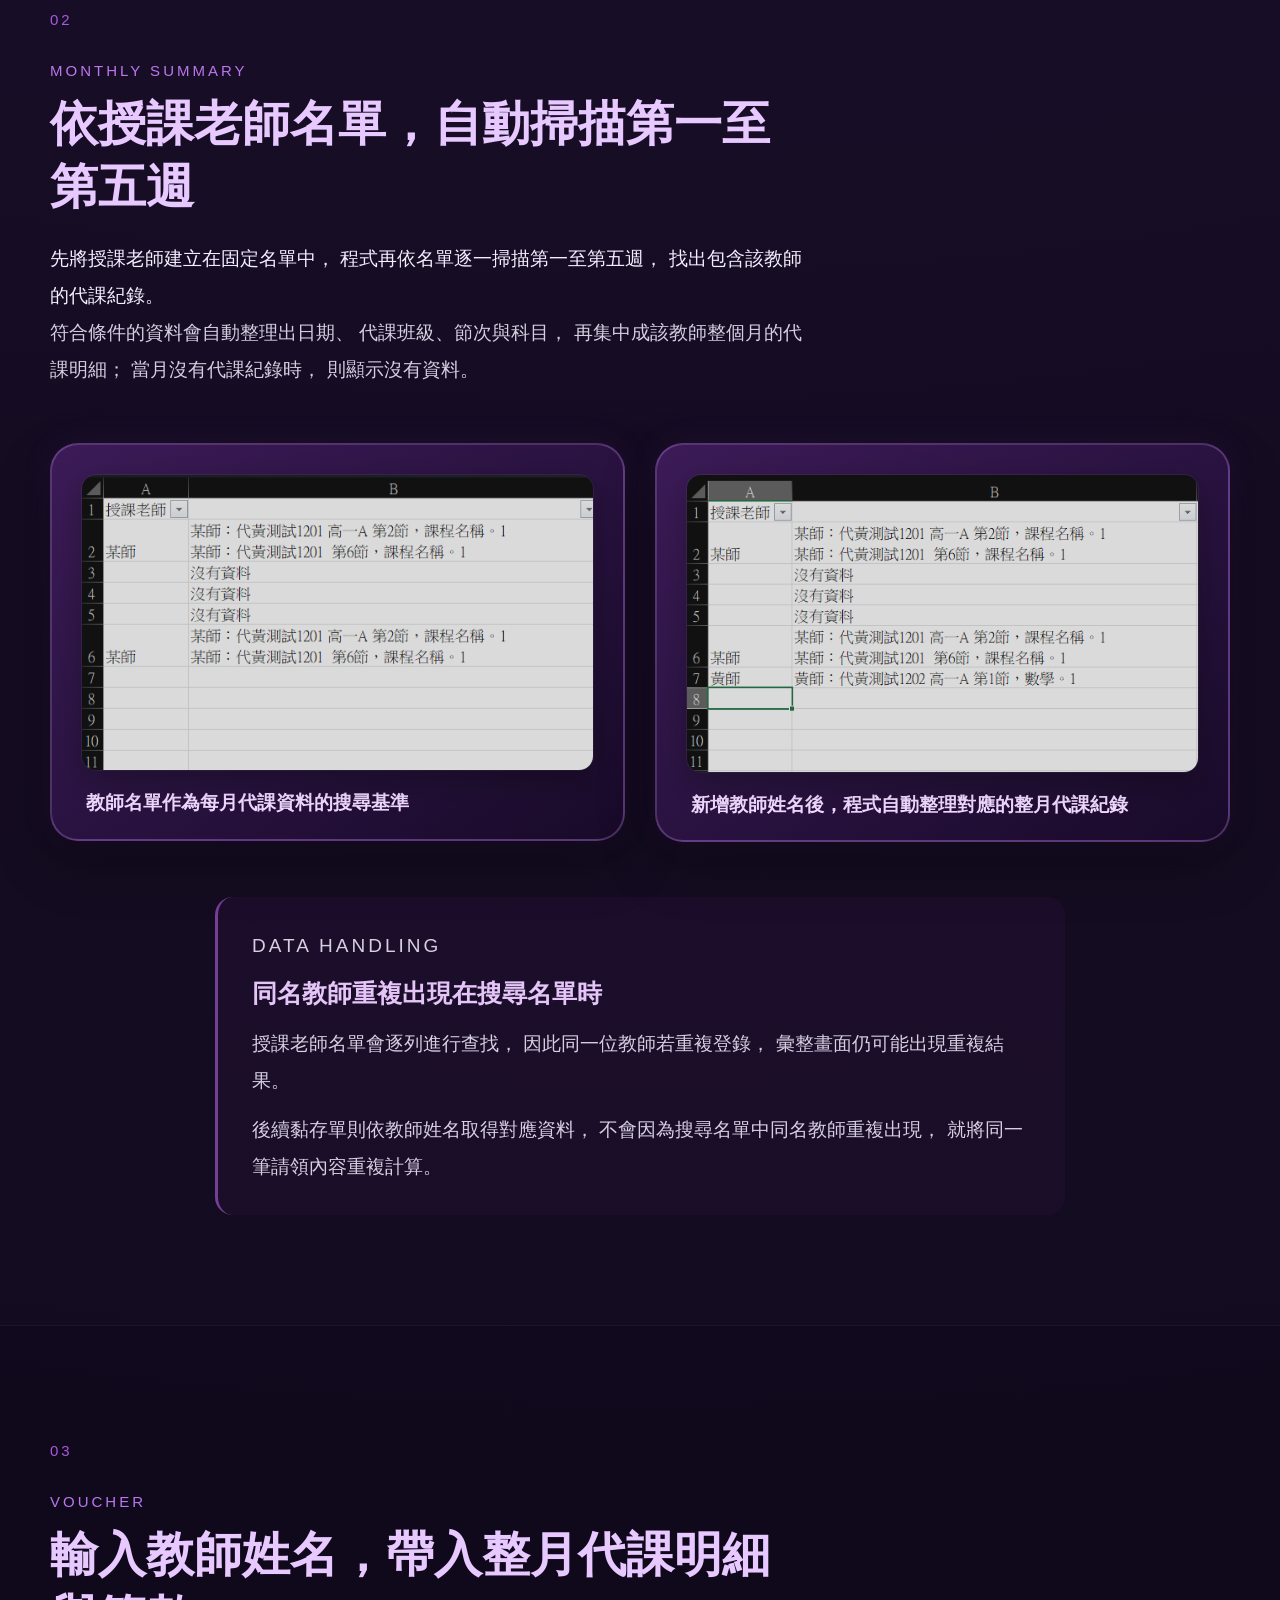
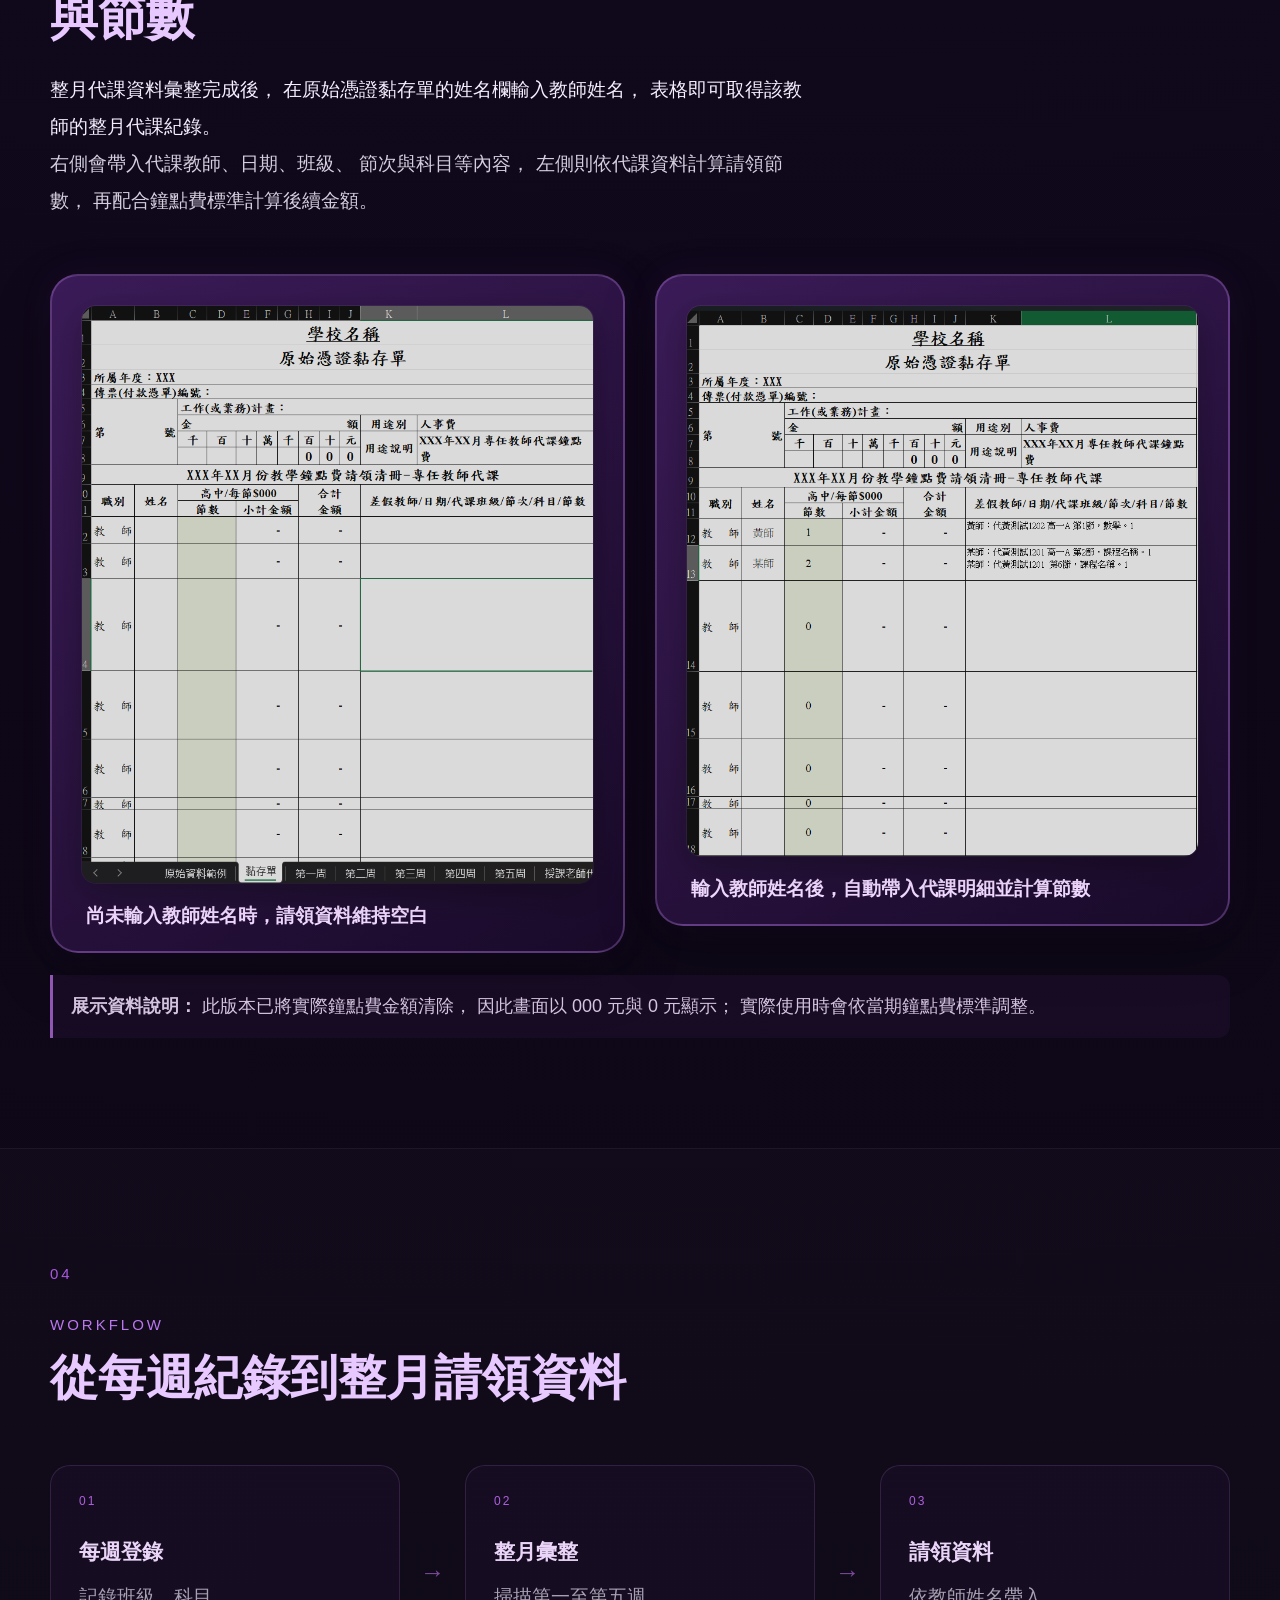
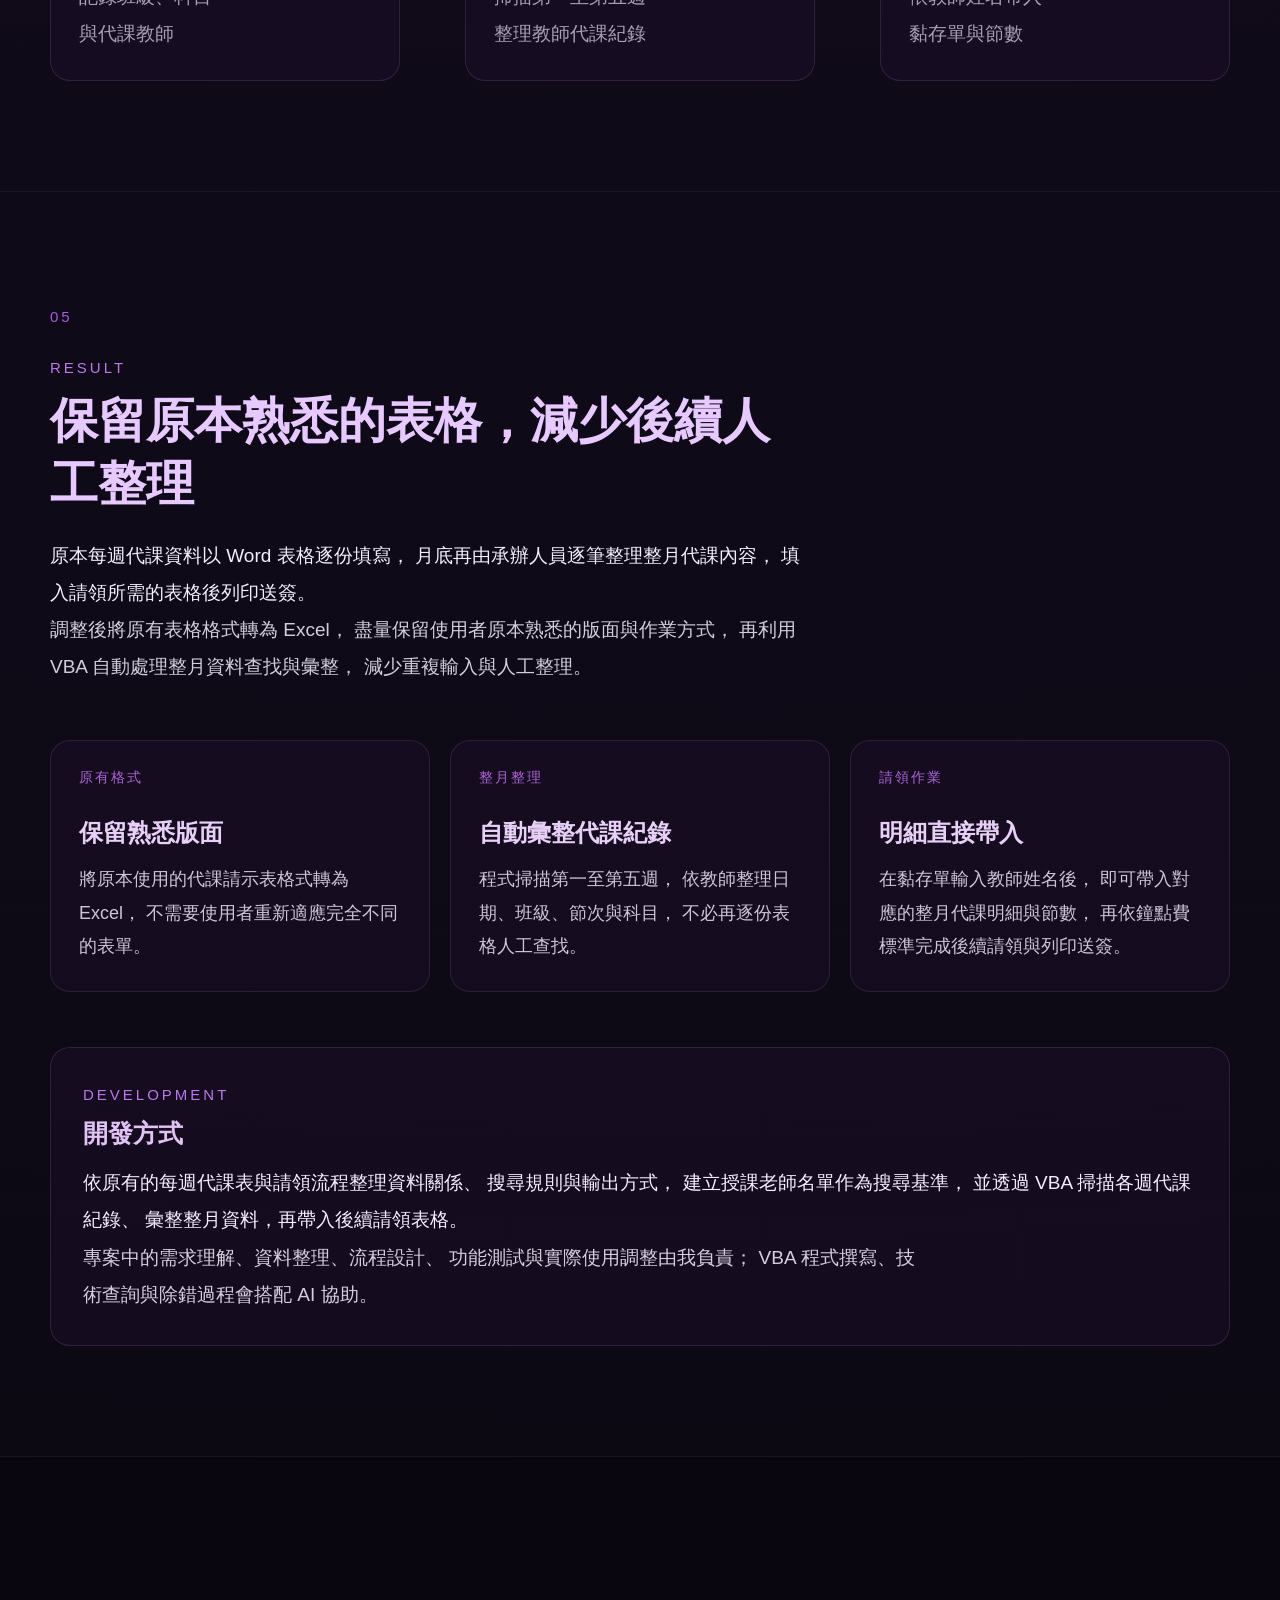
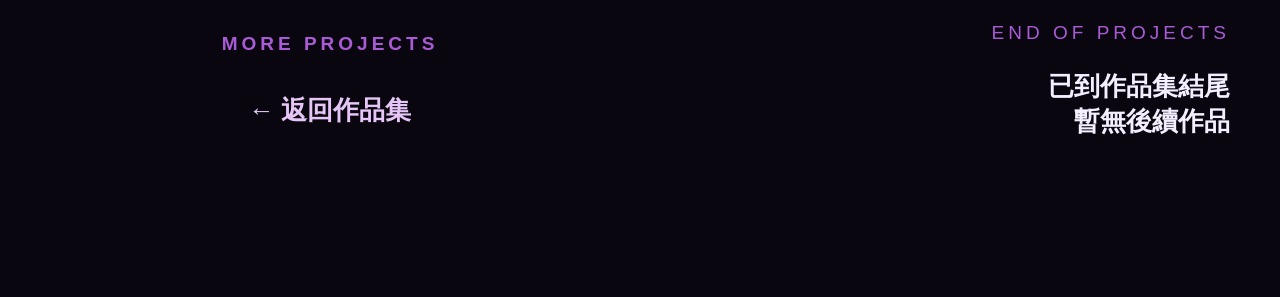
<file: projects/substitute-report.html>
<!DOCTYPE html>
<html lang="zh-Hant">

<head>

    <meta charset="UTF-8">

    <meta
        name="viewport"
        content="width=device-width, initial-scale=1.0"
    >

    <meta
        name="description"
        content="Bzhouse 調／代課資料彙整與請領自動化作品案例：使用 Excel VBA 掃描每週代課資料，依授課老師彙整整月紀錄，並帶入原始憑證黏存單。"
    >

    <title>調／代課資料彙整與請領自動化｜Bzhouse</title>

    <link
        rel="stylesheet"
        href="../style.css"
    >

</head>


<body>


    <!-- ========================================
         Header
    ========================================= -->
    <header class="header">

        <a
            href="https://bzhouse.github.io/"
            class="logo"
            aria-label="回到首頁"
        >
            Bz
        </a>


        <a
            href="https://bzhouse.github.io/"
            class="site-name"
        >
            Bzhouse
        </a>


        <button
            class="menu-button"
            id="menuButton"
            aria-label="開啟選單"
            aria-expanded="false"
            aria-controls="sideMenu"
        >
            <span></span>
            <span></span>
            <span></span>
        </button>

    </header>



    <!-- ========================================
         側邊選單遮罩
    ========================================= -->
    <div
        class="menu-overlay"
        id="menuOverlay"
    ></div>



    <!-- ========================================
         右側選單
    ========================================= -->
    <aside
        class="side-menu"
        id="sideMenu"
    >

        <div class="side-menu-header">

            <span>
                Bzhouse
            </span>

            <button
                class="close-menu-button"
                id="closeMenuButton"
                aria-label="關閉選單"
            >
                ×
            </button>

        </div>


        <nav class="side-menu-nav">

            <a href="https://bzhouse.github.io/">
                首頁
            </a>

            <a href="../index.html#about">
                關於我
            </a>

            <a href="../index.html#projects">
                作品集
            </a>


            <button
                class="appearance-button"
                id="appearanceButton"
                type="button"
            >
                外觀設定

                <span>
                    ⚙
                </span>
            </button>


            <div
                class="appearance-panel"
                id="appearancePanel"
            >

                <div class="theme-group">

                    <p>
                        背景顏色
                    </p>

                    <div
                        class="color-options"
                        id="backgroundOptions"
                    >

                        <button
                            class="color-dot background-dot active"
                            data-background="purple"
                            title="深紫色"
                            aria-label="深紫色背景"
                        ></button>

                        <button
                            class="color-dot background-dot bg-black"
                            data-background="black"
                            title="黑色"
                            aria-label="黑色背景"
                        ></button>

                        <button
                            class="color-dot background-dot bg-blue"
                            data-background="blue"
                            title="深藍色"
                            aria-label="深藍色背景"
                        ></button>

                        <button
                            class="color-dot background-dot bg-green"
                            data-background="green"
                            title="深綠色"
                            aria-label="深綠色背景"
                        ></button>

                        <button
                            class="color-dot background-dot bg-light"
                            data-background="light"
                            title="淺色"
                            aria-label="淺色背景"
                        ></button>

                    </div>

                </div>


                <div class="theme-group">

                    <p>
                        文字顏色
                    </p>

                    <div
                        class="color-options"
                        id="textOptions"
                    >

                        <button
                            class="color-dot text-dot text-white active"
                            data-text="white"
                            title="白色"
                            aria-label="白色文字"
                        ></button>

                        <button
                            class="color-dot text-dot text-purple"
                            data-text="purple"
                            title="淡紫色"
                            aria-label="淡紫色文字"
                        ></button>

                        <button
                            class="color-dot text-dot text-yellow"
                            data-text="yellow"
                            title="淡黃色"
                            aria-label="淡黃色文字"
                        ></button>

                        <button
                            class="color-dot text-dot text-green"
                            data-text="green"
                            title="淡綠色"
                            aria-label="淡綠色文字"
                        ></button>

                        <button
                            class="color-dot text-dot text-black"
                            data-text="black"
                            title="黑色"
                            aria-label="黑色文字"
                        ></button>

                    </div>

                </div>


                <button
                    class="reset-theme-button"
                    id="resetThemeButton"
                    type="button"
                >
                    恢復預設
                </button>

            </div>

        </nav>

    </aside>



    <!-- ========================================
         Case Study
    ========================================= -->
    <main class="case-study">


        <!-- ========================================
             作品首頁
        ========================================= -->
        <section class="case-hero">

            <div class="case-container">

                <a
                    href="../index.html#projects"
                    class="back-projects"
                >
                    ← 返回作品集
                </a>


                <p class="section-label">
                    CASE STUDY 03
                </p>


                <h1>
                    調／代課資料彙整與請領自動化
                </h1>


                <p class="case-lead">
                    將分散在每週表單中的代課紀錄自動彙整，
                    依授課老師整理整月代課日期、班級、節次與科目，
                    再帶入鐘點費請領所需的黏存單格式。
                </p>



                <div class="project-tags">

                    <span>自動搜尋各週代課紀錄</span>
                    <span>依教師彙整整月代課明細</span>
                    <span>代課日期、班級與節次整理</span>
                    <span>請領節數與鐘點費計算</span>
                    <span>自動帶入憑證黏存單</span>
                    <span>重複名單避免重複計算</span>
    
                </div>


            </div>

        </section>



        <!-- ========================================
             01 每週代課資料
        ========================================= -->
        <section class="case-section">

            <div class="case-container">

                <div class="case-heading">

                    <p class="case-step">
                        01
                    </p>

                    <p class="section-label">
                        WEEKLY DATA
                    </p>

                    <h2>
                        代課資料原本分散在每週表單中
                    </h2>

                    <p>
                        每週表單會記錄實際代課狀況，
                        包含日期、節次、班級、科目，
                        以及由哪位教師代課。
                    </p>

                    <p>
                        若要整理整個月的鐘點費請領資料，
                        原本需要再從各週內容中逐筆查找與整理，
                        因此將這些固定格式的資料交由 VBA 統一掃描。
                    </p>

                </div>


                <figure class="case-figure case-figure-large">

                    <img
                        src="../images/projects/substitute-report/01_weekly_substitute_data.png"
                        alt="每週代課資料"
                        loading="lazy"
                    >

                    <figcaption>
                        每週代課請示資料｜記錄班級、科目、節次與代課教師
                    </figcaption>

                </figure>


                <p class="figure-note">

                    畫面中的鐘點費以 000 元顯示，
                    是因為此版本已將實際金額清除作為展示用資料；
                    實際使用時會依當期鐘點費標準調整，
                    並已提供對應的修改方式。

                </p>

            </div>

        </section>



        <!-- ========================================
             02 整月教師代課抓取
        ========================================= -->
        <section class="case-section case-highlight-section">

            <div class="case-container">

                <div class="case-heading">

                    <p class="case-step">
                        02
                    </p>

                    <p class="section-label">
                        MONTHLY SUMMARY
                    </p>

                    <h2>
                        依授課老師名單，自動掃描第一至第五週
                    </h2>

                    <p>
                        先將授課老師建立在固定名單中，
                        程式再依名單逐一掃描第一至第五週，
                        找出包含該教師的代課紀錄。
                    </p>

                    <p>
                        符合條件的資料會自動整理出日期、
                        代課班級、節次與科目，
                        再集中成該教師整個月的代課明細；
                        當月沒有代課紀錄時，
                        則顯示沒有資料。
                    </p>

                </div>


                <div class="image-pair">

                    <figure class="case-figure">

                        <img
                            src="../images/projects/substitute-report/02_teacher_lookup_blank.png"
                            alt="授課老師代課抓取原始狀態"
                            loading="lazy"
                        >

                        <figcaption>
                            教師名單作為每月代課資料的搜尋基準
                        </figcaption>

                    </figure>


                    <figure class="case-figure">

                        <img
                            src="../images/projects/substitute-report/03_teacher_lookup_result.png"
                            alt="加入教師後的整月代課抓取結果"
                            loading="lazy"
                        >

                        <figcaption>
                            新增教師姓名後，程式自動整理對應的整月代課紀錄
                        </figcaption>

                    </figure>

                </div>


                <div class="design-note">

                    <p class="design-note-label">
                        DATA HANDLING
                    </p>

                    <h3>
                        同名教師重複出現在搜尋名單時
                    </h3>

                    <p>
                        授課老師名單會逐列進行查找，
                        因此同一位教師若重複登錄，
                        彙整畫面仍可能出現重複結果。
                    </p>

                    <p>
                        後續黏存單則依教師姓名取得對應資料，
                        不會因為搜尋名單中同名教師重複出現，
                        就將同一筆請領內容重複計算。
                    </p>

                </div>

            </div>

        </section>



        <!-- ========================================
             03 黏存單帶入
        ========================================= -->
        <section class="case-section">

            <div class="case-container">

                <div class="case-heading">

                    <p class="case-step">
                        03
                    </p>

                    <p class="section-label">
                        VOUCHER
                    </p>

                    <h2>
                        輸入教師姓名，帶入整月代課明細與節數
                    </h2>

                    <p>
                        整月代課資料彙整完成後，
                        在原始憑證黏存單的姓名欄輸入教師姓名，
                        表格即可取得該教師的整月代課紀錄。
                    </p>

                    <p>
                        右側會帶入代課教師、日期、班級、
                        節次與科目等內容，
                        左側則依代課資料計算請領節數，
                        再配合鐘點費標準計算後續金額。
                    </p>

                </div>


                <div class="image-pair">

                    <figure class="case-figure">

                        <img
                            src="../images/projects/substitute-report/06_voucher_blank.png"
                            alt="尚未輸入教師姓名的原始憑證黏存單"
                            loading="lazy"
                        >

                        <figcaption>
                            尚未輸入教師姓名時，請領資料維持空白
                        </figcaption>

                    </figure>


                    <figure class="case-figure">

                        <img
                            src="../images/projects/substitute-report/05_voucher_result.png"
                            alt="輸入教師姓名後的原始憑證黏存單"
                            loading="lazy"
                        >

                        <figcaption>
                            輸入教師姓名後，自動帶入代課明細並計算節數
                        </figcaption>

                    </figure>

                </div>


                <p class="figure-note">

                    <strong>
                        展示資料說明：
                    </strong>

                    此版本已將實際鐘點費金額清除，
                    因此畫面以 000 元與 0 元顯示；
                    實際使用時會依當期鐘點費標準調整。

                </p>

            </div>

        </section>



        <!-- ========================================
             04 操作流程
        ========================================= -->
        <section class="case-section case-highlight-section">

            <div class="case-container">

                <div class="case-heading">

                    <p class="case-step">
                        04
                    </p>

                    <p class="section-label">
                        WORKFLOW
                    </p>

                    <h2>
                        從每週紀錄到整月請領資料
                    </h2>

                </div>


                <div class="evolution-flow">

                    <div class="evolution-item">

                        <span>
                            01
                        </span>

                        <strong>
                            每週登錄
                        </strong>

                        <p>
                            記錄班級、科目
                            <br>
                            與代課教師
                        </p>

                    </div>


                    <div class="evolution-arrow">
                        →
                    </div>


                    <div class="evolution-item">

                        <span>
                            02
                        </span>

                        <strong>
                            整月彙整
                        </strong>

                        <p>
                            掃描第一至第五週
                            <br>
                            整理教師代課紀錄
                        </p>

                    </div>


                    <div class="evolution-arrow">
                        →
                    </div>


                    <div class="evolution-item">

                        <span>
                            03
                        </span>

                        <strong>
                            請領資料
                        </strong>

                        <p>
                            依教師姓名帶入
                            <br>
                            黏存單與節數
                        </p>

                    </div>

                </div>

            </div>

        </section>



                <!-- ========================================
             05 成果
        ========================================= -->
        <section class="case-section case-results">

            <div class="case-container">

                <div class="case-heading">

                    <p class="case-step">
                        05
                    </p>

                    <p class="section-label">
                        RESULT
                    </p>

                    <h2>
                        保留原本熟悉的表格，減少後續人工整理
                    </h2>

                    <p>
                        原本每週代課資料以 Word 表格逐份填寫，
                        月底再由承辦人員逐筆整理整月代課內容，
                        填入請領所需的表格後列印送簽。
                    </p>

                    <p>
                        調整後將原有表格格式轉為 Excel，
                        盡量保留使用者原本熟悉的版面與作業方式，
                        再利用 VBA 自動處理整月資料查找與彙整，
                        減少重複輸入與人工整理。
                    </p>

                </div>


                <div class="result-grid">

                    <div class="result-card">

                        <span>
                            原有格式
                        </span>

                        <h3>
                            保留熟悉版面
                        </h3>

                        <p>
                            將原本使用的代課請示表格式轉為 Excel，
                            不需要使用者重新適應完全不同的表單。
                        </p>

                    </div>


                    <div class="result-card">

                        <span>
                            整月整理
                        </span>

                        <h3>
                            自動彙整代課紀錄
                        </h3>

                        <p>
                            程式掃描第一至第五週，
                            依教師整理日期、班級、節次與科目，
                            不必再逐份表格人工查找。
                        </p>

                    </div>


                    <div class="result-card">

                        <span>
                            請領作業
                        </span>

                        <h3>
                            明細直接帶入
                        </h3>

                        <p>
                            在黏存單輸入教師姓名後，
                            即可帶入對應的整月代課明細與節數，
                            再依鐘點費標準完成後續請領與列印送簽。
                        </p>

                    </div>

                </div>


                <div class="development-note">

                    <p class="section-label">
                        DEVELOPMENT
                    </p>

                    <h3>
                        開發方式
                    </h3>

                    <p>
                        依原有的每週代課表與請領流程整理資料關係、
                        搜尋規則與輸出方式，
                        建立授課老師名單作為搜尋基準，
                        並透過 VBA 掃描各週代課紀錄、
                        彙整整月資料，再帶入後續請領表格。
                    </p>

                    <p>
                        專案中的需求理解、資料整理、流程設計、
                        功能測試與實際使用調整由我負責；
                        VBA 程式撰寫、技術查詢與除錯過程會搭配 AI 協助。
                    </p>

                </div>

            </div>

        </section>



        <!-- ========================================
             作品導覽
        ========================================= -->
        <section class="case-next">

            <div class="case-container case-navigation">

                <a
                    href="../index.html#projects"
                    class="case-navigation-item case-navigation-back"
                >

                    <p>
                        MORE PROJECTS
                    </p>

                    <strong>
                        ← 返回作品集
                    </strong>

                </a>


                <div
                    class="case-navigation-item case-navigation-next"
                >

                    <p>
                        END OF PROJECTS
                    </p>

                    <strong>
                        已到作品集結尾
                    </strong>

                    <strong>
                        暫無後續作品
                    </strong>

                </div>

            </div>

        </section>


    </main>



    <script src="../main.js"></script>

</body>

</html>
</file>
<file: style.css>
/* ========================================
   Bzhouse 全站基本設定
======================================== */

:root {
    --page-background:
        radial-gradient(
            circle at top,
            #24113d 0%,
            #12091f 45%,
            #09060f 100%
        );

    --text-main: #f4efff;
}


* {
    margin: 0;
    padding: 0;
    box-sizing: border-box;
}


html {
    scroll-behavior: smooth;
}


body {
    min-height: 100vh;

    font-family:
        "Microsoft JhengHei",
        "Noto Sans TC",
        Arial,
        sans-serif;

    color: var(--text-main);

    background: var(--page-background);

    transition:
        background 0.35s ease,
        color 0.35s ease;
}



/* ========================================
   Header
======================================== */

.header {
    width: 100%;
    height: 76px;

    position: fixed;
    top: 0;
    left: 0;

    z-index: 1000;

    display: grid;

    grid-template-columns:
        1fr
        auto
        1fr;

    align-items: center;

    padding:
        0
        32px;

    background:
        rgba(15, 7, 27, 0.78);

    backdrop-filter:
        blur(12px);

    border-bottom:
        1px solid rgba(190, 130, 255, 0.12);

    transform:
        translateY(0);

    transition:
        transform 0.3s ease;
}


/* Header 往下捲時收起 */

.header.header-hidden {
    transform:
        translateY(-100%);
}



/* ========================================
   左上 Logo
======================================== */

.logo {
    width: 44px;
    height: 44px;

    display: flex;

    justify-content: center;
    align-items: center;

    border-radius: 50%;

    text-decoration: none;

    font-size: 16px;
    font-weight: bold;

    color: #eadcff;

    background:
        #32145a;

    border:
        1px solid rgba(205, 162, 255, 0.45);

    transition:
        transform 0.2s ease,
        box-shadow 0.2s ease;
}


.logo:hover {
    transform:
        scale(1.06);

    box-shadow:
        0 0 14px rgba(183, 104, 255, 0.55);
}



/* ========================================
   Bzhouse 發光文字
======================================== */

.site-name {
    text-decoration: none;

    font-size: 27px;
    font-weight: 800;

    letter-spacing: 1.5px;

    color: #f6e7ff;

    text-shadow:
        0 0 2px #ffffff,
        0 0 5px #e7b1ff,
        0 0 10px rgba(191, 91, 255, 0.95);

    transition:
        color 0.25s ease,
        text-shadow 0.25s ease,
        transform 0.25s ease;
}


.site-name:hover {
    color: #ffffff;

    text-shadow:
        0 0 2px #ffffff,
        0 0 6px #efc9ff,
        0 0 12px rgba(202, 112, 255, 1);

    transform:
        scale(1.03);
}



/* ========================================
   漢堡選單按鈕
======================================== */

.menu-button {
    justify-self: end;

    width: 46px;
    height: 46px;

    display: flex;

    flex-direction: column;

    justify-content: center;
    align-items: center;

    gap: 6px;

    border: none;

    border-radius: 10px;

    background: transparent;

    cursor: pointer;
}


.menu-button span {
    width: 25px;
    height: 2px;

    border-radius: 10px;

    background:
        #e7d7f7;

    transition:
        0.25s ease;
}


.menu-button:hover {
    background:
        rgba(183, 104, 255, 0.1);
}


.menu-button:hover span {
    background:
        #cb8cff;

    box-shadow:
        0 0 8px rgba(190, 105, 255, 0.8);
}

/* 小英文標題 */

.section-label {
    margin-bottom: 8px;

    font-size: 13px;

    letter-spacing: 3px;

    color:
        #bb77ee;
}

/* ========================================
   作品集
======================================== */

.projects-section {
    padding:
        120px
        30px;

    border-top:
        1px solid rgba(210, 164, 255, 0.08);

    background:
        rgba(255, 255, 255, 0.008);
}


.projects-container {
    width: 100%;

    max-width: 1250px;

    margin:
        0
        auto;
}



/* ========================================
   作品集標題
======================================== */

.projects-header {
    max-width: 650px;

    margin-bottom: 80px;
}


.projects-header h2 {
    margin-bottom: 18px;

    font-size:
        clamp(
            34px,
            4vw,
            50px
        );

    color:
        #e6c2ff;
}


.projects-description {
    line-height: 1.8;

    color:
        var(--text-main);

    opacity: 0.72;
}



/* ========================================
   單一作品
======================================== */

.project-item {
    display: grid;

    grid-template-columns:
        1.15fr
        0.85fr;

    gap: 70px;

    align-items: center;

    margin-bottom: 140px;
}


.project-item:last-child {
    margin-bottom: 0;
}



/* 第二個作品左右交換 */

.project-reverse .project-preview {
    order: 2;
}


.project-reverse .project-content {
    order: 1;
}



/* ========================================
   作品預覽
======================================== */

.project-preview {
    width: 100%;
}


.project-placeholder {
    width: 100%;

    aspect-ratio:
        16 / 10;

    display: flex;

    flex-direction: column;

    justify-content: center;
    align-items: center;

    gap: 8px;

    border-radius: 24px;

    overflow: hidden;

    color:
        #f4e8ff;

    background:
        radial-gradient(
            circle at 35% 25%,
            rgba(151, 65, 219, 0.34),
            transparent 45%
        ),
        linear-gradient(
            145deg,
            #291042,
            #100719
        );

    border:
        1px solid rgba(207, 146, 255, 0.24);

    box-shadow:
        0 24px 60px rgba(0, 0, 0, 0.25),
        0 0 40px rgba(160, 70, 220, 0.06);

    transition:
        transform 0.35s ease,
        border-color 0.35s ease,
        box-shadow 0.35s ease;
}


.project-placeholder:hover {
    transform:
        translateY(-5px);

    border-color:
        rgba(211, 155, 255, 0.42);

    box-shadow:
        0 30px 70px rgba(0, 0, 0, 0.3),
        0 0 42px rgba(166, 75, 225, 0.1);
}


.project-placeholder span {
    font-size:
        clamp(
            22px,
            2.5vw,
            34px
        );

    font-weight: 700;

    color:
        #ebd4ff;
}


.project-placeholder small {
    font-size: 12px;

    letter-spacing: 3px;

    text-transform: uppercase;

    color:
        #b785d7;

    opacity: 0.7;
}



/* ========================================
   作品文字內容
======================================== */

.project-content {
    max-width: 470px;
}


.project-number {
    margin-bottom: 10px;

    font-size: 14px;

    letter-spacing: 3px;

    color:
        #b76fe8;
}


.project-content h3 {
    margin-bottom: 20px;

    font-size:
        clamp(
            27px,
            3vw,
            38px
        );

    line-height: 1.35;

    color:
        #ecd8fa;
}


.project-summary {
    margin-bottom: 24px;

    line-height: 1.9;

    color:
        var(--text-main);

    opacity: 0.75;
}



/* ========================================
   作品集：功能標籤
======================================== */

.project-tags {
    display: grid;
    grid-template-columns: repeat(4, minmax(0, 1fr));
    gap: 6px;
    margin-bottom: 30px;
}

.project-tags span {
    box-sizing: border-box;
    min-width: 0;

    display: flex;
    justify-content: center;
    align-items: center;

    padding: 6px 5px;
    border-radius: 999px;

    font-size: 12px;
    font-weight: 600;
    line-height: 1.5;

    white-space: normal;
    text-align: center;
    overflow-wrap: anywhere;

    color: #f8f1ff;
    background: rgba(176, 87, 235, 0.16);
    border: 1px solid rgba(220, 164, 255, 0.32);
}


/* ========================================
   首頁：依標籤數量自動排列
======================================== */

/* 3 個標籤：一排 3 個 */
.project-item .project-tags:has(> span:nth-child(3):last-child) {
    grid-template-columns: repeat(3, minmax(0, 1fr));
}

/* 5 個以上：每排 3 個 */
.project-item .project-tags:has(> span:nth-child(n+5)) {
    grid-template-columns: repeat(3, minmax(0, 1fr));
}

/* 剛好 5 個：分成 3 + 2 */
.project-item .project-tags:has(> span:nth-child(5):last-child) {
    grid-template-columns: repeat(6, minmax(0, 1fr));
}

.project-item .project-tags:has(> span:nth-child(5):last-child) > span:nth-child(-n+3) {
    grid-column: span 2;
}

.project-item .project-tags:has(> span:nth-child(5):last-child) > span:nth-child(n+4) {
    grid-column: span 3;
}


/* ========================================
   作品詳細頁：標籤自然換行
======================================== */

.case-study .project-tags {
    display: flex;
    flex-wrap: wrap;
    justify-content: flex-start;
    gap: 8px;
}

.case-study .project-tags span {
    flex: 0 0 auto;
    max-width: 100%;
    padding: 7px 12px;
}


/* ========================================
   作品標籤：較窄螢幕
======================================== */

@media (max-width: 1199px) {

    .project-item .project-tags {
        display: flex;
        flex-wrap: wrap;
    }

    .project-item .project-tags span {
        padding: 6px 8px;
    }

}



/* ========================================
   深入了解
======================================== */

.project-link {
    display: inline-flex;

    align-items: center;

    gap: 10px;

    padding-bottom: 5px;

    color:
        #e1b7ff;

    text-decoration: none;

    border-bottom:
        1px solid rgba(220, 164, 255, 0.35);

    transition:
        color 0.2s ease,
        gap 0.2s ease,
        border-color 0.2s ease;
}


.project-link:hover {
    gap: 15px;

    color:
        #f1d9ff;

    border-color:
        rgba(232, 192, 255, 0.8);
}



/* ========================================
   作品集手機版
======================================== */

@media (max-width: 850px) {

    .projects-section {
        padding:
            90px
            20px;
    }


    .projects-header {
        margin-bottom: 60px;
    }


    .project-item {
        grid-template-columns:
            1fr;

        gap: 35px;

        margin-bottom: 100px;
    }


    .project-reverse .project-preview,
    .project-reverse .project-content {
        order: initial;
    }


    .project-content {
        max-width: none;
    }

}


/* ========================================
   側邊選單背景遮罩
======================================== */

.menu-overlay {
    position: fixed;

    inset: 0;

    z-index: 1500;

    background:
        rgba(5, 2, 10, 0.62);

    backdrop-filter:
        blur(2px);

    opacity: 0;

    visibility: hidden;

    transition:
        opacity 0.3s ease,
        visibility 0.3s ease;
}


.menu-overlay.show {
    opacity: 1;

    visibility: visible;
}



/* ========================================
   右側滑出選單
======================================== */

.side-menu {
    position: fixed;

    top: 0;
    right: 0;

    z-index: 2000;

    width:
        min(360px, 88vw);

    height: 100vh;

    padding:
        26px
        28px;

    background:
        rgba(20, 9, 34, 0.97);

    border-left:
        1px solid rgba(202, 140, 255, 0.22);

    box-shadow:
        -15px 0 45px rgba(0, 0, 0, 0.35);

    transform:
        translateX(100%);

    transition:
        transform 0.35s ease;
}


.side-menu.open {
    transform:
        translateX(0);
}



/* ========================================
   側邊選單上方
======================================== */

.side-menu-header {
    display: flex;

    justify-content: space-between;
    align-items: center;

    padding-bottom: 22px;

    border-bottom:
        1px solid rgba(225, 190, 255, 0.12);
}


.side-menu-header span {
    font-size: 24px;

    font-weight: 800;

    color:
        #f6e7ff;

    text-shadow:
        0 0 2px #ffffff,
        0 0 5px #e7b1ff,
        0 0 10px rgba(191, 91, 255, 0.95);
}



/* ========================================
   X 關閉按鈕
======================================== */

.close-menu-button {
    width: 42px;
    height: 42px;

    border: none;

    border-radius: 10px;

    background:
        transparent;

    color:
        #e7d7f7;

    font-size: 32px;

    line-height: 1;

    cursor: pointer;

    transition:
        background 0.2s ease,
        color 0.2s ease;
}


.close-menu-button:hover {
    color:
        #ffffff;

    background:
        rgba(192, 100, 255, 0.14);
}



/* ========================================
   側邊選單內容
======================================== */

.side-menu-nav {
    display: flex;

    flex-direction: column;

    gap: 8px;

    margin-top: 28px;
}


.side-menu-nav a,
.appearance-button {
    width: 100%;

    display: flex;

    justify-content: space-between;
    align-items: center;

    padding:
        15px
        16px;

    border: none;

    border-radius: 10px;

    background:
        transparent;

    color:
        #eee5f6;

    text-decoration: none;

    font-family: inherit;
    font-size: 17px;

    text-align: left;

    cursor: pointer;

    transition:
        background 0.2s ease,
        color 0.2s ease,
        padding-left 0.2s ease;
}


.side-menu-nav a:hover,
.appearance-button:hover {
    padding-left: 21px;

    color:
        #e6baff;

    background:
        rgba(187, 103, 255, 0.10);
}



/* 選單打開時禁止背景捲動 */

body.menu-open {
    overflow: hidden;
}



/* ========================================
   外觀設定
======================================== */

.appearance-panel {
    max-height: 0;

    overflow: hidden;

    opacity: 0;

    padding:
        0
        16px;

    transition:
        max-height 0.35s ease,
        opacity 0.25s ease,
        padding 0.35s ease;
}


.appearance-panel.open {
    max-height: 350px;

    opacity: 1;

    padding:
        14px
        16px
        18px;
}


.theme-group {
    margin-bottom: 20px;
}


.theme-group p {
    margin-bottom: 10px;

    color:
        #cfc3da;

    font-size: 14px;
}


.color-options {
    display: flex;

    flex-wrap: wrap;

    gap: 12px;
}



/* ========================================
   顏色圓點
======================================== */

.color-dot {
    width: 30px;
    height: 30px;

    border-radius: 50%;

    border:
        2px solid transparent;

    cursor: pointer;

    transition:
        transform 0.2s ease,
        border-color 0.2s ease,
        opacity 0.2s ease,
        box-shadow 0.2s ease;
}


.color-dot:hover {
    transform:
        scale(1.12);
}


.color-dot.active {
    border-color:
        #ffffff;

    box-shadow:
        0 0 0 2px #a954e8;
}



/* 不允許選擇 */

.color-dot:disabled {
    opacity: 0.18;

    cursor: not-allowed;

    transform: none;
}



/* ========================================
   背景色色票
======================================== */

.background-dot {
    background:
        #180b29;
}


.bg-black {
    background:
        #080808;
}


.bg-blue {
    background:
        #07162b;
}


.bg-green {
    background:
        #082119;
}


.bg-light {
    background:
        #eee9f2;
}



/* ========================================
   文字色色票
======================================== */

.text-white {
    background:
        #f4efff;
}


.text-purple {
    background:
        #d9a7ff;
}


.text-yellow {
    background:
        #ffe89c;
}


.text-green {
    background:
        #a8f0c6;
}


.text-black {
    background:
        #15121a;
}



/* ========================================
   恢復預設
======================================== */

.reset-theme-button {
    width: 100%;

    margin-top: 4px;

    padding:
        10px
        14px;

    border:
        1px solid rgba(210, 164, 255, 0.25);

    border-radius: 8px;

    background:
        rgba(180, 100, 255, 0.07);

    color:
        #d8c9e3;

    font-family: inherit;

    cursor: pointer;

    transition:
        background 0.2s ease,
        color 0.2s ease;
}


.reset-theme-button:hover {
    background:
        rgba(180, 100, 255, 0.15);

    color:
        #ffffff;
}



/* ========================================
   平板 / 手機 About
======================================== */


/* ========================================
   小螢幕
======================================== */

@media (max-width: 600px) {

    .header {
        height: 66px;

        padding:
            0
            18px;
    }


    .logo {
        width: 39px;
        height: 39px;

        font-size: 14px;
    }


    .site-name {
        font-size: 22px;
    }


    


    


    


    

}


/* ========================================
   詳細頁手機版
======================================== */

@media (max-width: 800px) {

    


    


    .back-projects {
        margin-bottom: 45px;
    }


    


    


    


    

}

/* ========================================
   Case Study 共用
======================================== */

.case-study {
    overflow: hidden;
}


.case-container {
    width: 100%;
    max-width: 1180px;

    margin:
        0
        auto;
}


.case-section {
    padding:
        110px
        30px;

    border-top:
        1px solid rgba(210, 164, 255, 0.07);
}


.case-highlight-section {
    background:
        rgba(255, 255, 255, 0.012);
}



/* ========================================
   Hero
======================================== */

.case-hero {
    padding:
        165px
        30px
        110px;
}


.case-hero h1 {
    max-width: 950px;

    margin-bottom: 28px;

    font-size:
        clamp(
            48px,
            7vw,
            82px
        );

    line-height: 1.15;

    color:
        #edd9ff;
}


.case-lead {
    max-width: 820px;

    margin-bottom: 32px;

    font-size:
        clamp(
            17px,
            2vw,
            21px
        );

    line-height: 1.95;

    color:
        var(--text-main);

    opacity: 0.73;
}


.back-projects {
    display: inline-block;

    margin-bottom: 65px;

    color:
        var(--text-main);

    text-decoration: none;

    opacity: 0.55;

    transition:
        color 0.2s ease,
        opacity 0.2s ease,
        transform 0.2s ease;
}


.back-projects:hover {
    color:
        #dba6ff;

    opacity: 1;

    transform:
        translateX(-4px);
}



/* ========================================
   標題
======================================== */

.case-heading {
    max-width: 760px;

    margin-bottom: 55px;
}


.case-heading h2,
.case-intro-grid h2,
.case-feature-copy h2 {
    margin-bottom: 22px;

    font-size:
        clamp(
            31px,
            4vw,
            48px
        );

    line-height: 1.3;

    color:
        #e7c8ff;
}


.case-heading > p:last-child,
.case-feature-copy > p,
.case-copy p {
    line-height: 1.95;

    color:
        var(--text-main);

    opacity: 0.73;
}


.case-feature-copy > p {
    margin-bottom: 18px;
}


.case-step {
    margin-bottom: 22px;

    font-size: 13px;

    letter-spacing: 3px;

    color:
        #a95adf;
}



/* ========================================
   專案背景
======================================== */

.case-intro-grid {
    display: grid;

    grid-template-columns:
        0.8fr
        1.2fr;

    gap: 90px;

    align-items: start;

    margin-bottom: 75px;
}


.case-copy p {
    margin-bottom: 22px;
}



/* ========================================
   演進流程
======================================== */

.evolution-flow {
    display: grid;

    grid-template-columns:
        1fr
        auto
        1fr
        auto
        1fr;

    gap: 20px;

    align-items: center;
}


.evolution-item {
    min-height: 190px;

    padding:
        28px;

    border-radius: 20px;

    background:
        rgba(112, 48, 154, 0.07);

    border:
        1px solid rgba(209, 151, 255, 0.14);
}


.evolution-item > span {
    display: block;

    margin-bottom: 30px;

    color:
        #ae60dd;

    font-size: 12px;

    letter-spacing: 2px;
}


.evolution-item strong {
    display: block;

    margin-bottom: 12px;

    font-size: 21px;

    color:
        #ead5f9;
}


.evolution-item p {
    line-height: 1.7;

    color:
        var(--text-main);

    opacity: 0.65;
}


.evolution-arrow {
    color:
        #b36be0;

    font-size: 25px;

    opacity: 0.65;
}



/* ========================================
   圖片
======================================== */

.case-figure {
    margin: 0;

    overflow: hidden;

    border-radius: 20px;

    background:
        rgba(28, 12, 44, 0.7);

    border:
        1px solid rgba(207, 146, 255, 0.16);

    box-shadow:
        0 20px 50px rgba(0, 0, 0, 0.22);
}


.case-figure img {
    width: 100%;

    display: block;
}


.case-figure figcaption {
    padding:
        13px
        17px;

    font-size: 13px;

    color:
        var(--text-main);

    opacity: 0.55;
}


.case-figure-large {
    width: 100%;
}


.image-pair {
    display: grid;

    grid-template-columns:
        1fr
        1fr;

    gap: 25px;
}


.figure-note {
    margin-top: 18px;

    font-size: 14px;

    color:
        var(--text-main);

    opacity: 0.5;
}



/* ========================================
   小畫面
======================================== */

.mini-process {
    display: grid;

    grid-template-columns:
        1fr
        auto
        1fr
        auto
        0.7fr;

    gap: 18px;

    align-items: center;

    margin-bottom: 55px;
}


.mini-screen {
    margin: 0;

    overflow: hidden;

    border-radius: 14px;

    background:
        rgba(38, 15, 57, 0.75);

    border:
        1px solid rgba(206, 148, 255, 0.16);
}


.mini-screen img {
    width: 100%;

    display: block;
}


.mini-screen figcaption {
    padding:
        10px
        13px;

    color:
        var(--text-main);

    font-size: 12px;

    opacity: 0.55;
}


.process-arrow {
    color:
        #b46be2;

    font-size: 24px;
}


.process-result {
    padding:
        25px;

    text-align: center;

    border-radius: 16px;

    background:
        rgba(129, 53, 178, 0.09);

    border:
        1px solid rgba(208, 150, 255, 0.16);
}


.process-result span {
    display: block;

    margin-bottom: 8px;

    font-size: 12px;

    color:
        #c07bea;
}


.process-result strong {
    color:
        #ead6f9;

    font-size: 21px;
}



/* ========================================
   設計決策
======================================== */

.design-note {
    max-width: 850px;

    margin:
        55px
        auto
        0;

    padding:
        30px
        34px;

    border-radius: 18px;

    background:
        rgba(122, 48, 170, 0.07);

    border-left:
        3px solid rgba(194, 105, 244, 0.55);
}


.design-note-label {
    margin-bottom: 12px;

    font-size: 11px;

    letter-spacing: 3px;

    color:
        #bd72e8;
}


.design-note h3 {
    margin-bottom: 15px;

    color:
        #e5c5f8;

    font-size: 22px;
}


.design-note p {
    margin-bottom: 12px;

    line-height: 1.8;

    color:
        var(--text-main);

    opacity: 0.69;
}


.design-note p:last-child {
    margin-bottom: 0;
}



/* ========================================
   文字＋圖片
======================================== */

.case-feature-grid {
    display: grid;

    grid-template-columns:
        0.85fr
        1.15fr;

    gap: 65px;

    align-items: center;
}



/* ========================================
   簡易流程
======================================== */

.simple-data-flow,
.inventory-flow {
    display: flex;

    justify-content: center;
    align-items: center;

    flex-wrap: wrap;

    gap: 14px;

    margin-bottom: 42px;
}


.simple-data-flow span,
.inventory-flow span {
    padding:
        10px
        16px;

    border-radius: 999px;

    color:
        #dfbcf5;

    background:
        rgba(147, 61, 196, 0.08);

    border:
        1px solid rgba(208, 146, 255, 0.16);
}


.simple-data-flow b,
.inventory-flow b {
    color:
        #9d54c6;

    font-weight: normal;
}



/* ========================================
   驗證／防呆
======================================== */

.validation-grid {
    display: grid;

    grid-template-columns:
        1fr
        1fr;

    gap: 55px;

    align-items: center;

    margin-top: 55px;
}


.validation-copy h3 {
    margin-bottom: 15px;

    font-size: 25px;

    color:
        #e2c2f5;
}


.validation-copy p:last-child {
    line-height: 1.85;

    color:
        var(--text-main);

    opacity: 0.7;
}


.validation-images {
    display: grid;

    grid-template-columns:
        1fr
        1fr;

    gap: 16px;
}



/* ========================================
   警告功能
======================================== */

.warning-feature {
    display: grid;

    grid-template-columns:
        minmax(250px, 0.8fr)
        1.2fr;

    gap: 35px;

    align-items: center;

    margin-top: 35px;

    padding:
        28px;

    border-radius: 18px;

    background:
        rgba(126, 52, 171, 0.05);

    border:
        1px solid rgba(211, 157, 255, 0.1);
}


.warning-feature h3 {
    margin-bottom: 12px;

    color:
        #e2c4f5;
}


.warning-feature p {
    line-height: 1.8;

    color:
        var(--text-main);

    opacity: 0.68;
}



/* ========================================
   文件產生
======================================== */

.document-block {
    display: grid;

    grid-template-columns:
        0.65fr
        1.35fr;

    gap: 55px;

    margin-bottom: 90px;
}


.document-block:last-child {
    margin-bottom: 0;
}


.document-block-secondary {
    padding-top: 75px;

    border-top:
        1px solid rgba(210, 164, 255, 0.08);
}


.document-copy h3 {
    margin-bottom: 15px;

    color:
        #e3c5f5;

    font-size: 28px;
}


.document-copy > p {
    margin-bottom: 25px;

    line-height: 1.85;

    color:
        var(--text-main);

    opacity: 0.7;
}


.document-gallery {
    display: grid;

    grid-template-columns:
        1fr
        1fr;

    gap: 18px;
}



/* ========================================
   月底統整
======================================== */

.monthly-summary {
    display: grid;

    grid-template-columns:
        1fr
        1fr;

    gap: 55px;

    align-items: center;

    margin-top: 70px;

    padding-top: 70px;

    border-top:
        1px solid rgba(210, 164, 255, 0.08);
}


.monthly-summary h3 {
    margin-bottom: 16px;

    color:
        #e3c5f6;

    font-size: 28px;
}


.monthly-summary p:last-child {
    line-height: 1.85;

    color:
        var(--text-main);

    opacity: 0.7;
}



/* ========================================
   成果
======================================== */

.case-results {
    background:
        rgba(255, 255, 255, 0.01);
}


.result-grid {
    display: grid;

    grid-template-columns:
        repeat(3, 1fr);

    gap: 20px;
}


.result-card {
    min-height: 230px;

    padding:
        28px;

    border-radius: 20px;

    background:
        rgba(110, 46, 150, 0.07);

    border:
        1px solid rgba(207, 150, 255, 0.13);
}


.result-card > span {
    display: block;

    margin-bottom: 30px;

    color:
        #ad64d8;

    font-size: 12px;

    letter-spacing: 2px;
}


.result-card h3 {
    margin-bottom: 14px;

    color:
        #e7cff5;

    font-size: 22px;
}


.result-card p {
    line-height: 1.8;

    color:
        var(--text-main);

    opacity: 0.67;
}


.development-note {
    margin-top: 55px;

    padding:
        32px;

    border-radius: 20px;

    background:
        rgba(128, 50, 175, 0.07);

    border:
        1px solid rgba(210, 151, 255, 0.14);
}


.development-note h3 {
    margin-bottom: 14px;

    color:
        #e1c2f5;

    font-size: 25px;
}


.development-note p:last-child {
    max-width: 850px;

    line-height: 1.85;

    color:
        var(--text-main);

    opacity: 0.7;
}



/* ========================================
   下一個作品
======================================== */

.case-next {
    padding:
        110px
        30px;

    text-align: center;

    border-top:
        1px solid rgba(210, 164, 255, 0.08);
}


.case-next p {
    margin-bottom: 15px;

    color:
        #a95bd6;

    font-size: 11px;

    letter-spacing: 4px;
}


.case-next a {
    display: inline-flex;

    align-items: center;

    gap: 13px;

    color:
        #e5c6f7;

    font-size:
        clamp(
            24px,
            4vw,
            40px
        );

    font-weight: 700;

    text-decoration: none;

    transition:
        gap 0.25s ease,
        color 0.25s ease;
}


.case-next a:hover {
    gap: 22px;

    color:
        #f3e2ff;
}



/* ========================================
   手機版
======================================== */

@media (max-width: 850px) {

    .case-hero {
        padding:
            130px
            20px
            80px;
    }


    .case-section,
    .case-next {
        padding:
            80px
            20px;
    }


    .case-intro-grid,
    .case-feature-grid,
    .validation-grid,
    .document-block,
    .monthly-summary,
    .warning-feature {
        grid-template-columns:
            1fr;

        gap: 32px;
    }


    .evolution-flow {
        grid-template-columns:
            1fr;
    }


    .evolution-arrow {
        transform:
            rotate(90deg);

        text-align: center;
    }


    .image-pair,
    .document-gallery,
    .validation-images,
    .result-grid {
        grid-template-columns:
            1fr;
    }


    .mini-process {
        grid-template-columns:
            1fr;

        gap: 12px;
    }


    .process-arrow {
        transform:
            rotate(90deg);

        text-align: center;
    }


    .design-note {
        padding:
            25px
            22px;
    }

}

/* ========================================
   food-report 詳細頁閱讀優化
======================================== */

/* ========================================
   一般閱讀文字
======================================== */

.case-study p {
    font-size: 19px;
    line-height: 1.95;
}


/* CASE STUDY 01、MENU RULES 等英文小標 */

.case-study .section-label {
    font-size: 15px;
    letter-spacing: 3px;
    opacity: 1;
}


/* 01、02、03... */

.case-study .case-step {
    font-size: 15px;
}


/* Hero 介紹文字另外大一點 */

.case-study .case-lead {
    font-size:
        clamp(
            19px,
            2vw,
            23px
        );

    line-height: 1.9;
}


/* ========================================
   各區塊主要說明
======================================== */

.case-study .case-heading > p:last-child,
.case-study .case-feature-copy > p,
.case-study .case-copy p,
.case-study .validation-copy p:last-child,
.case-study .document-copy > p,
.case-study .monthly-summary p:last-child,
.case-study .warning-feature p,
.case-study .design-note p,
.case-study .development-note p:last-child {
    font-size: 19px;
    line-height: 1.95;

    opacity: 0.86;
}


/* ========================================
   圖片卡片
======================================== */

.case-study .case-figure,
.case-study .mini-screen {
    background:
        linear-gradient(
            180deg,
            rgba(32, 12, 52, 0.98) 0%,
            rgba(20, 8, 34, 0.98) 100%
        );

    border:
        1px solid rgba(211, 157, 255, 0.22);

    border-radius: 30px;

    padding: 22px;

    box-shadow:
        0 20px 50px rgba(0, 0, 0, 0.30),
        inset 0 1px 0 rgba(255, 255, 255, 0.03);

    overflow: hidden;
}


/* ========================================
   Excel 截圖降低刺眼感
======================================== */

.case-study .case-figure img,
.case-study .mini-screen img {
    display: block;
    width: 100%;
    height: auto;

    border-radius: 18px;

    filter:
        brightness(0.92)
        contrast(0.95);

    box-shadow:
        0 10px 24px rgba(0, 0, 0, 0.22);

    transition:
        filter 0.25s ease,
        transform 0.25s ease;
}


/* 滑鼠移上去時稍微恢復原亮度 */

.case-study .case-figure:hover img,
.case-study .mini-screen:hover img {
    filter:
        brightness(0.97)
        contrast(0.98);

    transform: translateY(-2px);
}


/* ========================================
   圖片下方標題
   早餐規則、午餐規則等等
======================================== */


.case-study .mini-screen figcaption {
    padding:
        14px
        16px;

    font-size: 17px;
    font-weight: 600;

    line-height: 1.6;

    color:
        #ead2fa;

    opacity: 1;

    background:
        rgba(19, 7, 32, 0.96);

    border-top:
        1px solid rgba(210, 150, 255, 0.16);
}


/* ========================================
   圖片下面的補充說明
   例如：晚餐與午餐結構相近...
======================================== */

.case-study .figure-note {
    margin-top: 22px;

    padding:
        15px
        18px;

    font-size: 18px;
    line-height: 1.8;

    color:
        #ead8f5;

    opacity: 0.9;

    background:
        rgba(166, 77, 218, 0.07);

    border-left:
        3px solid rgba(203, 126, 250, 0.75);

    border-radius:
        0
        12px
        12px
        0;
}


/* ========================================
   流程中的圓角文字
======================================== */

.case-study .simple-data-flow span,
.case-study .inventory-flow span {
    font-size: 17px;

    padding:
        11px
        18px;
}


/* ========================================
   設計決策框
======================================== */

.case-study .design-note h3 {
    font-size: 25px;
}


.case-study .design-note-label {
    font-size: 14px;
}


/* ========================================
   驗證 / 防呆區
======================================== */

.case-study .validation-copy h3,
.case-study .warning-feature h3 {
    font-size: 26px;
}


/* ========================================
   成果卡片
======================================== */

.case-study .result-card > span {
    font-size: 14px;
}


.case-study .result-card h3 {
    font-size: 24px;
}


.case-study .result-card p {
    font-size: 18px;
    line-height: 1.85;

    opacity: 0.82;
}


/* ========================================
   圖片兩欄間距稍微拉開
======================================== */

.case-study .image-pair,
.case-study .document-gallery,
.case-study .validation-images {
    gap: 30px;
}


/* ========================================
   手機版
======================================== */

@media (max-width: 850px) {

    .case-study p {
        font-size: 17px;
    }


    .case-study .case-heading > p:last-child,
    .case-study .case-feature-copy > p,
    .case-study .case-copy p,
    .case-study .validation-copy p:last-child,
    .case-study .document-copy > p,
    .case-study .monthly-summary p:last-child,
    .case-study .warning-feature p,
    .case-study .design-note p,
    .case-study .development-note p:last-child {
        font-size: 17px;
    }


    .case-study .case-figure figcaption {
        font-size: 17px;

        padding:
            14px
            16px;
    }


    .case-study .mini-screen figcaption {
        font-size: 16px;
    }


    .case-study .figure-note {
        font-size: 16px;
    }

}

/* ========================================
   Excel 圖片閱讀框 - 加強版
======================================== */

.case-study .case-figure {
    padding:
        30px
        30px
        0;

    border-radius: 28px;

    background:
        linear-gradient(
            145deg,
            rgba(62, 28, 91, 0.95),
            rgba(25, 10, 42, 0.98)
        );

    border:
        2px solid rgba(207, 148, 255, 0.28);

    box-shadow:
        0 22px 55px rgba(0, 0, 0, 0.32),
        0 0 35px rgba(170, 80, 225, 0.07);
}


.case-study .case-figure img {
    border-radius: 14px;

    filter:
        brightness(0.88)
        contrast(0.93);

    box-shadow:
        0 10px 32px rgba(0, 0, 0, 0.35),
        0 0 0 1px rgba(255, 255, 255, 0.08);
}


.case-study .case-figure figcaption {
    line-height: 1.6;
    opacity: 1;
    border-top: none;
    margin-top: 0;
    padding: 18px
        4px
        20px;
    background: transparent;
    border: none;
    font-size: 19px;
    font-weight: 600;
    color: #f1d9ff;
}

/* ========================================
   Case Study 圖片區小標題
======================================== */

.case-study .case-figure-section {
    margin-top: 55px;
}


.case-study .case-figure-heading {
    margin-bottom: 20px;

    font-size: 26px;
    font-weight: 700;

    color: #e8caff;
}

/* ========================================
   盤存跨月圖片依各自內容高度顯示
======================================== */

.case-study .inventory-export-pair {
    align-items: start;
}

.case-study .inventory-export-pair .case-figure {
    align-self: start;
    height: auto;
}

/* ========================================
   並排圖片依各自內容高度顯示
======================================== */

.case-study .image-pair {
    align-items: start;
}

.case-study .image-pair .case-figure {
    align-self: start;
    height: auto;
}

/* ========================================
   作品頁底部導覽
======================================== */

.case-navigation {
    display: grid;
    grid-template-columns: 1fr 1fr;
    gap: 60px;
}

.case-navigation-item {
    display: flex;
    flex-direction: column;
    justify-content: center;
    min-height: 220px;
    text-decoration: none;
}

.case-navigation-item p {
    margin-bottom: 18px;
}

.case-navigation-item strong {
    font-size: clamp(1.6rem, 2vw, 2.2rem);
    font-weight: 600;
}

.case-navigation-back {
    align-items: flex-start;
    text-align: left;
}

.case-navigation-next {
    align-items: flex-end;
    text-align: right;
}


/* 手機版改回上下排列 */
@media (max-width: 768px) {

    .case-navigation {
        grid-template-columns: 1fr;
        gap: 0;
    }

    .case-navigation-item {
        min-height: 170px;
        align-items: center;
        text-align: center;
    }

}


/* ========================================
   About 區塊：上下排列
======================================== */


/* ========================================
   關於我：置中個人名片
======================================== */


/* 名片照片 */


/* 名片標題與內文 */



.about-profile .about-intro p:not(.section-label) {
    font-size: clamp(17px, 1.5vw, 20px);
    line-height: 1.85;
}


/* ========================================
   WHAT I DO：三欄服務介紹
======================================== */


/* 標題、介紹、工具區佔完整一排 */

.skills-card > .section-label,
.skills-card > h2,
.skills-card > .skills-intro,
.skills-card > .ai-note {
    grid-column: 1 / -1;
}


/* 三張服務卡片 */


/* ========================================
   平板及較窄螢幕
======================================== */


/* ========================================
   手機版：名片改上下排列
======================================== */

@media (max-width: 700px) {

    

    

    .about-profile .about-intro p:not(.section-label) {
        font-size: 17px;
    }

}


/* ========================================
   郵票作品：大型截圖縮小
======================================== */

@media (min-width: 769px) {

    .case-figure.postage-figure-compact {
        width: 80%;
        max-width: 900px;
        margin-left: auto;
        margin-right: auto;
    }

}


/* ========================================
   關於我：暱稱與本名
======================================== */

/* ========================================
   找到我：介紹文字
======================================== */


/* ========================================
   找到我：圖示與按鈕排列
======================================== */


.contact-links a .bi {
    font-size: 19px;
    line-height: 1;
}


/* ========================================
   找到我：聯絡備註
======================================== */


/* ========================================
   WHAT I DO：提高文字清晰度
======================================== */

/* 我能幫你做什麼：主標題 */


/* 三張服務卡片的標題 */


/* 服務卡片的說明文字 */


/* 上方整體服務介紹 */

/* ========================================
   平板與手機版
======================================== */


/* ========================================
   新版首頁：關於我／我能幫你做什麼／找到我
   2026-10-28：對應 index.html 的 home-overview
======================================== */

.home-overview {
    padding: 116px 32px 90px;
    background: rgba(255, 255, 255, 0.012);
}

.home-overview-container {
    width: 100%;
    max-width: 1440px;
    margin: 0 auto;

    display: grid;
    grid-template-columns: minmax(0, 0.95fr) minmax(0, 2.05fr);
    grid-template-areas:
        "about services"
        "contact services";
    gap: 22px;
    align-items: stretch;
}

.overview-panel {
    min-width: 0;
    border: 1px solid rgba(210, 164, 255, 0.19);
    border-radius: 22px;
    background: rgba(105, 48, 145, 0.12);
    box-shadow: 0 16px 50px rgba(0, 0, 0, 0.12);
}

.overview-about {
    grid-area: about;
    padding: 31px 30px;
    background:
        radial-gradient(circle at 15% 12%, rgba(172, 88, 232, 0.15), transparent 65%),
        rgba(105, 48, 145, 0.13);
}

.overview-services {
    grid-area: services;
    padding: 31px 30px;
    align-self: start;
}

.overview-contact {
    grid-area: contact;
    padding: 27px 30px;
}

.overview-kicker {
    margin-bottom: 9px;
    color: #c88bfa;
    font-size: 12px;
    font-weight: 600;
    letter-spacing: 2.5px;
}

.home-overview h2 {
    margin: 0 0 23px;
    color: #f0dbff;
    font-size: clamp(26px, 2.1vw, 32px);
    line-height: 1.3;
}


.overview-identity-text strong {
    color: #f4e8ff;
    font-size: 24px;
    line-height: 1.25;
}

.overview-identity-text span {
    color: #cab7d8;
    font-size: 14px;
}

.overview-slogan {
    margin: 0 0 16px;
    color: #f0d9ff;
    font-size: clamp(19px, 1.55vw, 23px);
    font-weight: 700;
    line-height: 1.6;
    text-wrap: balance;
}

.overview-bio {
    margin: 0;
    color: var(--text-main);
    font-size: 14px;
    line-height: 1.85;
    opacity: 0.78;
}

.overview-service-grid {
    display: grid;
    grid-template-columns: repeat(2, minmax(0, 1fr));
    gap: 16px;
    align-items: stretch;
}

.overview-service-card {
    min-width: 0;
    padding: 23px 21px 24px;
    border: 1px solid rgba(215, 161, 255, 0.18);
    border-radius: 17px;
    background: rgba(137, 65, 183, 0.085);
}

.overview-service-card h3 {
    margin: 0 0 11px;
    color: #f5eaff;
    font-size: clamp(17px, 1.35vw, 20px);
    line-height: 1.4;
    font-weight: 700;
}

/* 三張服務卡片保留原本的簡短敘述 */
.overview-service-desc {
    margin: 0 0 17px;
    color: var(--text-main);
    font-size: 13.5px;
    line-height: 1.75;
    opacity: 0.75;
}

.overview-task-list {
    display: flex;
    flex-direction: column;
    gap: 10px;
    margin: 0;
    padding: 0;
    list-style: none;
}

.overview-task {
    display: flex;
    align-items: center;
    gap: 11px;
    min-width: 0;
    padding: 11px 12px;
    border: 1px solid rgba(210, 164, 255, 0.14);
    border-radius: 11px;
    background: rgba(162, 87, 221, 0.095);
    color: #f1e9f8;
    font-size: 12.5px;
    font-weight: 500;
    line-height: 1.65;
}

.overview-task > span:last-child {
    min-width: 0;
}

.overview-flow {
    display: inline-flex;
    flex: 0 0 65px;
    align-items: center;
    justify-content: center;
    gap: 5px;
    color: #dfb8ff;
}

.overview-flow-single {
    justify-content: center;
}

.overview-icon {
    display: inline-block;
    flex-shrink: 0;
    width: 19px;
    height: 19px;
    stroke: currentColor;
    fill: none;
    stroke-width: 1.75;
    stroke-linecap: round;
    stroke-linejoin: round;
    vertical-align: middle;
}

.overview-arrow {
    color: #bb86e4;
    font-size: 15px;
    line-height: 1;
}

/* SVG 符號表不佔畫面，但仍能被 <use> 參照 */
.overview-svg-defs {
    position: absolute;
    width: 0;
    height: 0;
    overflow: hidden;
    pointer-events: none;
}

.overview-service-tools {
    background: rgba(128, 60, 167, 0.065);
}

.overview-contact h2 {
    margin-bottom: 19px;
}


.overview-contact-link:hover,
.overview-contact-link:focus-visible {
    border-color: rgba(220, 164, 255, 0.48);
    background: rgba(169, 78, 225, 0.19);
    transform: translateY(-1px);
}

.overview-contact-link .overview-icon {
    width: 20px;
    height: 20px;
    color: #ddb4ff;
}

.overview-contact-note {
    margin-top: 19px;
    font-size: 12.5px;
    line-height: 1.85;
    color: var(--text-main);
    opacity: 0.66;
}

/* 中型螢幕：先改成上下區塊，服務仍可兩欄 */
@media (max-width: 1000px) {
    .home-overview {
        padding: 98px 24px 70px;
    }

    .home-overview-container {
        grid-template-columns: minmax(0, 1fr);
        grid-template-areas:
            "about"
            "services"
            "contact";
        gap: 18px;
    }

    .overview-about,
    .overview-services,
    .overview-contact {
        padding: 28px;
    }
}

/* 手機：三個區塊依序直排，服務卡片改為一列一張 */
@media (max-width: 680px) {
    .home-overview {
        padding: 91px 16px 56px;
    }

    .home-overview-container {
        gap: 14px;
    }

    .overview-about,
    .overview-services,
    .overview-contact {
        padding: 23px 19px;
        border-radius: 18px;
    }

    .overview-service-grid {
        grid-template-columns: minmax(0, 1fr);
        gap: 12px;
    }

    .overview-service-card {
        padding: 20px 15px;
    }

    

    .overview-identity {
        gap: 13px;
        margin-bottom: 20px;
    }

    .overview-slogan {
        font-size: 19px;
    }

    .overview-task {
        font-size: 12.5px;
        padding: 10px 9px;
        gap: 8px;
    }

    .overview-flow {
        flex-basis: 59px;
        gap: 3px;
    }
}


.overview-photo img {
    display: block;
    width: 100%;
    height: 100%;
    object-fit: cover;
}

/* 找到我：桌面版四個聯絡方式並排 */

.overview-contact-links {
    display: grid;
    grid-template-columns: repeat(4, minmax(0, 1fr));
    gap: 6px;
}

.overview-contact-link {
    display: flex;
    align-items: center;
    border: 1px solid rgba(208, 142, 255, 0.2);
    background: rgba(169, 78, 225, 0.095);
    color: #f4eaff;
    text-decoration: none;
    transition: border-color 0.2s ease, background 0.2s ease, transform 0.2s ease;
    min-width: 0;
    min-height: 41px;
    justify-content: center;
    gap: 5px;
    padding: 8px 3px;
    border-radius: 10px;
    font-size: 12px;
    white-space: nowrap;
}

.overview-contact-link .bi {
    display: inline-flex;
    align-items: center;
    justify-content: center;
    width: 20px;
    height: 20px;
    line-height: 1;
    color: #ddb4ff;
    flex-shrink: 0;
    font-size: 17px;
}

/* 較窄的桌面版 */
@media (min-width: 1001px) and (max-width: 1200px) {
    .overview-about,
    .overview-contact {
        padding-left: 18px;
        padding-right: 18px;
    }

    .overview-contact-link {
        font-size: 11px;
        gap: 3px;
    }

    .overview-contact-link .bi {
        font-size: 14px;
    }
}

/* 小手機：避免四個按鈕太擠 */
@media (max-width: 420px) {
    .overview-contact-links {
        grid-template-columns: repeat(2, minmax(0, 1fr));
    }

    .overview-contact-link {
        font-size: 14px;
    }
}


/* 關於我：放大照片 */

@media (min-width: 1001px) and (max-width: 1200px) {
    .overview-photo {
        flex-basis: 108px;
        width: 108px;
        height: 108px;
    }

}

@media (max-width: 420px) {
    .overview-photo {
        flex-basis: 105px;
        width: 105px;
        height: 105px;
    }

}


/* 關於我：照片放大 */

.overview-photo {
    display: flex;
    align-items: center;
    justify-content: center;
    border: 1px solid rgba(217, 165, 255, 0.35);
    border-radius: 21px;
    background: linear-gradient(145deg, #392057, #1a0d2c);
    color: #f6e8ff;
    font-size: 32px;
    font-weight: 800;
    box-shadow: 0 12px 30px rgba(0,0,0,0.18);
    overflow: hidden;
    flex: 0 0 160px;
    width: 160px;
    height: 160px;
}

.overview-identity {
    display: flex;
    align-items: center;
    gap: 20px;
    margin-bottom: 24px;
}

/* 手機版照片稍微縮小 */

@media (max-width: 680px) {
    .overview-photo {
        font-size: 26px;
        flex: 0 0 112px;
        width: 112px;
        height: 112px;
}
}


/* ========================================
   關於我：姓名向下對齊
======================================== */

.overview-identity-text {
    display: flex;
    flex-direction: column;
    gap: 6px;
    min-width: 0;
    align-self: flex-end;
    padding-bottom: 12px;
}


/* ========================================
   What I Do：外框與左側總高度對齊
======================================== */

@media (min-width: 1001px) {

    .overview-services {
        align-self: stretch;

        display: flex;
        flex-direction: column;
    }

    

}


/* ========================================
   What I Do：桌面版四張卡片等高
======================================== */

@media (min-width: 1001px) {

    .overview-service-grid {
        flex: 1;
        align-content: space-between;
        grid-auto-rows: 1fr;
}

}


/* ========================================
   作品集：Preview 圖片
======================================== */

.project-placeholder--image {
    aspect-ratio: 16 / 9;
    overflow: hidden;
}

.project-placeholder--image img {
    display: block;

    width: 100%;
    height: 100%;

    object-fit: contain;
}


/* VBA 專用小圖示 */

.overview-vba-icon {
    display: inline-flex;
    align-items: center;
    justify-content: center;

    height: 20px;
    padding: 0 4px;

    border: 1px solid #d6b1ff;
    border-radius: 4px;

    color: #d6b1ff;
    font-size: 10px;
    font-weight: 700;
    line-height: 1;
}
</file>
